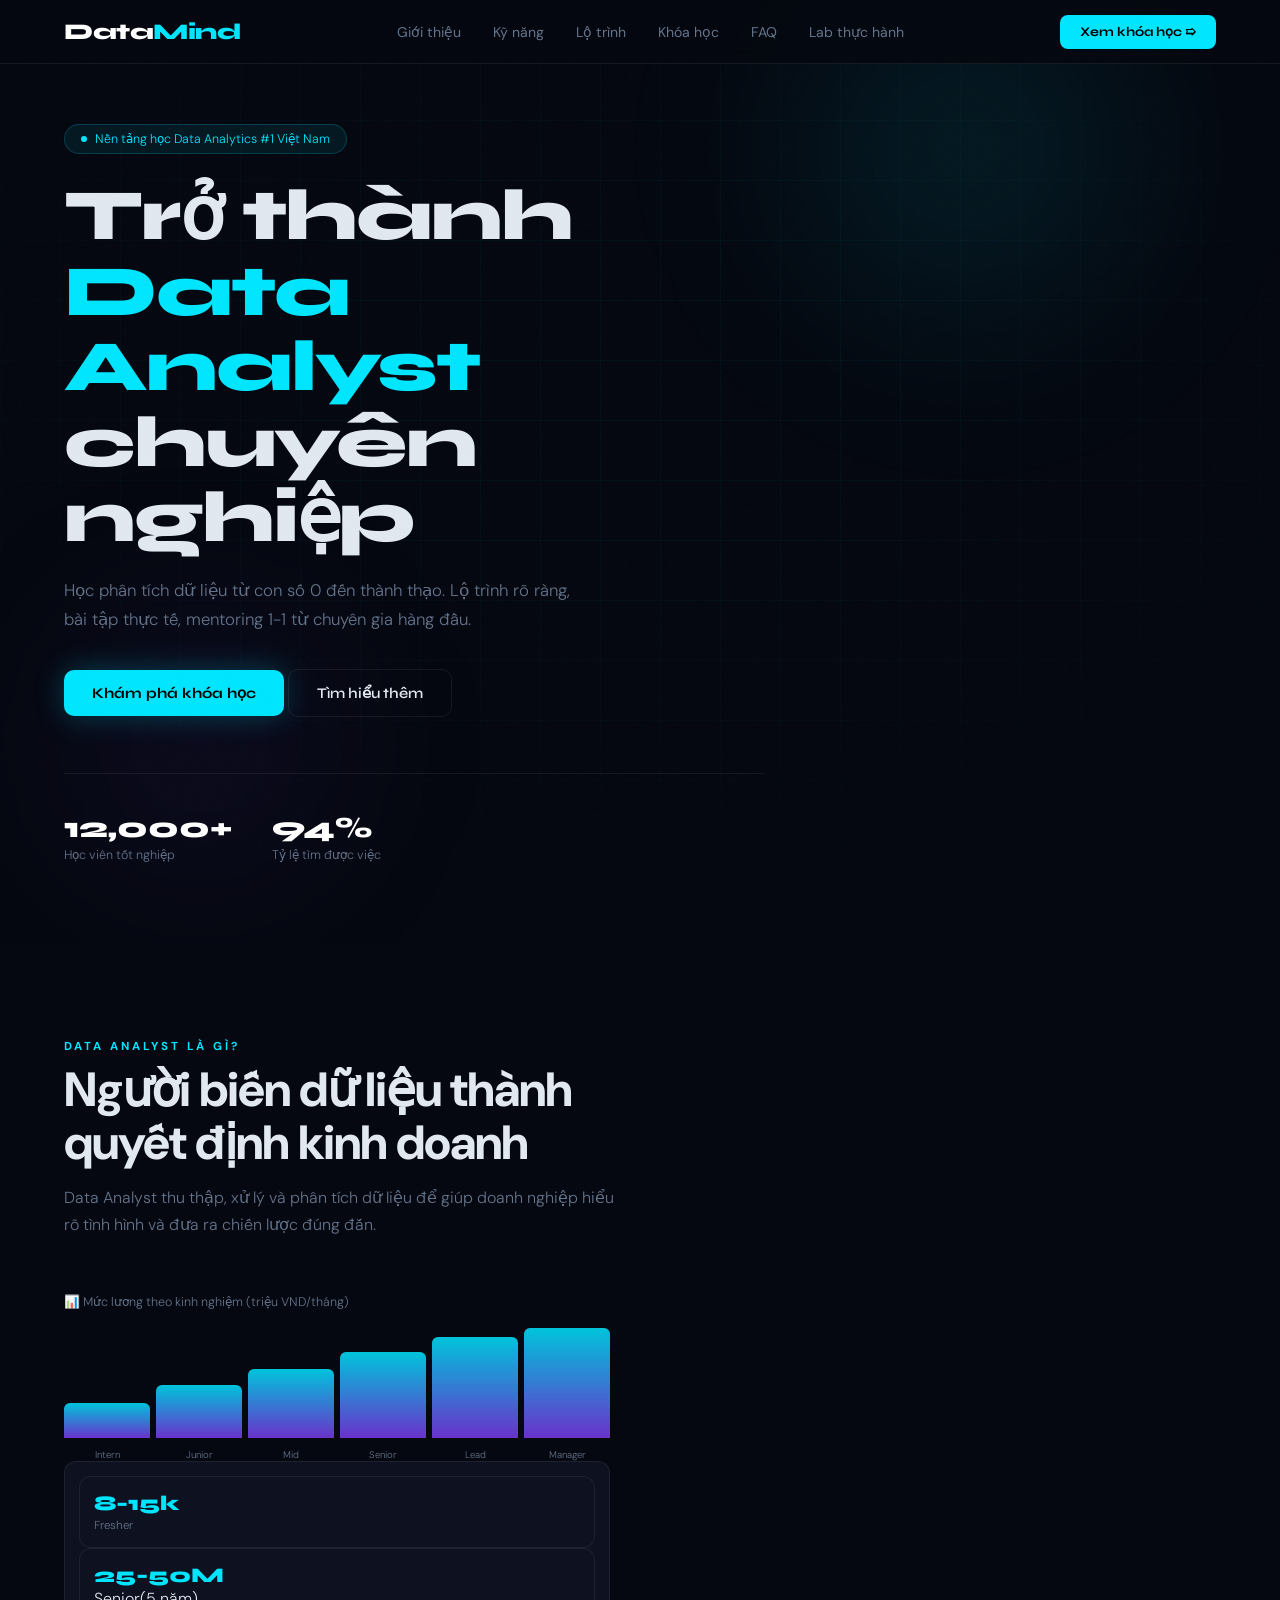
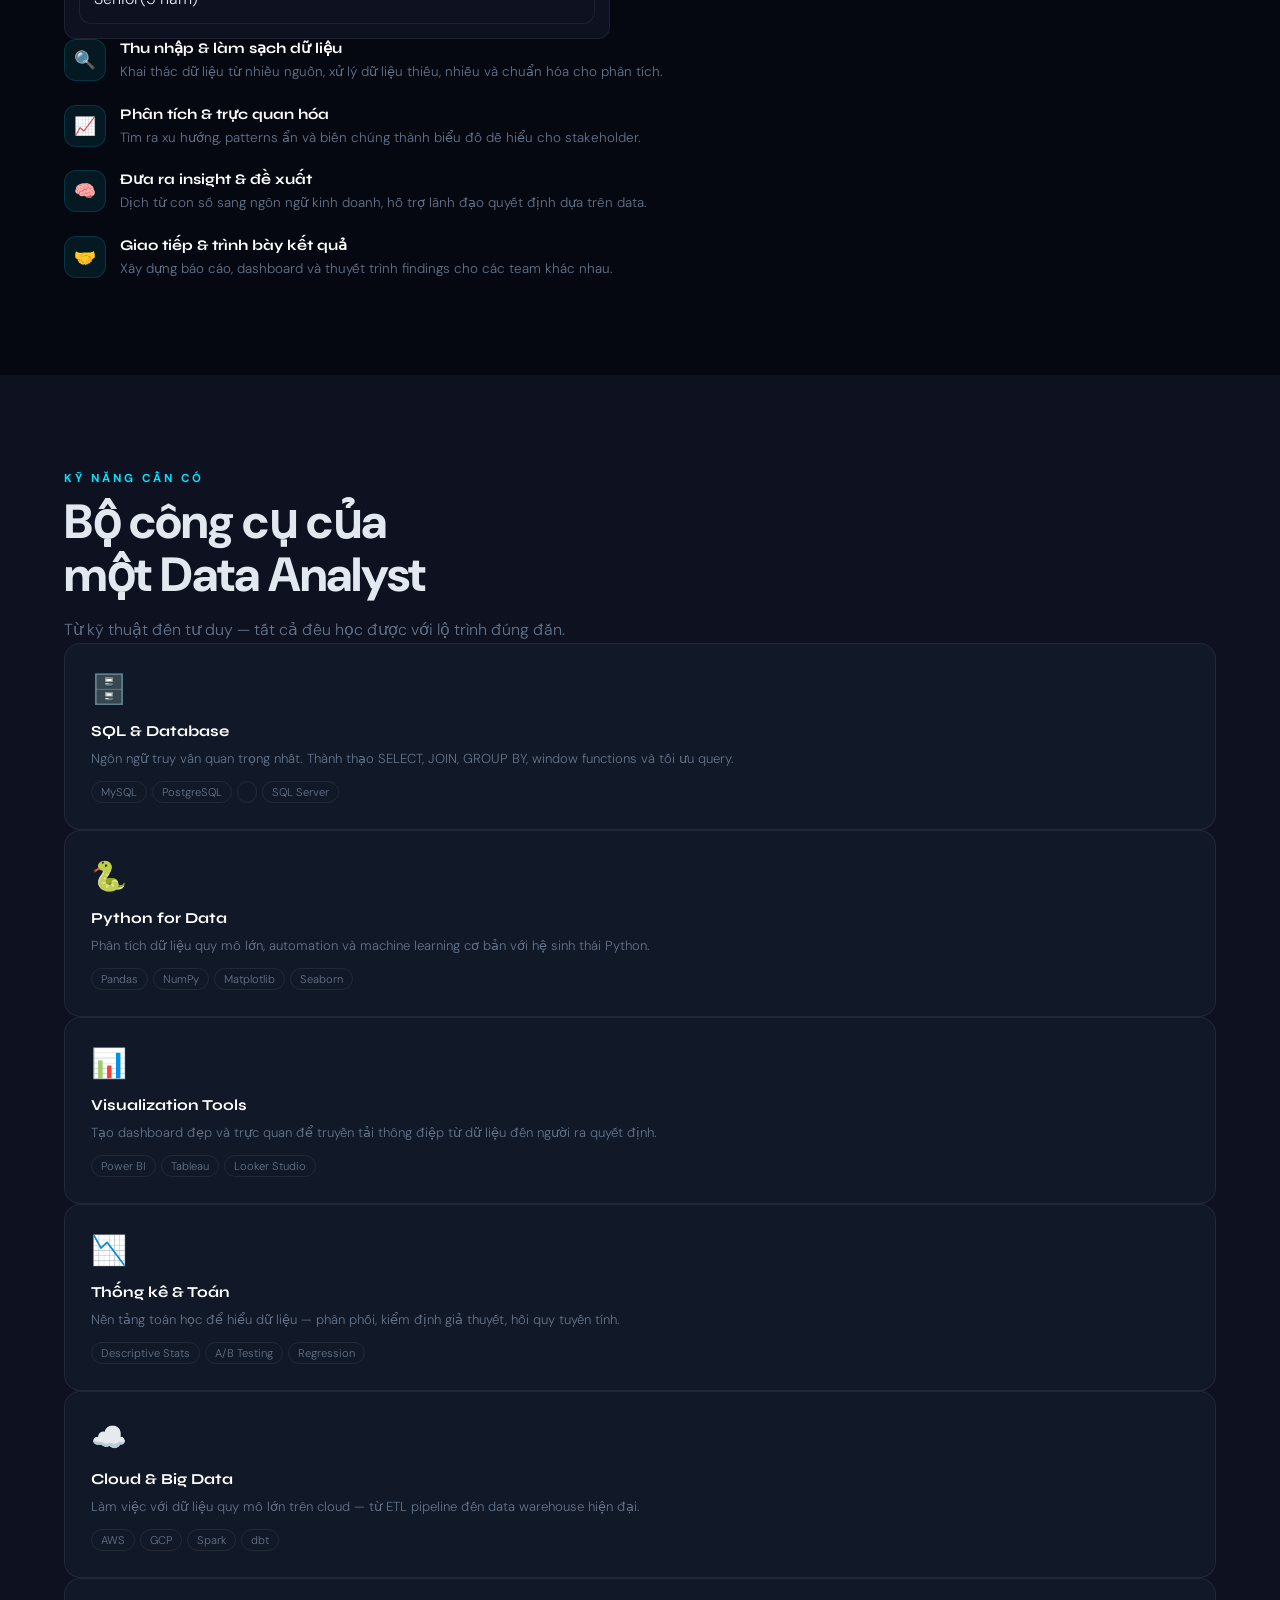
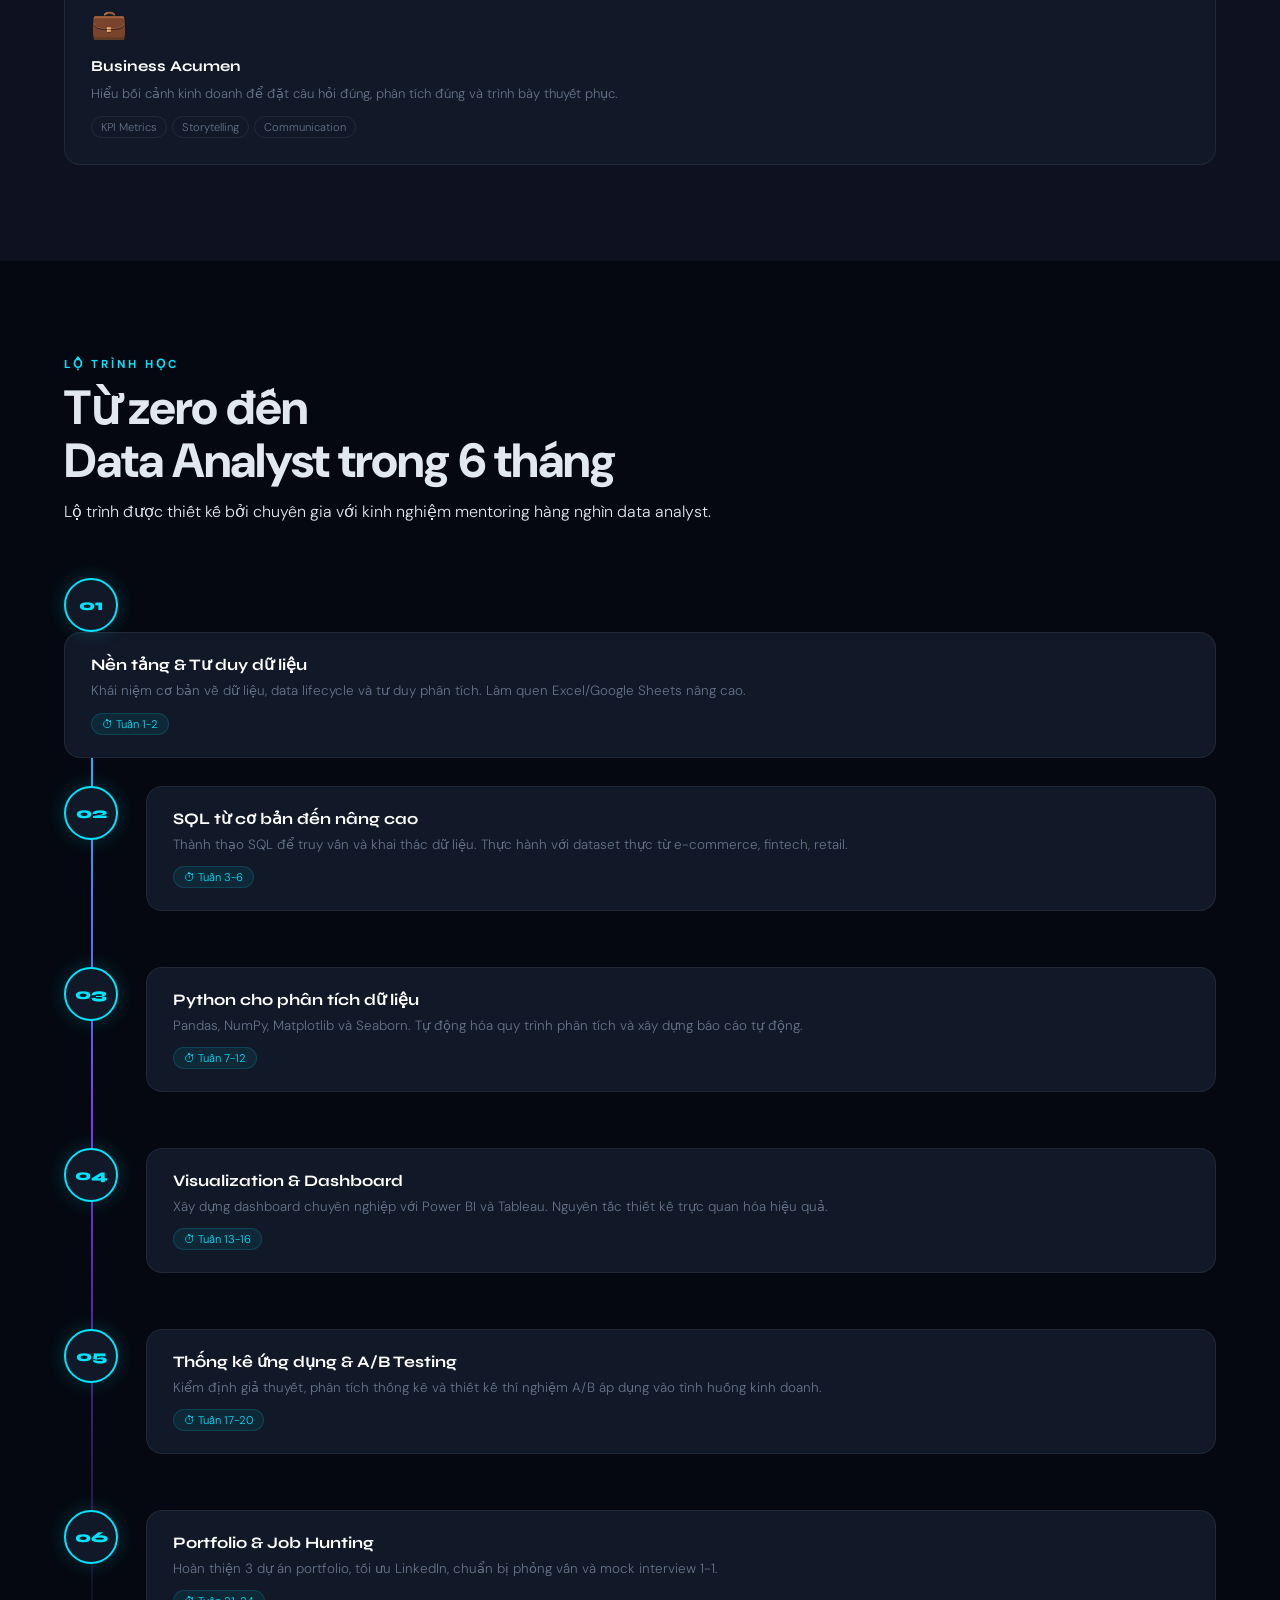
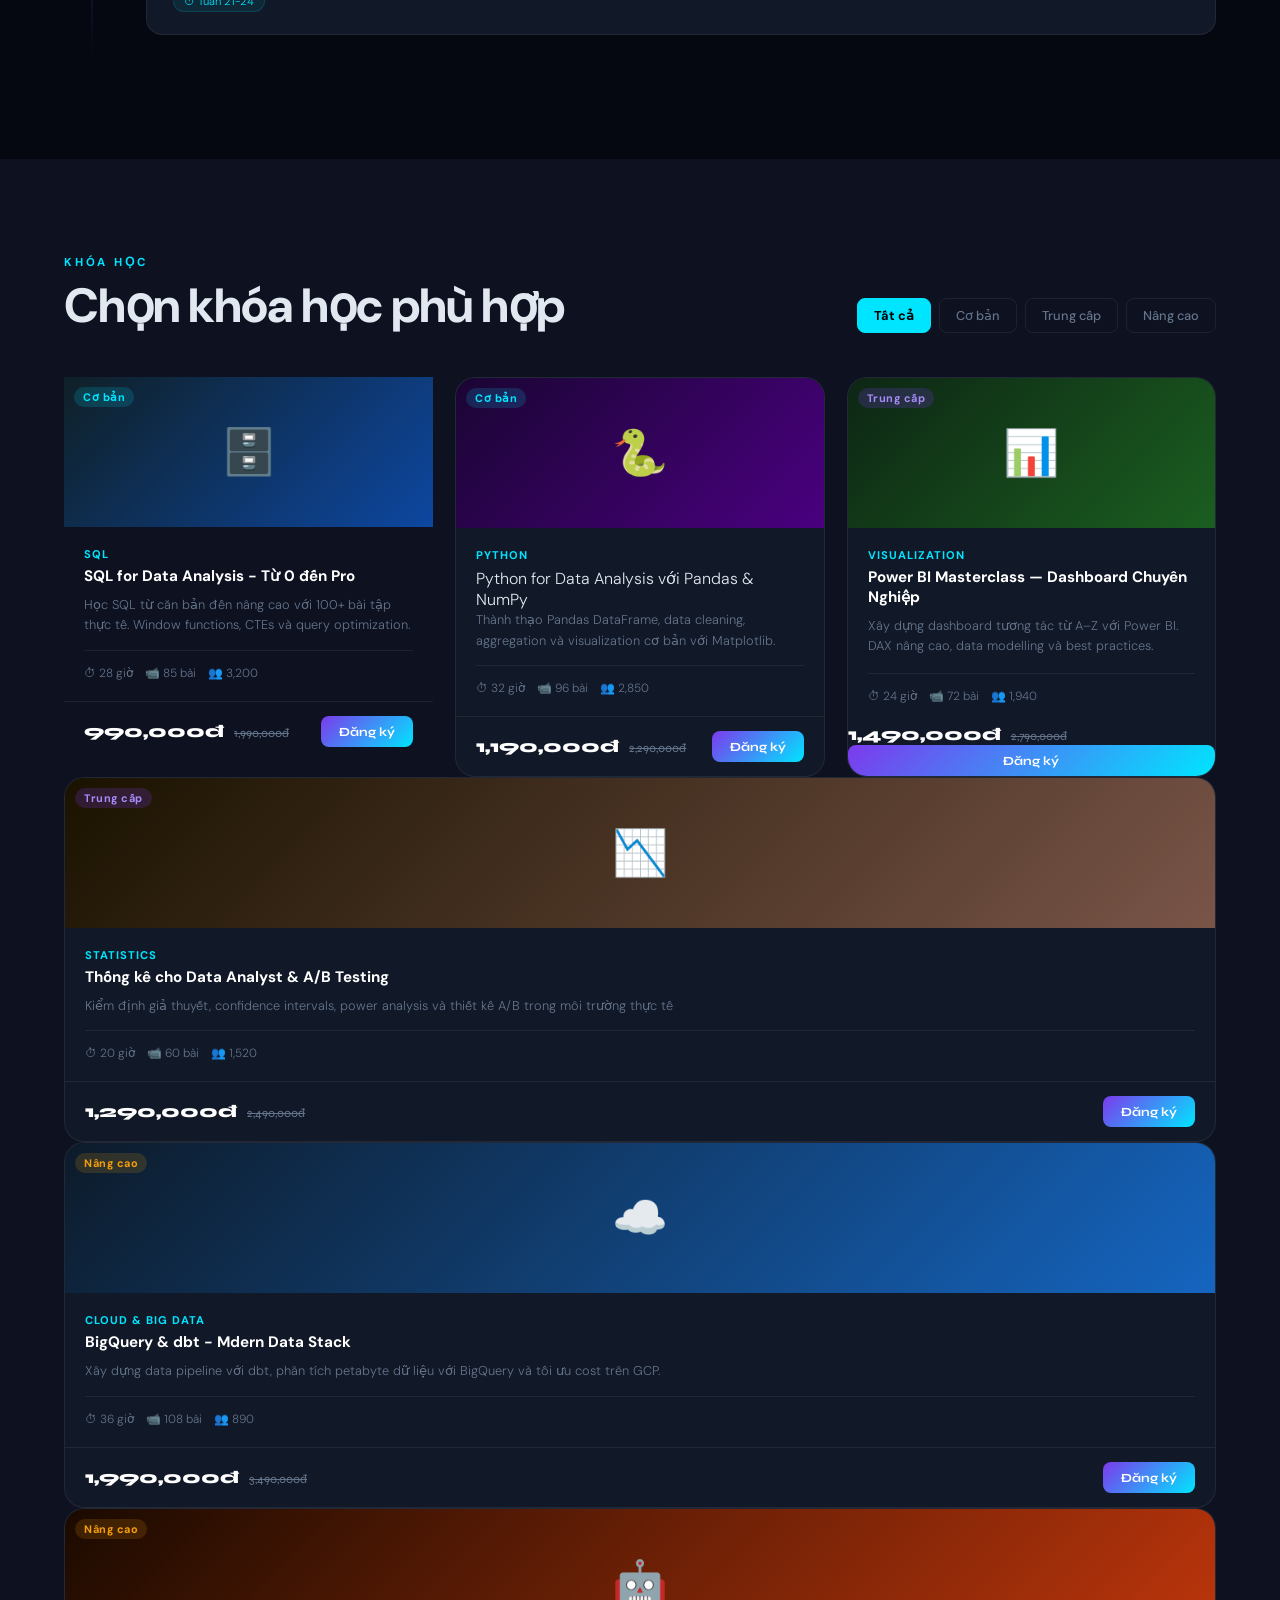
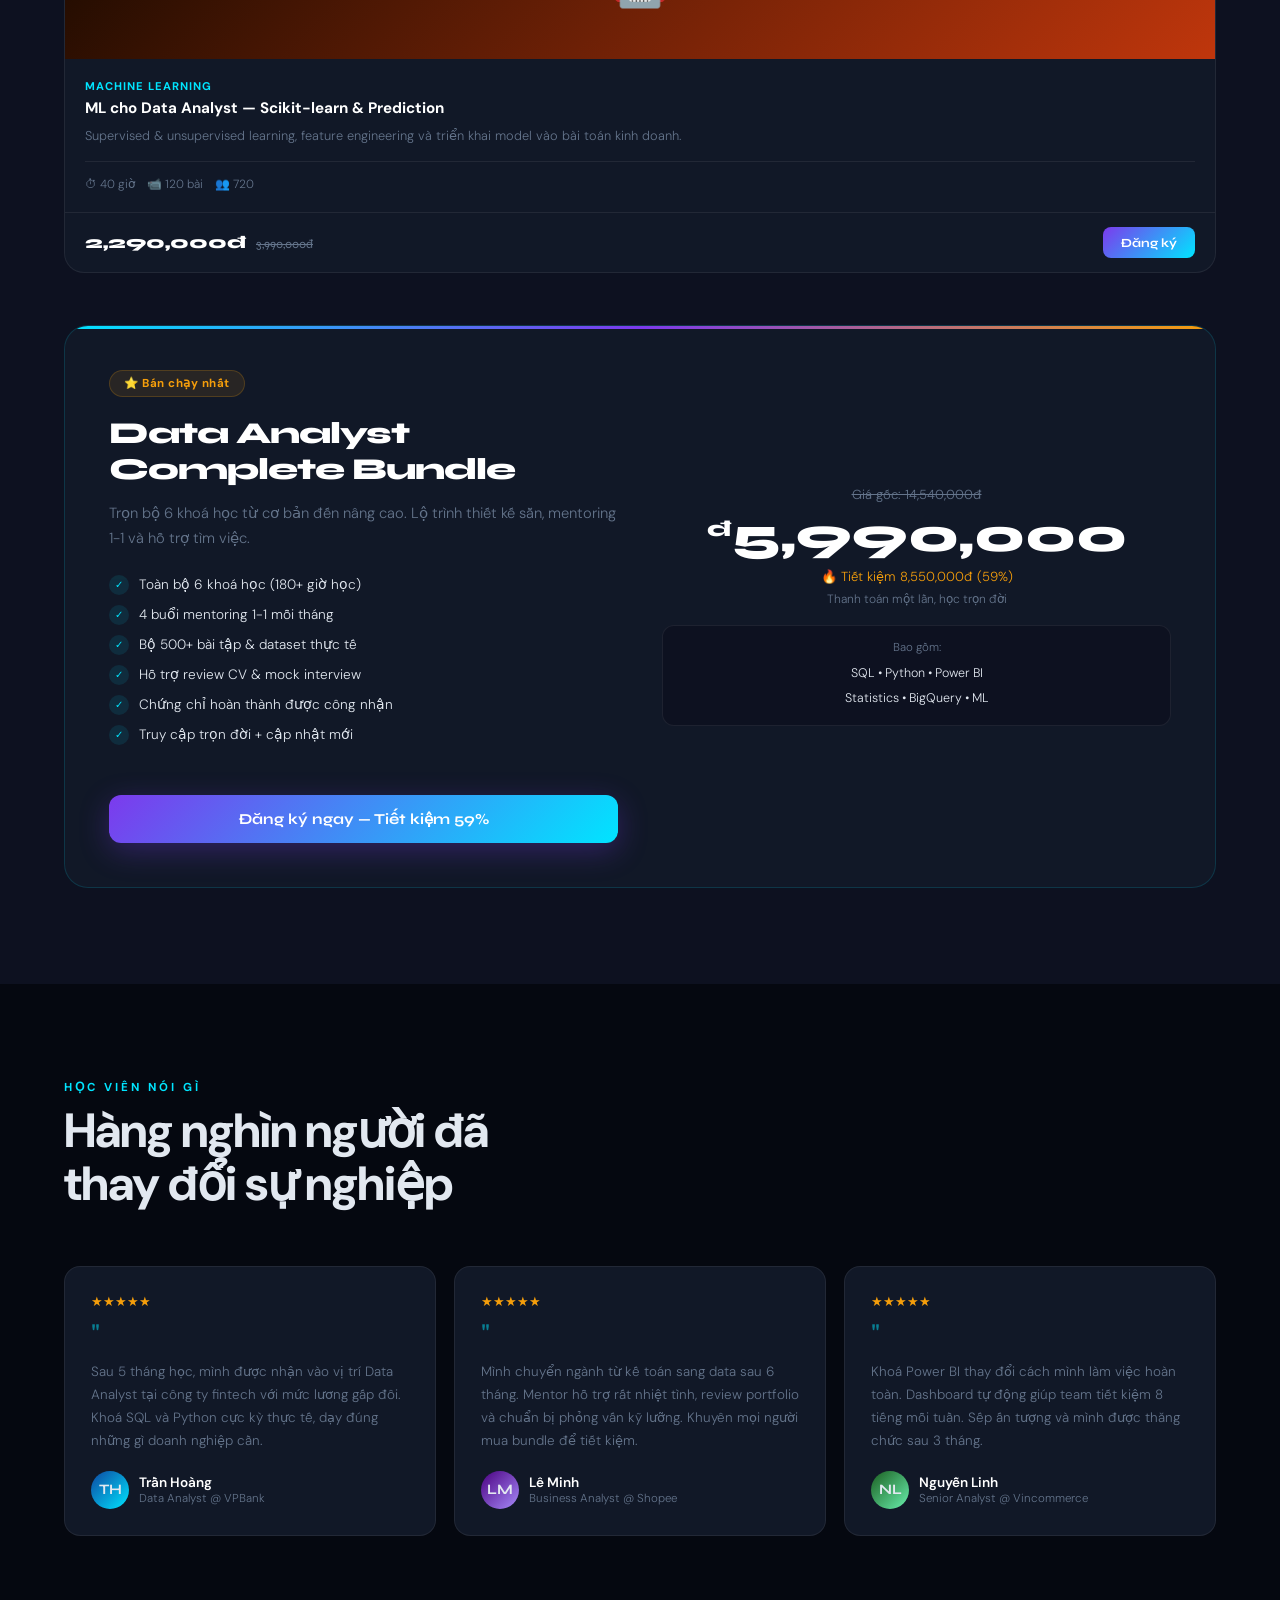
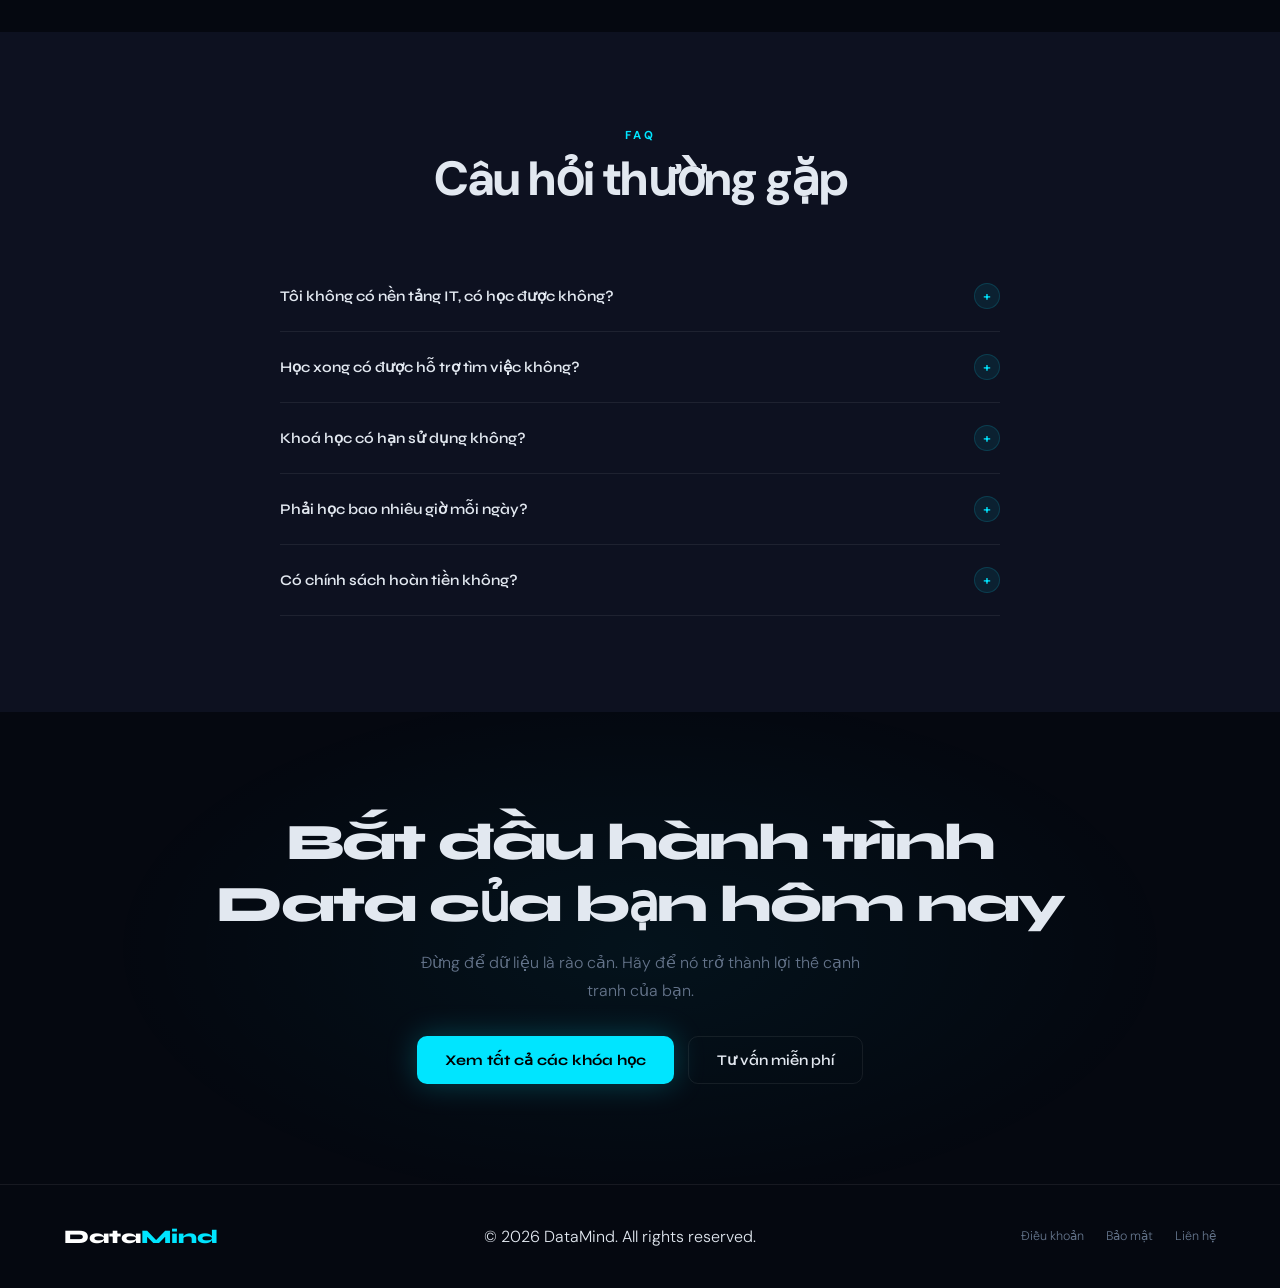
<file: index.html>
<!DOCTYPE html>
<html lang="en">
<head>
    <meta charset="UTF-8">
    <meta name="viewport" content="width=device-width, initial-scale=1.0">
    <title>Document</title>
    <link href="https://fonts.googleapis.com/css2?family=Syne:wght@400;600;700;800&family=DM+Sans:wght@300;400;500&display=swap" rel="stylesheet">
    <link rel="stylesheet"href="style.css">
</head>
<body>
    <nav id="mainNav">
    <a href="#" class="logo">Data<span>Mind</span></a>
    <ul class="nav-links">
        <li><a href="#about">Giới thiệu</a></li>
        <li><a href="#skills">Kỹ năng</a></li>
        <li><a href="#roadmap">Lộ trình</a></li>
        <li><a href="#courses">Khóa học</a></li>
        <li><a href="#faq">FAQ</a></li>
           <li><a href="lab.html"> Lab thực hành</a></li>
        
    </ul>
    <button class="nav-cta" onclick="document.getElementById('courses').scrollIntoView({behavior:'smooth'})">
        Xem khóa học ➯
    </button>
    <button class="hamburger" id="hamburger"onclick="toggleDrawer()"aria-label="Menu">
        <span></span><span></span><span></span>
    </button>
    </nav>
    <!--Mobile-->
    <div class="mobile-drawer"id="mobileDrawer">
        <a href="#about"       onclick="closeDrawer()">Giới thiệu</a>
        <a href="#skills"      onclick="closeDrawer()">Kỹ năng cần có</a>
        <a href="#roadmap"     onclick="closeDrawer()">Lộ trình học</a>
        <a href="#courses"     onclick="closeDrawer()">Khóa hoc</a>
        <a href="#testimonials"onclick="closeDrawer()">Học viên</a>
        <a href="#faq"         onclick="closeDrawer()">FAQ</a>
        <button class="drawer-cta"
        onclick="closeDrawer(); openModal('Tư vấn miễn phí','Miễn phí')">
        Tư vấn miễn phí 🎯
    </button>
    </div>
    <nav class="bottom-nav" id="bottomNav">
        <button class="bn-item active" onclick="scrollToSection('home',this)">
            <span class="bn-icon">🏠</span>Home
        </button>
        <button class="bn-item"onclick="scrollToSection('home',this)">
          <span class="bn-icon">⚡</span>Kỹ năng
        </button>
        <button class="bn-item"onclick="scrollToSection('home',this)">
            <span class="bn-icon">📚</span>Khóa học
        </button>
        <button class="bn-item"onclick="scrollToSection('home',this)">
            <span class="bn-icon">🚀</span>Lộ trình
        </button>
        <button class="bn-item"onclick="scrollToSection('home',this)">
            <span class="bn-icon">❓</span>FAQ
        </button>
    </nav>
    <!--Trang web đầu tiên-->
    <section class="hero"id="home">
        <div class="hero-grid"></div>
        <div class="hero-orb orb1"></div>
        <div class="hero-orb orb2"></div>

        <div class="hero-content">
         <div class="hero-badge">
            <span class="badge-dot"></span>
             Nền tảng học Data Analytics #1 Việt Nam
        </div>
        <h1>Trở thành<br><em>Data Analyst</em> chuyên nghiệp</h1>
        <p class="hero-desc">
            Học phân tích dữ liệu từ con số 0 đến thành thạo. Lộ trình rõ ràng,
            bài tập thực tế, mentoring 1-1 từ chuyên gia hàng đầu.
        </p>
        <div class="hero-action">
            <button class="btn-primary"
            onclick="document.getElementById('courses').scrollIntoView({behavior:'smooth'})">
            Khám phá khóa học
        </button>
        <button class="btn-ghost"
        onclick="document.geEtlementById('about').scroollIntoView({behavior:'smooth'})">
           Tìm hiểu thêm
        </button>
        </div>
        <div class="hero-stats">
            <div>
                <div class="stat-num">12,000+</div>
                <div class="stat-label">Học viên tốt nghiệp</div>
                
            </div>
            <div>
                <div class="stat-num">94%</div>
                <div class="stat-label">Tỷ lệ tìm được việc</div>
            </div>
        </div>
        </div>
    </section>
    <!--Giới thiệu về data-->
    <section id="about">
        <div class="section-label">Data Analyst là gì?</div>
        <div class="section-title">Người biến dữ liệu thành<br>quyết định kinh doanh</div>
        <p class="section-sub">
            Data Analyst thu thập, xử lý và phân tích dữ liệu để giúp doanh nghiệp
            hiểu rõ tình hình và đưa ra chiến lược đúng đắn.
        </p>
        <div class="about-grid">
            <!--cột trái biểu đồ lương-->
            <div class="about-visual reveal">
                <div class="chart-title">📊 Mức lương theo kinh nghiệm (triệu VND/tháng)</div>
                <div class="bar-chart">
                    <div class="bar" style="height:32%; animation-delay:.1s"></div>
                    <div class="bar" style="height:48%; animation-delay:.2s"></div>
                    <div class="bar" style="height:63%; animation-delay:.3s"></div>
                    <div class="bar" style="height:78%; animation-delay:.4s"></div>
                    <div class="bar" style="height:92%; animation-delay:.5s"></div>
                    <div class="bar" style="height:100%; animation-delay:.6s"></div>
                </div>
                <div class="bar-labels">
                    <span>Intern</span><span>Junior</span><span>Mid</span>
                    <span>Senior</span><span>Lead</span><span>Manager</span>
                </div>
                <div class="mini-card">
                     <div class="mini-card">
                      <div class="mini-card-num">8-15k</div>
                      <div class="mini-card-label">Fresher</div>
                    </div>
                    <div class="mini-card">
                        <div class="mini-card-num">25-50M</div>
                        <div class=""mini-card-label>Senior(5 năm)</div>
                    </div>
                </div>
            </div>
        </div>
        <!--Cột phải: vai trò công việc-->
        <div class="about-points">
        <div class="about-point reveal">
        <div class="point-icon">🔍</div>
        <div class="point-text">
            <h4>Thu nhập & làm sạch dữ liệu </h4>
            <p>Khai thác dữ liệu từ nhiều nguồn, xử lý dữ liệu thiếu, nhiễu và chuẩn hóa cho phân tích.</p>
        </div>
        </div>
        <div class="about-point reveal">
            <div class="point-icon">📈</div>
            <div class="point-text">
                <h4>Phân tích & trực quan hóa</h4>
                <p>Tìm ra xu hướng, patterns ẩn và biến chúng thành biểu đồ dễ hiểu cho stakeholder.</p>
            </div>
        </div>
        <div class="about-point reveal">
            <div class="point-icon">🧠</div>
            <div class="point-text">
                <h4>Đưa ra insight & đề xuất</h4>
                <p>Dịch từ con số sang ngôn ngữ kinh doanh, hỗ trợ lãnh đạo quyết định dựa trên data.</p>
            </div>
        </div>
        <div class="about-point reveal">
            <div class="point-icon">🤝</div>
            <div class="point-text">
                <h4>Giao tiếp & trình bày kết quả</h4>
                <p>Xây dựng báo cáo, dashboard và thuyết trình findings cho các team khác nhau.</p>
            </div>
        </div>
        </div>
    </div>
    </section>
    <!--Kĩ năng cần có-->
    <section id="skills" class="skills-bg">
        <div class="section-label">Kỹ năng cần có</div>
        <div class="section-title">Bộ công cụ của<br>một Data Analyst</div>
        <p class="section-sub">Từ kỹ thuật đến tư duy — tất cả đều học được với lộ trình đúng đắn.</p>
        <div class="skill-grid">
            <div class="skill-card reveal">
                <div class="skill-icon">🗄️</div>
                <h3>SQL & Database</h3>
                <p>Ngôn ngữ truy vấn quan trọng nhất. Thành thạo SELECT, JOIN, GROUP BY, window functions và tối ưu query.</p>
                <div class="skill-tags">
                    <span class="tag">MySQL</span>
                    <span class="tag">PostgreSQL</span>
                     <span class="tag"></span>
                    <span class="tag">SQL Server</span>
                   
                </div>
            </div>
            <div class="skill-card reveal">
                <div class="skill-icon">🐍</div>
                <h3>Python for Data</h3>
                <p>Phân tích dữ liệu quy mô lớn, automation và machine learning cơ bản với hệ sinh thái Python.</p>
                <div class="skill-tags">
                    <span class="tag">Pandas</span>
                    <span class="tag">NumPy</span>
                    <span class="tag">Matplotlib</span>
                    <span class="tag">Seaborn</span>
                </div>
            </div>
            <div class="skill-card reveal">
                <div class="skill-icon">📊</div>
                <h3>Visualization Tools</h3>
                <p>Tạo dashboard đẹp và trực quan để truyền tải thông điệp từ dữ liệu đến người ra quyết định.</p>
            <div class="skill-tags">
                <span class="tag">Power BI</span>
                <span class="tag">Tableau</span>
                <span class="tag">Looker Studio</span>
            </div>
            </div>
            <div class="skill-card reveal">
                <div class="skill-icon">📉</div>
                <h3>Thống kê & Toán</h3>
                <p>Nền tảng toán học để hiểu dữ liệu — phân phối, kiểm định giả thuyết, hồi quy tuyến tính.</p>
                <div class="skill-tags">
                    <span class="tag">Descriptive Stats</span>
                    <span class="tag">A/B Testing</span>
                    <span class="tag">Regression</span>
                </div>
            </div>
            <div class="skill-card reveal">
                <div class="skill-icon">☁️</div>
                <h3>Cloud & Big Data</h3>
                <p>Làm việc với dữ liệu quy mô lớn trên cloud — từ ETL pipeline đến data warehouse hiện đại.</p>
                <div class="skill-tags">
                    <span class="tag">AWS</span>
                    <span class="tag">GCP</span>
                    <span class="tag">Spark</span>
                    <span class="tag">dbt</span>
                </div>
            </div>
            <div class="skill-card reveal">
                <div class="skill-icon">💼</div>
                <h3>Business Acumen</h3>
                <p>Hiểu bối cảnh kinh doanh để đặt câu hỏi đúng, phân tích đúng và trình bày thuyết phục.</p>
                <div class="skill-tags">
                    <span class="tag">KPI Metrics</span>
                    <span class="tag">Storytelling</span>
                    <span class="tag">Communication</span>
                </div>
            </div>
        </div>
    </section>
    <!--ROADMAP lộ trình học 6 tháng-->
    <section id="roadmap">
        <div class="section-label">Lộ trình học</div>
        <div class="section-title">Từ zero đến<br>Data Analyst trong 6 tháng</div>
        <p class="selection-sub">Lộ trình được thiết kế bởi chuyên gia với kinh nghiệm mentoring hàng nghìn data analyst.</p>
        <div class="roadmap-line">
            <div class="roadmap-iitem reveal">
                <div class="road-num">01</div>
                <div class="road-content">
                    <h3>Nền tảng & Tư duy dữ liệu</h3>
                    <p>Khái niệm cơ bản về dữ liệu, data lifecycle và tư duy phân tích. Làm quen Excel/Google Sheets nâng cao.</p>
                    <span class="road-duration">⏱ Tuần 1-2</span>
                </div>
            </div>
            <div class="roadmap-item reveal">
                <div class="road-num">02</div>
                <div class="road-content">
                    <h3>SQL từ cơ bản đến nâng cao</h3>
                    <p>Thành thạo SQL để truy vấn và khai thác dữ liệu. Thực hành với dataset thực từ e-commerce, fintech, retail.</p>
                    <span class="road-duration">⏱ Tuần 3-6</span>
                </div>
            </div>
            <div class="roadmap-item reveal">
                <div class="road-num">03</div>
                <div class="road-content">
                    <h3>Python cho phân tích dữ liệu</h3>
                    <p>Pandas, NumPy, Matplotlib và Seaborn. Tự động hóa quy trình phân tích và xây dựng báo cáo tự động.</p>
                    <span class="road-duration">⏱ Tuần 7-12</span>
                       
                </div>
            </div>
            <div class="roadmap-item reveal">
                <div class="road-num">04</div>
                <div class="road-content">
                    <h3>Visualization & Dashboard</h3>
                    <p>Xây dựng dashboard chuyên nghiệp với Power BI và Tableau. Nguyên tắc thiết kế trực quan hóa hiệu quả.</p>
                    <span class="road-duration">⏱ Tuần 13-16</span>
                </div>
            </div>
            <div class="roadmap-item reveal">
                <div class="road-num">05</div>
                <div class="road-content">
                    <h3>Thống kê ứng dụng & A/B Testing</h3>
                    <p>Kiểm định giả thuyết, phân tích thống kê và thiết kế thí nghiệm A/B áp dụng vào tình huống kinh doanh.</p>
                    <span class="road-duration">⏱ Tuần 17-20</span>
                </div>
            </div>
            <div class="roadmap-item reveal">
                <div class="road-num">06</div>
                <div class="road-content">
                    <h3>Portfolio & Job Hunting</h3>
                    <p>Hoàn thiện 3 dự án portfolio, tối ưu LinkedIn, chuẩn bị phỏng vấn và mock interview 1-1.</p>
                    <span class="road-duration">⏱ Tuần 21-24</span>
                </div>

            </div>
        </div>
    </section>
    <!--COURSES- danh sách + bán khóa học-->
    <section id="courses" class="courses-bg">
        <div class="courses-header">
            <div>
                <div class="section-label">Khóa học</div>
                <div class="section-title" style="margin-bottom:0;">Chọn khóa học phù hợp</div>
            </div>
            <div class="filter-tabs">
                <button class="tab active" onclick="filterTab(this,'all')">Tất cả</button>
                <button class="tab" onclick="filterTab(this,'beginner')">Cơ bản</button>
                <button class="tab" onclick="filterTab(this,'inter')">Trung cấp</button>
                <button class="tab" onclick="filterTab(this,'advanced')">Nâng cao</button>
            </div>
        </div>
        <div class="courses-grid" id ="coursesGrid">
        <div class="courses-card reveal" data-level="beginner">
            <div class="course-thumb thumb-1">
                🗄️
                <span class="course-level lv-beginner">Cơ bản</span>
            </div>
            <div class="course-body">
                <div class="course-category">SQL</div>
                <div class="course-title">SQL for Data Analysis - Từ 0 đến Pro</div>
                <div class="course-desc">Học SQL từ căn bản đến nâng cao với 100+ bài tập thực tế. Window functions, CTEs và query optimization.</div>
                <div class="course-meta">
                    <span>⏱ 28 giờ</span><span>📹 85 bài</span><span>👥 3,200</span>
                </div>
            </div>
            <div class="course-footer">
                <div class="price">990,000đ  <span class="old-price"> 1,990,000đ</span></div>
                <button class="btn-enroll" onclick="openModal('SQL for Data Analysis','990,000đ')">Đăng ký</button>
            </div>
        </div>
        <div class="course-card reveal" data-level="beginner">
            <div class="course-thumb thumb-2">
                        🐍
                         <span class="course-level lv-beginner">Cơ bản</span>
            </div>
            <div class="course-body">
                <div class="course-category">Python</div>
                <div class="course-tilte">Python for Data Analysis với Pandas & NumPy</div>
                <div class="course-desc">Thành thạo Pandas DataFrame, data cleaning, aggregation và visualization cơ bản với Matplotlib.</div>
                <div class="course-meta">
                    <span>⏱ 32 giờ</span><span>📹 96 bài</span><span>👥 2,850</span>
                </div>
            </div>
            <div class="course-footer">
                <div class="price">1,190,000đ  <span class="old-price"> 2,290,000đ</span></div>
            <button class="btn-enroll" onclick="openModal('Python for Data Analysis','1,190,000đ')">Đăng ký</button>
            </div>
        </div>
        <div class="course-card reveal" data-level="inter">
            <div class="course-thumb thumb-3">
                📊
                <span class="course-level lv-inter">Trung cấp</span>
            </div>
            <div class="course-body">
                <div class="course-category">Visualization</div>
                <div class="course-title">Power BI Masterclass — Dashboard Chuyên Nghiệp</div>
                <div class="course-desc">Xây dựng dashboard tương tác từ A–Z với Power BI. DAX nâng cao, data modelling và best practices.</div>
                <div class="course-meta">
                    <span>⏱ 24 giờ</span><span>📹 72 bài</span><span>👥 1,940</span>
                </div>
            </div>
            <div class="price">1,490,000đ <span class="old-price">2,790,000đ</span></div>
            <button class="btn-enroll" onclick="openModal('Power BI Masterclass','1,490,000đ')">Đăng ký</button>
        </div>
        </div>
        <div class="course-card reveal" data-level="inter">
            <div class="course-thumb thumb-4">
                        📉
                     <span class="course-level lv-inter">Trung cấp</span>
            </div>
            <div class="course-body">
                <div class="course-category">Statistics</div>
                <div class="course-title">Thống kê cho Data Analyst & A/B Testing</div>
                <div class="course-desc">Kiểm định giả thuyết, confidence intervals, power analysis và thiết kế A/B trong môi trường thực tế</div>
                <div class="course-meta">
                    <span>⏱ 20 giờ</span><span>📹 60 bài</span><span>👥 1,520</span>
                </div>
            </div>
            <div class="course-footer">
                <div class="price">1,290,000đ <span class="old-price">2,490,000đ</span></div>
                <button class="btn-enroll" onclick="openModal('Thống kê & A/B Testing','1,290,000đ')">Đăng ký</button>
            </div>
        </div>
        <div class="course-card reveal" data-level="advanced">
            <div class="course-thumb thumb-5">
                  ☁️
                  <span class="course-level lv-advanced">Nâng cao</span>
            </div>
            <div class="course-body">
                <div class="course-category">Cloud & Big Data</div>
                <div class="course-title">BigQuery & dbt - Mdern Data Stack</div>
                <div class="course-desc">Xây dựng data pipeline với dbt, phân tích petabyte dữ liệu với BigQuery và tối ưu cost trên GCP.</div>
                <div class="course-meta">
                    <span>⏱ 36 giờ</span><span>📹 108 bài</span><span>👥 890</span>
                </div>
            </div>
            <div class="course-footer">
                <div class="price">1,990,000đ <span class="old-price">3,490,000đ</span></div>
                 <button class="btn-enroll" onclick="openModal('BigQuery & dbt','1,990,000đ')">Đăng ký</button>
            </div>
        </div>
        <div class="course-card reveal" data-level="advanced">
      <div class="course-thumb thumb-6">
        🤖
        <span class="course-level lv-advanced">Nâng cao</span>
      </div>
      <div class="course-body">
        <div class="course-category">Machine Learning</div>
        <div class="course-title">ML cho Data Analyst — Scikit-learn & Prediction</div>
        <div class="course-desc">Supervised & unsupervised learning, feature engineering và triển khai model vào bài toán kinh doanh.</div>
        <div class="course-meta">
          <span>⏱ 40 giờ</span><span>📹 120 bài</span><span>👥 720</span>
        </div>
      </div>
      <div class="course-footer">
        <div class="price">2,290,000đ <span class="old-price">3,990,000đ</span></div>
        <button class="btn-enroll" onclick="openModal('ML cho Data Analyst','2,290,000đ')">Đăng ký</button>
      </div>
    </div>
 
  </div>
  <div class="featured-card reveal">
    <div class="featured-left">
      <div class="featured-badge">⭐ Bán chạy nhất</div>
      <h2>Data Analyst<br>Complete Bundle</h2>
      <p>Trọn bộ 6 khoá học từ cơ bản đến nâng cao. Lộ trình thiết kế sẵn, mentoring 1-1 và hỗ trợ tìm việc.</p>
      <div class="featured-includes">
        <div class="fi-item"><div class="fi-check">✓</div>Toàn bộ 6 khoá học (180+ giờ học)</div>
        <div class="fi-item"><div class="fi-check">✓</div>4 buổi mentoring 1-1 mỗi tháng</div>
        <div class="fi-item"><div class="fi-check">✓</div>Bộ 500+ bài tập & dataset thực tế</div>
        <div class="fi-item"><div class="fi-check">✓</div>Hỗ trợ review CV & mock interview</div>
        <div class="fi-item"><div class="fi-check">✓</div>Chứng chỉ hoàn thành được công nhận</div>
        <div class="fi-item"><div class="fi-check">✓</div>Truy cập trọn đời + cập nhật mới</div>
      </div>
      <button class="btn-featured"
        onclick="openModal('Data Analyst Complete Bundle','5,990,000đ')">
        Đăng ký ngay — Tiết kiệm 59%
      </button>
    </div>
    <div class="featured-price-block">
      <div class="original-price">Giá gốc: 14,540,000đ</div>
      <div class="featured-main-price"><sup>đ</sup>5,990,000</div>
      <div class="featured-save">🔥 Tiết kiệm 8,550,000đ (59%)</div>
      <div class="featured-note">Thanh toán một lần, học trọn đời</div>
      <div class="bundle-includes">
        <div class="bundle-includes-label">Bao gồm:</div>
        <div class="bundle-includes-list">SQL • Python • Power BI<br>Statistics • BigQuery • ML</div>
      </div>
    </div>
  </div>
    </section>
    <!--Đánh giá học viên-->
    <section id="testimonials">
  <div class="section-label">Học viên nói gì</div>
  <div class="section-title">Hàng nghìn người đã<br>thay đổi sự nghiệp</div>
 
  <div class="testi-grid">
 
    <div class="testi-card reveal">
      <div class="stars">★★★★★</div>
      <div class="testi-quote">"</div>
      <div class="testi-text">Sau 5 tháng học, mình được nhận vào vị trí Data Analyst tại công ty fintech với mức lương gấp đôi. Khoá SQL và Python cực kỳ thực tế, dạy đúng những gì doanh nghiệp cần.</div>
      <div class="testi-author">
        <div class="testi-avatar av1">TH</div>
        <div>
          <div class="testi-name">Trần Hoàng</div>
          <div class="testi-role">Data Analyst @ VPBank</div>
        </div>
      </div>
    </div>
 
    <div class="testi-card reveal">
      <div class="stars">★★★★★</div>
      <div class="testi-quote">"</div>
      <div class="testi-text">Mình chuyển ngành từ kế toán sang data sau 6 tháng. Mentor hỗ trợ rất nhiệt tình, review portfolio và chuẩn bị phỏng vấn kỹ lưỡng. Khuyên mọi người mua bundle để tiết kiệm.</div>
      <div class="testi-author">
        <div class="testi-avatar av2">LM</div>
        <div>
          <div class="testi-name">Lê Minh</div>
          <div class="testi-role">Business Analyst @ Shopee</div>
        </div>
      </div>
    </div>
 
    <div class="testi-card reveal">
      <div class="stars">★★★★★</div>
      <div class="testi-quote">"</div>
      <div class="testi-text">Khoá Power BI thay đổi cách mình làm việc hoàn toàn. Dashboard tự động giúp team tiết kiệm 8 tiếng mỗi tuần. Sếp ấn tượng và mình được thăng chức sau 3 tháng.</div>
      <div class="testi-author">
        <div class="testi-avatar av3">NL</div>
        <div>
          <div class="testi-name">Nguyễn Linh</div>
          <div class="testi-role">Senior Analyst @ Vincommerce</div>
        </div>
      </div>
    </div>
 
  </div>
</section>
<!--FAQ-->
<section id="faq" class="faq-bg">
  <div class="faq-header">
    <div class="section-label">FAQ</div>
    <div class="section-title">Câu hỏi thường gặp</div>
  </div>
  <div class="faq-list">
    <div class="faq-item">
      <button class="faq-q" onclick="toggleFaq(this)">
        Tôi không có nền tảng IT, có học được không?
        <div class="faq-icon">+</div>
      </button>
      <div class="faq-a">Hoàn toàn có thể! Các khoá học thiết kế từ zero, không yêu cầu lập trình trước. Nhiều học viên thành công xuất phát từ kế toán, marketing hay hoàn toàn không liên quan công nghệ.</div>
    </div>
    <div class="faq-item">
      <button class="faq-q" onclick="toggleFaq(this)">
        Học xong có được hỗ trợ tìm việc không?
        <div class="faq-icon">+</div>
      </button>
      <div class="faq-a">Khi mua Complete Bundle, bạn được hỗ trợ review CV, LinkedIn, mock interview 1-1 và kết nối mạng lưới doanh nghiệp đối tác. Tỷ lệ tìm được việc sau 3 tháng tốt nghiệp là 94%.</div>
    </div>
    <div class="faq-item">
      <button class="faq-q" onclick="toggleFaq(this)">
        Khoá học có hạn sử dụng không?
        <div class="faq-icon">+</div>
      </button>
      <div class="faq-a">Không! Bạn có quyền truy cập trọn đời kể cả các bài học cập nhật mới. Một lần mua, học mãi mãi.</div>
    </div>
    <div class="faq-item">
      <button class="faq-q" onclick="toggleFaq(this)">
        Phải học bao nhiêu giờ mỗi ngày?
        <div class="faq-icon">+</div>
      </button>
      <div class="faq-a">Khuyến nghị 1-2 giờ/ngày. Học đều đặn 1.5 giờ/ngày có thể hoàn thành lộ trình trong 6 tháng. Hoàn toàn linh hoạt theo tốc độ của bạn.</div>
    </div>
    <div class="faq-item">
      <button class="faq-q" onclick="toggleFaq(this)">
        Có chính sách hoàn tiền không?
        <div class="faq-icon">+</div>
      </button>
      <div class="faq-a">Có! Hoàn tiền 100% trong vòng 30 ngày nếu không hài lòng, không cần giải thích.</div>
    </div>
  </div>
</section>
<!--Kêu gọi học viên-->
<section class="cta-section">
    <div class="cta-bg"></div>
    <h2>Bắt đầu hành trình<br>Data của bạn hôm nay</h2>
    <p>Đừng để dữ liệu là rào cản. Hãy để nó trở thành lợi thế cạnh tranh của bạn.</p>
    <div class="cta-actions">
        <button class="btn-primary"
        onclick="document.getElementById('courses').scrollIntoView({behavior:'smooth'})">
        Xem tất cả các khóa học
    </button>
  <button class="btn-ghost"
  onclick="openModal('Tư vấn miễn phí','Miễn phí')">
    Tư vấn miễn phí
</button>
    </div>
</section>
<!--FOOTER-->
<footer>
    <div class="footer-logo">Data<span>Mind</span></div>
    <div calss="footer-copy">© 2026 DataMind. All rights reserved.</div>
    <div class="footer-links">
        <a href="#">Điều khoản</a>
        <a href="#">Bảo mật</a>
        <a href="#">Liên hệ</a>
    </div>
</footer>
<!--MODAL- POPUP đăng ký khóa học-->
<div class="modal-overlay" id="modalOverlay" onclick="closeModalOutside(event)">
    <div class="modal" id="modalBox">
        <button class="modal-close" onclick="closeModal()">X</button>
        <h3>Đăng ký khóa học</h3>
        <div class="modal-course-name" id="modalCourseName"></div>
    <div class="form-group">
      <label>Họ và tên</label>
      <input type="text" placeholder="Nguyễn Văn A">
    </div>
    <div class="form-group">
      <label>Email</label>
      <input type="email" placeholder="example@gmail.com">
    </div>
    <div class="form-group">
      <label>Số điện thoại</label>
      <input type="tel" placeholder="0901 234 567">
    </div>
    <div class="price-row">
      <span class="price-label">Học phí</span>
      <span class="price" id="modalPrice"></span>
    </div>
    <button class="btn-submit" onclick="submitEnroll()">Xác nhận đăng ký →</button>
  </div>
</div>
    <script src="script.js"></script>
</body>
</html>
</file>
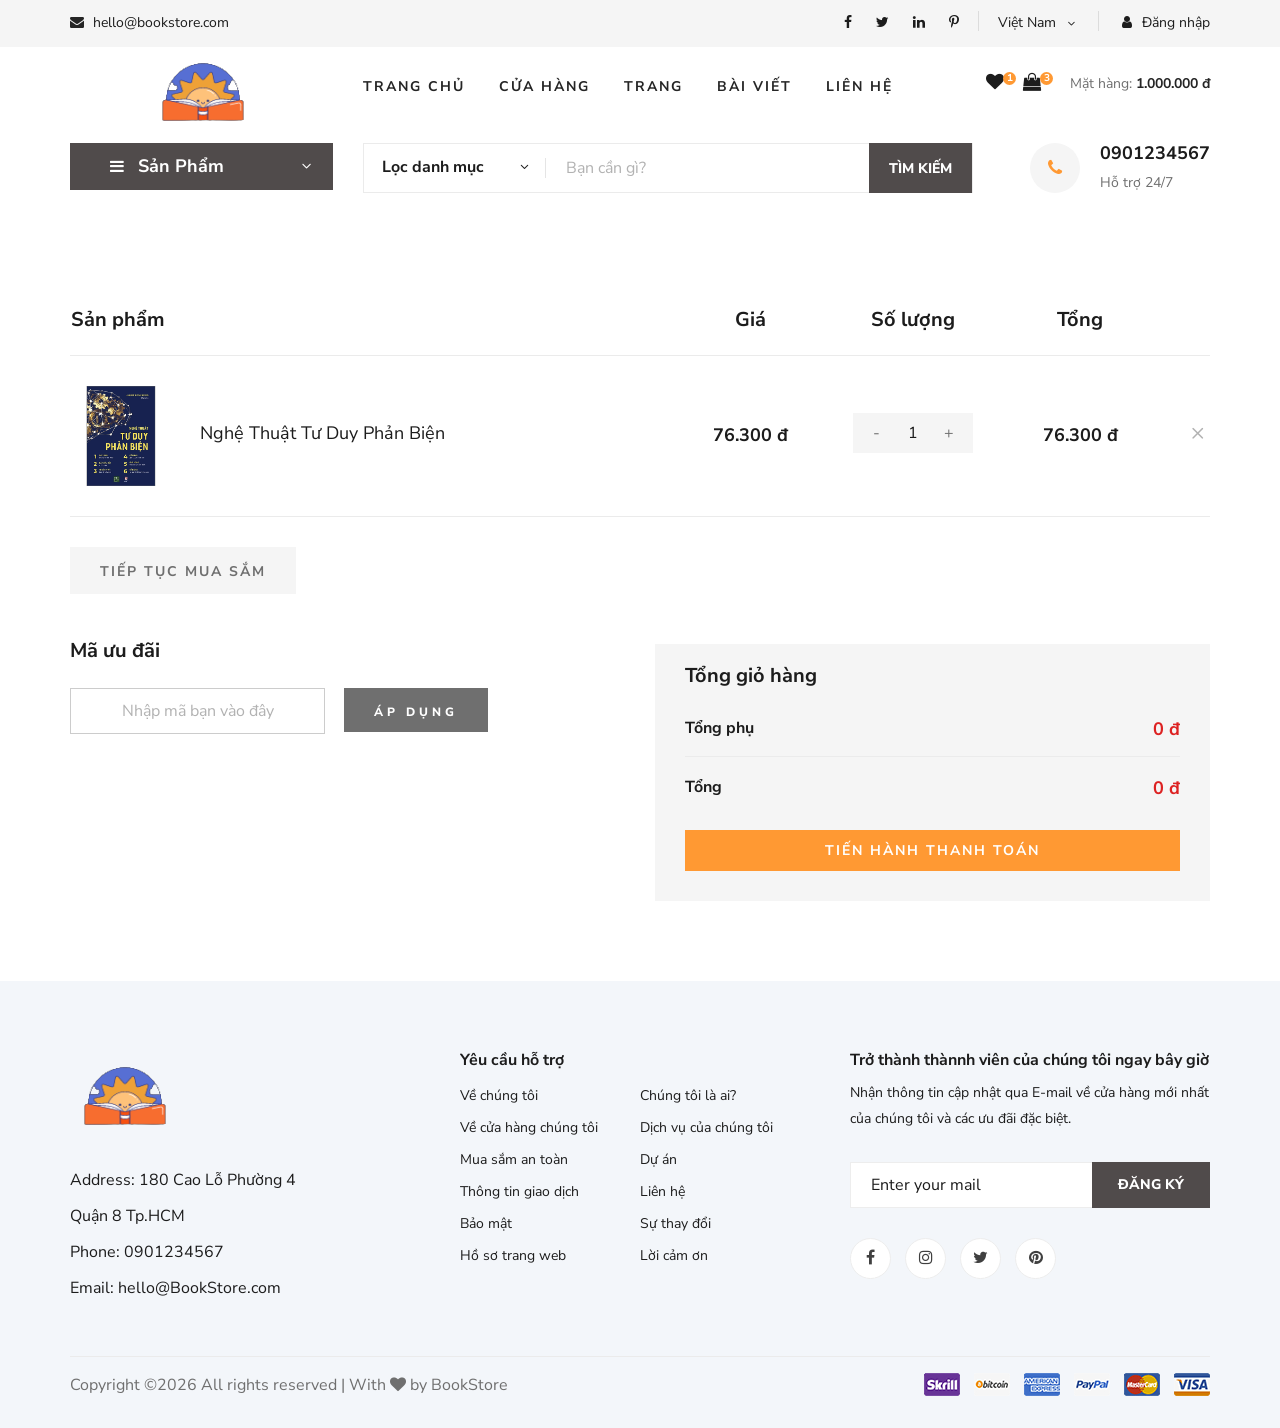
<file: LAB/lab7/Lab07/demo_bai_2/index.html>
<!DOCTYPE html>
<html lang="zxx">

<head>
    <meta charset="UTF-8">
    <meta name="description" content="Ogani Template">
    <meta name="keywords" content="Ogani, unica, creative, html">
    <meta name="viewport" content="width=device-width, initial-scale=1.0">
    <meta http-equiv="X-UA-Compatible" content="ie=edge">
    <title>Nice | BookStore</title>
    
    <!-- Google Font -->
    <link href="https://fonts.googleapis.com/css2?family=Nunito Sans:wght@200;300;400;600;900&display=swap" rel="stylesheet">
    
    <!-- Css Styles -->
    <link rel="stylesheet" href="css/bootstrap.min.css" type="text/css">
    <link rel="stylesheet" href="css/font-awesome.min.css" type="text/css">
    <link rel="stylesheet" href="css/elegant-icons.css" type="text/css">
    <link rel="stylesheet" href="css/nice-select.css" type="text/css">
    <link rel="stylesheet" href="css/jquery-ui.min.css" type="text/css">
    <link rel="stylesheet" href="css/owl.carousel.min.css" type="text/css">
    <link rel="stylesheet" href="css/slicknav.min.css" type="text/css">
    <link rel="stylesheet" href="css/style.css" type="text/css">


</head>

<body>
    <!-- Page Preloder -->
    <div id="preloder">
        <div class="loader"></div>
    </div>

    <!-- Humberger Begin -->
    <div class="humberger__menu__overlay"></div>
    <div class="humberger__menu__wrapper">
        <div class="humberger__menu__logo">
            <a href="#"><img src="img/logo.png" alt=""></a>
        </div>
        <div class="humberger__menu__cart">
            <ul>
                <li><a href="#"><i class="fa fa-heart"></i> <span>1</span></a></li>
                <li><a href="#"><i class="fa fa-shopping-bag"></i> <span>3</span></a></li>
            </ul>
            <div class="header__cart__price">Mặt hàng: <span>1.000.000 đ</span></div>
        </div>
        <div class="humberger__menu__widget">
            <div class="header__top__right__language">
                <div>Việt Nam</div>
                <span class="arrow_carrot-down"></span>
                <ul>
                    <li><a href="#">Spanis</a></li>
                    <li><a href="#">English</a></li>
                </ul>
            </div>
            <div class="header__top__right__auth">
                <a href="#"><i class="fa fa-user"></i> Đăng nhập</a>
            </div>
        </div>
        <nav class="humberger__menu__nav mobile-menu">
            <ul>
                <li><a href="./index.html">Trang chủ</a></li>
                <li><a href="./shop-grid.html">Cửa hàng</a></li>
                <li><a href="#">Trang</a>
                    <ul class="header__menu__dropdown">
                        <li><a href="./shop-details.html">Cửa hàng chi tiết</a></li>
                        <li><a href="./shoping-cart.html">Giỏ hàng</a></li>
                        <li><a href="./checkout.html">Thủ tục thanh toán</a></li>
                        <li><a href="./blog-details.html">Chi tiết bài viết</a></li>
                    </ul>
                </li>
                <li><a href="./blog.html">Bài viết</a></li>
                <li><a href="./contact.html">Liên hệ</a></li>
            </ul>
        </nav>
        <div id="mobile-menu-wrap"></div>
        <div class="header__top__right__social">
            <a href="#"><i class="fa fa-facebook"></i></a>
            <a href="#"><i class="fa fa-twitter"></i></a>
            <a href="#"><i class="fa fa-linkedin"></i></a>
            <a href="#"><i class="fa fa-pinterest-p"></i></a>
        </div>
        <div class="humberger__menu__contact">
            <ul>
                <li><i class="fa fa-envelope"></i> hello@bookstore.com</li>
            </ul>
        </div>
    </div>
    <!-- Humberger End -->

    <!-- Header Section Begin -->
    <header class="header">
        <div class="header__top">
            <div class="container">
                <div class="row">
                    <div class="col-lg-6 col-md-6">
                        <div class="header__top__left">
                            <ul>
                                <li><i class="fa fa-envelope"></i> hello@bookstore.com</li>
                            </ul>
                        </div>
                    </div>
                    <div class="col-lg-6 col-md-6">
                        <div class="header__top__right">
                            <div class="header__top__right__social">
                                <a href="#"><i class="fa fa-facebook"></i></a>
                                <a href="#"><i class="fa fa-twitter"></i></a>
                                <a href="#"><i class="fa fa-linkedin"></i></a>
                                <a href="#"><i class="fa fa-pinterest-p"></i></a>
                            </div>
                            <div class="header__top__right__language">
                                <div>Việt Nam</div>
                                <span class="arrow_carrot-down"></span>
                                <ul>
                                    <li><a href="#">Spanis</a></li>
                                    <li><a href="#">English</a></li>
                                </ul>
                            </div>
                            <div class="header__top__right__auth">
                                <a href="#"><i class="fa fa-user"></i> Đăng nhập</a>
                            </div>
                        </div>
                    </div>
                </div>
            </div>
        </div>
        <div class="container">
            <div class="row">
                <div class="col-lg-3">
                    <div class="header__logo">
                        <a href="./index.html"><img src="img/logo.png" alt=""></a>
                    </div>
                </div>
                <div class="col-lg-6">
                    <nav class="header__menu">
                        <ul class="ul-menu">
                            <li><a href="./index.html">Trang chủ</a></li>
                            <li><a href="./shop-grid.html">Cửa hàng</a></li>
                            <li><a href="#">Trang</a>
                                <ul class="header__menu__dropdown">
                                    <li><a href="./shop-details.html">Cửa hàng chi tiết</a></li>
                                    <li><a href="./shoping-cart.html">Giỏ hàng</a></li>
                                    <li><a href="./checkout.html">Thủ tục thanh toán</a></li>
                                    <li><a href="./blog-details.html">Chi tiết bài viết</a></li>
                                </ul>
                            </li>
                            <li><a href="./blog.html">Bài viết</a></li>
                            <li><a href="./contact.html">Liên hệ</a></li>
                        </ul>
                    </nav>
                </div>
                <div class="col-lg-3">
                    <div class="header__cart">
                        <ul>
                            <li><a href="#"><i class="fa fa-heart"></i> <span>1</span></a></li>
                            <li><a href="#"><i class="fa fa-shopping-bag"></i> <span>3</span></a></li>
                        </ul>
                        <div class="header__cart__price">Mặt hàng: <span>1.000.000 đ</span></div>
                    </div>
                </div>
            </div>
            <div class="humberger__open">
                <i class="fa fa-bars"></i>
            </div>
        </div>
    </header>
    <!-- Header Section End -->

    <!-- Hero Section Begin -->
    <section class="hero hero-normal">
        <div class="container">
            <div class="row">
                <div class="col-lg-3">
                    <div class="hero__categories">
                        <div class="hero__categories__all">
                            <i class="fa fa-bars"></i>
                            <span>Sản Phẩm</span>
                        </div>
                        <ul>
                            <li><a href="#">Văn học</a></li>
                            <li><a href="#">Kinh tế</a></li>
                            <li><a href="#">Thiếu nhi</a></li>
                            <li><a href="#">Kĩ năng sống</a></li>
                            <li><a href="#">Giáo khoa</a></li>
                            <li><a href="#">Từ điển</a></li>
                            <li><a href="#">Lịch sử</a></li>
                            <li><a href="#">Y học</a></li>
                            <li><a href="#">Tạp chí</a></li>
                            <li><a href="#">Ngoại ngữ</a></li>
                            <li><a href="#">Giáo trình</a></li>
                        </ul>
                    </div>
                </div>
                <div class="col-lg-9">
                    <div class="hero__search">
                        <div class="hero__search__form">
                            <form action="#">
                                <div class="hero__search__categories">
                                    Lọc danh mục
                                    <span class="arrow_carrot-down"></span>
                                </div>
                                <input type="text" placeholder="Bạn cần gì?">
                                <button type="submit" class="site-btn">TÌM KIẾM</button>
                            </form>
                        </div>
                        <div class="hero__search__phone">
                            <div class="hero__search__phone__icon">
                                <i class="fa fa-phone"></i>
                            </div>
                            <div class="hero__search__phone__text">
                                <h5>0901234567</h5>
                                <span>Hỗ trợ 24/7 </span>
                            </div>
                        </div>
                    </div>
                </div>
            </div>
        </div>
    </section>
    <!-- Hero Section End -->

    <!-- Shoping Cart Section Begin -->
    <section class="shoping-cart spad">
        <div class="container">
            <div class="row">
                <div class="col-lg-12">
                    <div class="shoping__cart__table">
                        <table>
                            <thead>
                                <tr>
                                    <th class="shoping__product">Sản phẩm</th>
                                    <th>Giá</th>
                                    <th>Số lượng</th>
                                    <th>Tổng</th>
                                    <th></th>
                                </tr>
                            </thead>
                            <tbody>
                                <tr>
                                    <td class="shoping__cart__item">
                                        <img src="img/featured/Book_2.jpg" alt="" width="100px">
                                        <h5>Nghệ Thuật Tư Duy Phản Biện</h5>
                                    </td>
                                    <td class="shoping__cart__price">
                                        76.300 đ
                                    </td>
                                    <td class="shoping__cart__quantity">
                                        <div class="quantity">
                                            <div class="pro-qty">
                                                <input value="1" id="quantity" >
                                            </div>
                                        </div>
                                    </td>
                                    <td class="shoping__cart__total" id="total">
                                        76.300 đ
                                    </td>
                                    <td class="shoping__cart__item__close">
                                        <span class="icon_close"></span>
                                    </td>
                                </tr>
                            </tbody>
                        </table>
                    </div>
                </div>
            </div>
            <div class="row">
                <div class="col-lg-12">
                    <div class="shoping__cart__btns">
                        <a href="#" class="primary-btn cart-btn">TIẾP TỤC MUA SẮM</a>
                    </div>
                </div>
                <div class="col-lg-6">
                    <div class="shoping__continue">
                        <div class="shoping__discount">
                            <h5>Mã ưu đãi</h5>
                            <form action="#">
                                <input type="text" placeholder="Nhập mã bạn vào đây">
                                <button type="submit" class="site-btn">ÁP DỤNG</button>
                            </form>
                        </div>
                    </div>
                </div>
                <div class="col-lg-6">
                    <div class="shoping__checkout">
                        <h5>Tổng giỏ hàng</h5>
                        <ul>
                            <li>Tổng phụ <span>0 đ</span></li>
                            <li>Tổng <span>0 đ</span></li>
                        </ul>
                        <a href="#" class="primary-btn">Tiến hành thanh toán</a>
                    </div>
                </div>
            </div>
        </div>
    </section>
    <!-- Shoping Cart Section End -->


    <!-- Footer Section Begin -->
    <footer class="footer spad">
        <div class="container">
            <div class="row">
                <div class="col-lg-3 col-md-6 col-sm-6">
                    <div class="footer__about">
                        <div class="footer__about__logo">
                            <a href="./index.html"><img src="img/logo.png" alt=""></a>
                        </div>
                        <ul>
                            <li>Address: 180 Cao Lỗ Phường 4 Quận 8 Tp.HCM</li>
                            <li>Phone: 0901234567</li>
                            <li>Email: hello@BookStore.com</li>
                        </ul>
                    </div>
                </div>
                <div class="col-lg-4 col-md-6 col-sm-6 offset-lg-1">
                    <div class="footer__widget">
                        <h6>
                            Yêu cầu hỗ trợ</h6>
                        <ul>
                            <li><a href="#">Về chúng tôi</a></li>
                            <li><a href="#">Về cửa hàng chúng tôi</a></li>
                            <li><a href="#">Mua sắm an toàn</a></li>
                            <li><a href="#">Thông tin giao dịch</a></li>
                            <li><a href="#">Bảo mật</a></li>
                            <li><a href="#">Hồ sơ trang web</a></li>
                        </ul>
                        <ul>
                            <li><a href="#">Chúng tôi là ai?</a></li>
                            <li><a href="#">Dịch vụ của chúng tôi</a></li>
                            <li><a href="#">Dự án</a></li>
                            <li><a href="#">Liên hệ</a></li>
                            <li><a href="#">Sự thay đổi</a></li>
                            <li><a href="#">Lời cảm ơn</a></li>
                        </ul>
                    </div>
                </div>
                <div class="col-lg-4 col-md-12">
                    <div class="footer__widget">
                        <h6>Trở thành thànnh viên của chúng tôi ngay bây giờ</h6>
                        <p>Nhận thông tin cập nhật qua E-mail về cửa hàng mới nhất của chúng tôi và các ưu đãi đặc biệt.</p>
                        <form action="#">
                            <input type="text" placeholder="Enter your mail">
                            <button type="submit" class="site-btn">Đăng ký</button>
                        </form>
                        <div class="footer__widget__social">
                            <a href="#"><i class="fa fa-facebook"></i></a>
                            <a href="#"><i class="fa fa-instagram"></i></a>
                            <a href="#"><i class="fa fa-twitter"></i></a>
                            <a href="#"><i class="fa fa-pinterest"></i></a>
                        </div>
                    </div>
                </div>
            </div>
            <div class="row">
                <div class="col-lg-12">
                    <div class="footer__copyright">
                        <div class="footer__copyright__text"><p>
  Copyright &copy;<script>document.write(new Date().getFullYear());</script> All rights reserved | With <i class="fa fa-heart" aria-hidden="true"></i> by BookStore</a>
  </p></div>
                        <div class="footer__copyright__payment"><img src="img/payment-item.png" alt=""></div>
                    </div>
                </div>
            </div>
        </div>
    </footer>
    <!-- Footer Section End -->

    <!-- Js Plugins -->
    <script src="js/jquery-3.3.1.min.js"></script>
    <script src="js/bootstrap.min.js"></script>
    <script src="js/jquery.nice-select.min.js"></script>
    <script src="js/jquery-ui.min.js"></script>
    <script src="js/jquery.slicknav.js"></script>
    <script src="js/mixitup.min.js"></script>
    <script src="js/owl.carousel.min.js"></script>
    <script src="js/main.js"></script>


</body>

</html>
</file>
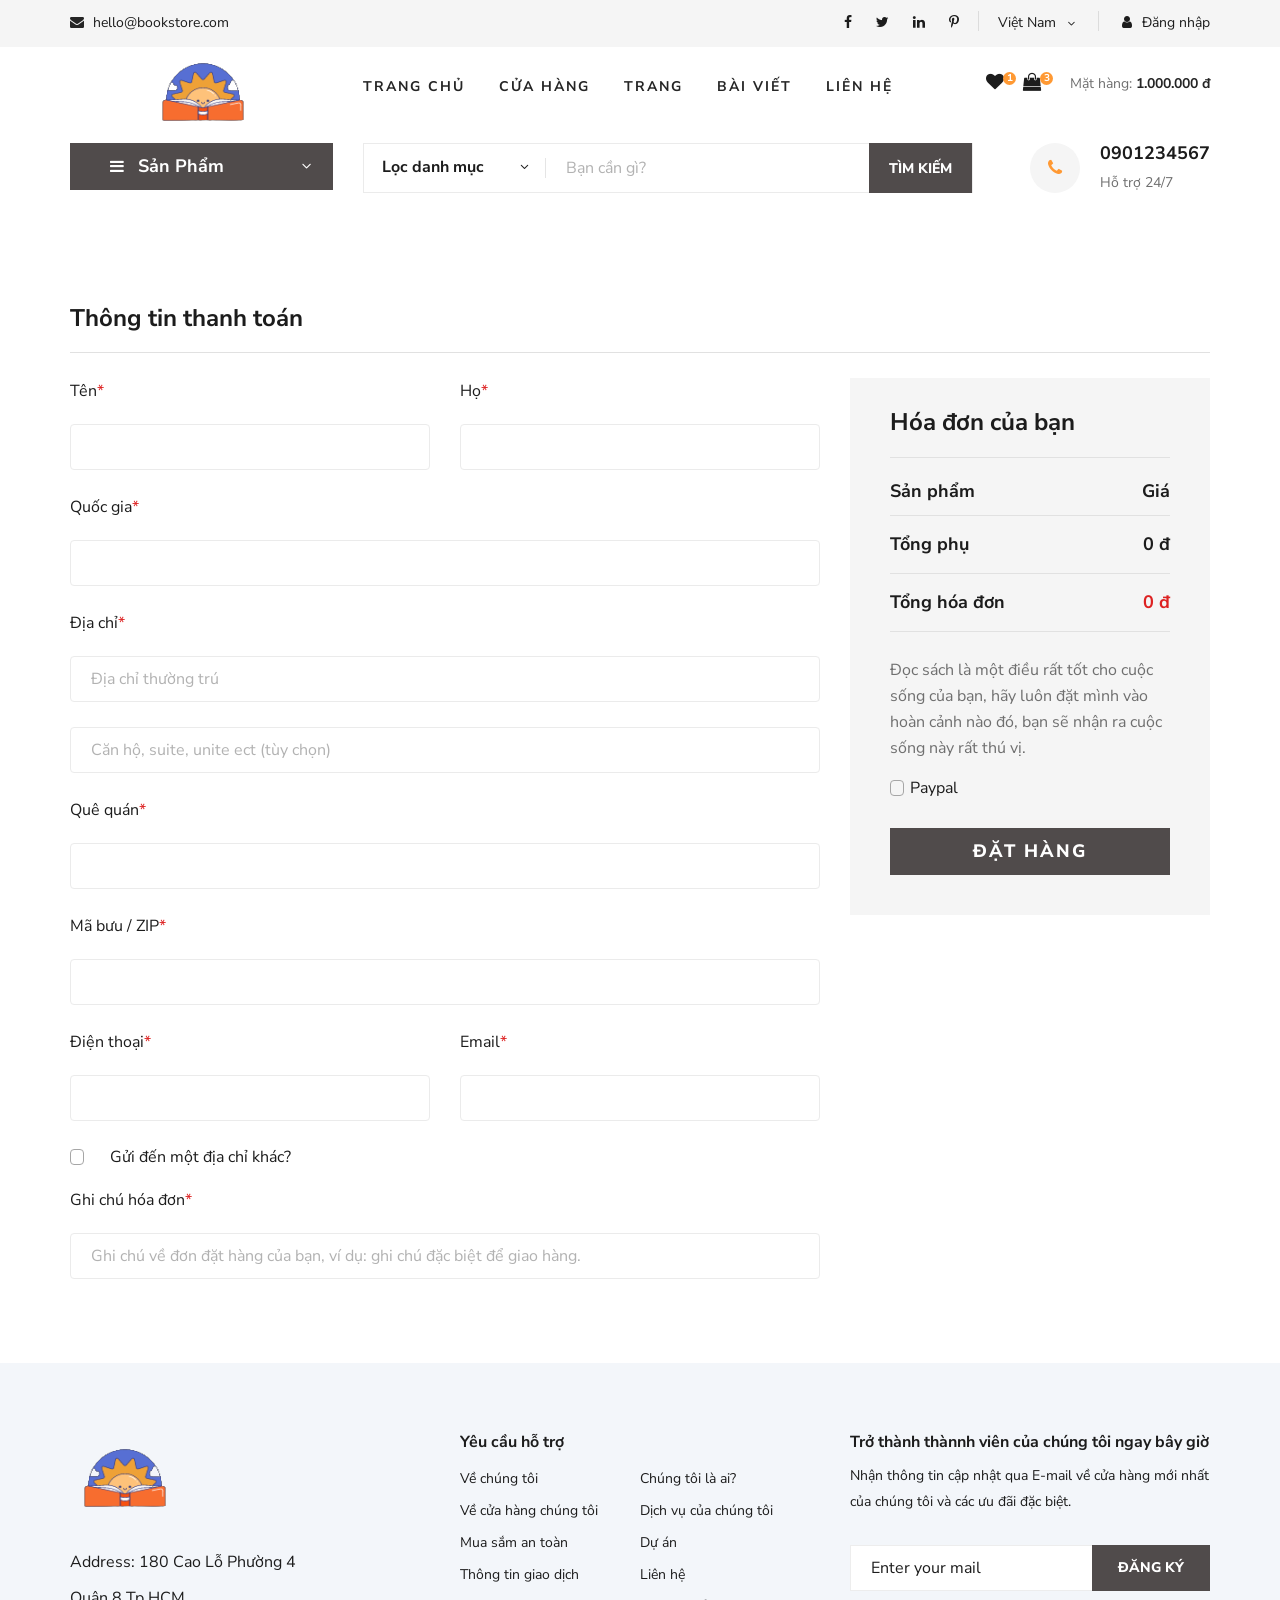
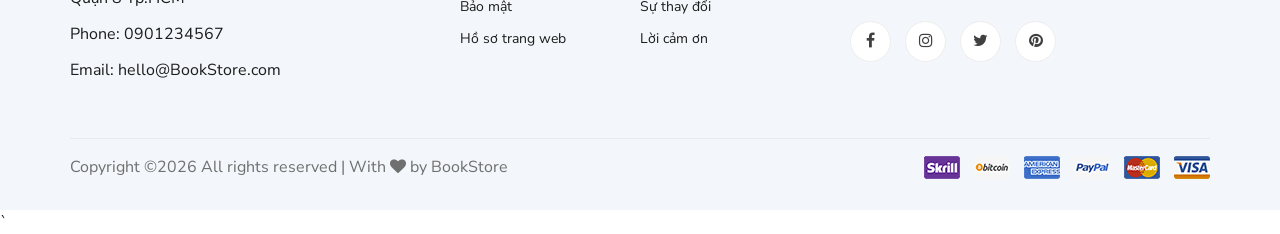
<file: LAB/lab7/Lab07/Vi_du/index.html>
<!DOCTYPE html>
<html lang="zxx">

<head>
    <meta charset="UTF-8">
    <meta name="description" content="Ogani Template">
    <meta name="keywords" content="Ogani, unica, creative, html">
    <meta name="viewport" content="width=device-width, initial-scale=1.0">
    <meta http-equiv="X-UA-Compatible" content="ie=edge">
    <title>Nice | BookStore</title>
    
    <!-- Google Font -->
    <link href="https://fonts.googleapis.com/css2?family=Nunito Sans:wght@200;300;400;600;900&display=swap" rel="stylesheet">
    
    <!-- Css Styles -->
    <link rel="stylesheet" href="css/bootstrap.min.css" type="text/css">
    <link rel="stylesheet" href="css/font-awesome.min.css" type="text/css">
    <link rel="stylesheet" href="css/elegant-icons.css" type="text/css">
    <link rel="stylesheet" href="css/nice-select.css" type="text/css">
    <link rel="stylesheet" href="css/jquery-ui.min.css" type="text/css">
    <link rel="stylesheet" href="css/owl.carousel.min.css" type="text/css">
    <link rel="stylesheet" href="css/slicknav.min.css" type="text/css">
    <link rel="stylesheet" href="css/style.css" type="text/css">


    <style>
        .error-message {
            color: red;
            font-size: 14px; 
            margin-top: 5px; 
        }
    </style>
</head>

<body>
    <!-- Page Preloder -->
    <div id="preloder">
        <div class="loader"></div>
    </div>

    <!-- Humberger Begin -->
    <div class="humberger__menu__overlay"></div>
    <div class="humberger__menu__wrapper">
        <div class="humberger__menu__logo">
            <a href="#"><img src="img/logo.png" alt=""></a>
        </div>
        <div class="humberger__menu__cart">
            <ul>
                <li><a href="#"><i class="fa fa-heart"></i> <span>1</span></a></li>
                <li><a href="#"><i class="fa fa-shopping-bag"></i> <span>3</span></a></li>
            </ul>
            <div class="header__cart__price">Mặt hàng: <span>1.000.000 đ</span></div>
        </div>
        <div class="humberger__menu__widget">
            <div class="header__top__right__language">
                <div>Việt Nam</div>
                <span class="arrow_carrot-down"></span>
                <ul>
                    <li><a href="#">Spanis</a></li>
                    <li><a href="#">English</a></li>
                </ul>
            </div>
            <div class="header__top__right__auth">
                <a href="#"><i class="fa fa-user"></i> Đăng nhập</a>
            </div>
        </div>
        <nav class="humberger__menu__nav mobile-menu">
            <ul>
                <li><a href="./index.html">Trang chủ</a></li>
                <li><a href="./shop-grid.html">Cửa hàng</a></li>
                <li><a href="#">Trang</a>
                    <ul class="header__menu__dropdown">
                        <li><a href="./shop-details.html">Cửa hàng chi tiết</a></li>
                        <li><a href="./shoping-cart.html">Giỏ hàng</a></li>
                        <li><a href="./checkout.html">Thủ tục thanh toán</a></li>
                        <li><a href="./blog-details.html">Chi tiết bài viết</a></li>
                    </ul>
                </li>
                <li><a href="./blog.html">Bài viết</a></li>
                <li><a href="./contact.html">Liên hệ</a></li>
            </ul>
        </nav>
        <div id="mobile-menu-wrap"></div>
        <div class="header__top__right__social">
            <a href="#"><i class="fa fa-facebook"></i></a>
            <a href="#"><i class="fa fa-twitter"></i></a>
            <a href="#"><i class="fa fa-linkedin"></i></a>
            <a href="#"><i class="fa fa-pinterest-p"></i></a>
        </div>
        <div class="humberger__menu__contact">
            <ul>
                <li><i class="fa fa-envelope"></i> hello@bookstore.com</li>
            </ul>
        </div>
    </div>
    <!-- Humberger End -->

    <!-- Header Section Begin -->
    <header class="header">
        <div class="header__top">
            <div class="container">
                <div class="row">
                    <div class="col-lg-6 col-md-6">
                        <div class="header__top__left">
                            <ul>
                                <li><i class="fa fa-envelope"></i> hello@bookstore.com</li>
                            </ul>
                        </div>
                    </div>
                    <div class="col-lg-6 col-md-6">
                        <div class="header__top__right">
                            <div class="header__top__right__social">
                                <a href="#"><i class="fa fa-facebook"></i></a>
                                <a href="#"><i class="fa fa-twitter"></i></a>
                                <a href="#"><i class="fa fa-linkedin"></i></a>
                                <a href="#"><i class="fa fa-pinterest-p"></i></a>
                            </div>
                            <div class="header__top__right__language">
                                <div>Việt Nam</div>
                                <span class="arrow_carrot-down"></span>
                                <ul>
                                    <li><a href="#">Spanis</a></li>
                                    <li><a href="#">English</a></li>
                                </ul>
                            </div>
                            <div class="header__top__right__auth">
                                <a href="#"><i class="fa fa-user"></i> Đăng nhập</a>
                            </div>
                        </div>
                    </div>
                </div>
            </div>
        </div>
        <div class="container">
            <div class="row">
                <div class="col-lg-3">
                    <div class="header__logo">
                        <a href="./index.html"><img src="img/logo.png" alt=""></a>
                    </div>
                </div>
                <div class="col-lg-6">
                    <nav class="header__menu">
                        <ul class="ul-menu">
                            <li><a href="./index.html">Trang chủ</a></li>
                            <li><a href="./shop-grid.html">Cửa hàng</a></li>
                            <li><a href="#">Trang</a>
                                <ul class="header__menu__dropdown">
                                    <li><a href="./shop-details.html">Cửa hàng chi tiết</a></li>
                                    <li><a href="./shoping-cart.html">Giỏ hàng</a></li>
                                    <li><a href="./checkout.html">Thủ tục thanh toán</a></li>
                                    <li><a href="./blog-details.html">Chi tiết bài viết</a></li>
                                </ul>
                            </li>
                            <li><a href="./blog.html">Bài viết</a></li>
                            <li><a href="./contact.html">Liên hệ</a></li>
                        </ul>
                    </nav>
                </div>
                <div class="col-lg-3">
                    <div class="header__cart">
                        <ul>
                            <li><a href="#"><i class="fa fa-heart"></i> <span>1</span></a></li>
                            <li><a href="#"><i class="fa fa-shopping-bag"></i> <span>3</span></a></li>
                        </ul>
                        <div class="header__cart__price">Mặt hàng: <span>1.000.000 đ</span></div>
                    </div>
                </div>
            </div>
            <div class="humberger__open">
                <i class="fa fa-bars"></i>
            </div>
        </div>
    </header>
    <!-- Header Section End -->

    <!-- Hero Section Begin -->
    <section class="hero hero-normal">
        <div class="container">
            <div class="row">
                <div class="col-lg-3">
                    <div class="hero__categories">
                        <div class="hero__categories__all">
                            <i class="fa fa-bars"></i>
                            <span>Sản Phẩm</span>
                        </div>
                        <ul>
                            <li><a href="#">Văn học</a></li>
                            <li><a href="#">Kinh tế</a></li>
                            <li><a href="#">Thiếu nhi</a></li>
                            <li><a href="#">Kĩ năng sống</a></li>
                            <li><a href="#">Giáo khoa</a></li>
                            <li><a href="#">Từ điển</a></li>
                            <li><a href="#">Lịch sử</a></li>
                            <li><a href="#">Y học</a></li>
                            <li><a href="#">Tạp chí</a></li>
                            <li><a href="#">Ngoại ngữ</a></li>
                            <li><a href="#">Giáo trình</a></li>
                        </ul>
                    </div>
                </div>
                <div class="col-lg-9">
                    <div class="hero__search">
                        <div class="hero__search__form">
                            <form action="#">
                                <div class="hero__search__categories">
                                    Lọc danh mục
                                    <span class="arrow_carrot-down"></span>
                                </div>
                                <input type="text" placeholder="Bạn cần gì?">
                                <button type="submit" class="site-btn">TÌM KIẾM</button>
                            </form>
                        </div>
                        <div class="hero__search__phone">
                            <div class="hero__search__phone__icon">
                                <i class="fa fa-phone"></i>
                            </div>
                            <div class="hero__search__phone__text">
                                <h5>0901234567</h5>
                                <span>Hỗ trợ 24/7 </span>
                            </div>
                        </div>
                    </div>
                </div>
            </div>
        </div>
    </section>
    <!-- Hero Section End -->

     <!-- Checkout Section Begin -->
     <section class="checkout spad">
        <div class="container">
            <div class="checkout__form">
                <h4>Thông tin thanh toán</h4>
                <form id="checkoutForm" action="#">
                    <div class="row">
                        <div class="col-lg-8 col-md-6">
                            <div class="row">
                                <div class="col-lg-6">
                                    <div class="checkout__input">
                                        <p>Tên<span>*</span></p>
                                        <input type="text" id="firstNameInput">
                                        <div class="error-message" id="firstNameErrorMessage"></div>
                                    </div>
                                </div>
                                <div class="col-lg-6">
                                    <div class="checkout__input">
                                        <p>Họ<span>*</span></p>
                                        <input type="text" id="lastNameInput">
                                        <div class="error-message" id="lastNameErrorMessage"></div>
                                    </div>
                                </div>
                            </div>
                            <div class="checkout__input">
                                <p>Quốc gia<span>*</span></p>
                                <input type="text" id="nationInput">
                                <div class="error-message" id="nationErrorMessage"></div>
                            </div>
                            <div class="checkout__input">
                                <p>Địa chỉ<span>*</span></p>
                                <input type="text" placeholder="Địa chỉ thường trú" class="checkout__input__add" id="adresseInput">
                                <div class="error-message" id="adresseErrorMessage"></div>
                                <input type="text" placeholder="Căn hộ, suite, unite ect (tùy chọn)" id="suiteInput">
                                <div class="error-message" id="suiteErrorMessage"></div>
                            </div>
                            <div class="checkout__input">
                                <p>Quê quán<span>*</span></p>
                                <input type="text" id="countryInput">
                                <div class="error-message" id="countryErrorMessage"></div>
                            </div>
                            <div class="checkout__input">
                                <p>Mã bưu / ZIP<span>*</span></p>
                                <input type="text" id="zipInput">
                                <div class="error-message" id="zipErrorMessage"></div>
                            </div>
                            <div class="row">
                                <div class="col-lg-6">
                                    <div class="checkout__input">
                                        <p>Điện thoại<span>*</span></p>
                                        <input type="text" id="numInput">
                                        <div class="error-message" id="numErrorMessage"></div>
                                    </div>
                                </div>
                                <div class="col-lg-6">
                                    <div class="checkout__input">
                                        <p>Email<span>*</span></p>
                                        <input type="text" id="emailInput">
                                        <div class="error-message" id="emailErrorMessage"></div>
                                    </div>
                                </div>
                            </div>
                           
                            <div class="checkout__input__checkbox">
                                <label for="diff-acc">
                                    Gửi đến một địa chỉ khác?
                                    <input type="checkbox" id="diff-acc">
                                    <span class="checkmark"></span>
                                </label>
                            </div>
                            <div class="checkout__input">
                                <p>Ghi chú hóa đơn<span>*</span></p>
                                <input type="text" placeholder="Ghi chú về đơn đặt hàng của bạn, ví dụ: ghi chú đặc biệt để giao hàng." id="noteInput">
                                <div class="error-message" id="noteErrorMessage"></div>
                            </div>
                        </div>
                        <div class="col-lg-4 col-md-6">
                            <div class="checkout__order">
                                <h4>Hóa đơn của bạn</h4>
                                <div class="checkout__order__products">Sản phẩm <span>Giá</span></div>
                               
                                <div class="checkout__order__subtotal">Tổng phụ <span>0 đ</span></div>
                                <div class="checkout__order__total">Tổng hóa đơn <span>0 đ</span></div>
                                <p>Đọc sách là một điều rất tốt cho cuộc sống của bạn, hãy luôn đặt mình vào hoàn cảnh nào đó, bạn sẽ
                                    nhận ra cuộc sống này rất thú vị.
                                </p>
                                <div class="checkout__input__checkbox">
                                    <label for="paypal">
                                        Paypal
                                        <input type="checkbox" id="paypal" onclick="validateCheckBox()">
                                        <span class="checkmark"></span>
                                    </label>
                                </div>
                                <button type="button" class="site-btn" onclick="validateForm()">Đặt hàng</button>
                            </div>
                        </div>
                    </div>
                </form>
            </div>
        </div>
    </section>
    <!-- Checkout Section End -->


    <!-- Footer Section Begin -->
    <footer class="footer spad">
        <div class="container">
            <div class="row">
                <div class="col-lg-3 col-md-6 col-sm-6">
                    <div class="footer__about">
                        <div class="footer__about__logo">
                            <a href="./index.html"><img src="img/logo.png" alt=""></a>
                        </div>
                        <ul>
                            <li>Address: 180 Cao Lỗ Phường 4 Quận 8 Tp.HCM</li>
                            <li>Phone: 0901234567</li>
                            <li>Email: hello@BookStore.com</li>
                        </ul>
                    </div>
                </div>
                <div class="col-lg-4 col-md-6 col-sm-6 offset-lg-1">
                    <div class="footer__widget">
                        <h6>
                            Yêu cầu hỗ trợ</h6>
                        <ul>
                            <li><a href="#">Về chúng tôi</a></li>
                            <li><a href="#">Về cửa hàng chúng tôi</a></li>
                            <li><a href="#">Mua sắm an toàn</a></li>
                            <li><a href="#">Thông tin giao dịch</a></li>
                            <li><a href="#">Bảo mật</a></li>
                            <li><a href="#">Hồ sơ trang web</a></li>
                        </ul>
                        <ul>
                            <li><a href="#">Chúng tôi là ai?</a></li>
                            <li><a href="#">Dịch vụ của chúng tôi</a></li>
                            <li><a href="#">Dự án</a></li>
                            <li><a href="#">Liên hệ</a></li>
                            <li><a href="#">Sự thay đổi</a></li>
                            <li><a href="#">Lời cảm ơn</a></li>
                        </ul>
                    </div>
                </div>
                <div class="col-lg-4 col-md-12">
                    <div class="footer__widget">
                        <h6>Trở thành thànnh viên của chúng tôi ngay bây giờ</h6>
                        <p>Nhận thông tin cập nhật qua E-mail về cửa hàng mới nhất của chúng tôi và các ưu đãi đặc biệt.</p>
                        <form action="#">
                            <input type="text" placeholder="Enter your mail">
                            <button type="submit" class="site-btn">Đăng ký</button>
                        </form>
                        <div class="footer__widget__social">
                            <a href="#"><i class="fa fa-facebook"></i></a>
                            <a href="#"><i class="fa fa-instagram"></i></a>
                            <a href="#"><i class="fa fa-twitter"></i></a>
                            <a href="#"><i class="fa fa-pinterest"></i></a>
                        </div>
                    </div>
                </div>
            </div>
            <div class="row">
                <div class="col-lg-12">
                    <div class="footer__copyright">
                        <div class="footer__copyright__text"><p>
  Copyright &copy;<script>document.write(new Date().getFullYear());</script> All rights reserved | With <i class="fa fa-heart" aria-hidden="true"></i> by BookStore</a>
  </p></div>
                        <div class="footer__copyright__payment"><img src="img/payment-item.png" alt=""></div>
                    </div>
                </div>
            </div>
        </div>
    </footer>
    <!-- Footer Section End -->

    <!-- Js Plugins -->
    <script src="js/jquery-3.3.1.min.js"></script>
    <script src="js/bootstrap.min.js"></script>
    <script src="js/jquery.nice-select.min.js"></script>
    <script src="js/jquery-ui.min.js"></script>
    <script src="js/jquery.slicknav.js"></script>
    <script src="js/mixitup.min.js"></script>
    <script src="js/owl.carousel.min.js"></script>
    <script src="js/main.js"></script>


`
    <!-- JavaScript -->
    <script>
        function validateForm() {
            
            var firstName = firstNameInput.value.trim();
            var email = emailInput.value.trim();
            var lastName = lastNameInput.value.trim();
            var nation = nationInput.value.trim();
            var adresse = adresseInput.value.trim();
            var suite = suiteInput.value.trim();
            var country = countryInput.value.trim();
            var num = numInput.value.trim();
            var note = noteInput.value.trim()
            var zip = zipInput.value.trim();

            var isValid = true;

            if (firstName === '') {
                firstNameErrorMessage.textContent = 'Vui lòng nhập tên của bạn.';
                isValid = false;
            } else {
                firstNameErrorMessage.textContent = '';
            }

            if (lastName === '') {
                lastNameErrorMessage.textContent = 'Vui lòng nhập họ của bạn.';
                isValid = false;
            } else {
                lastNameErrorMessage.textContent = '';
            }
            if (nation === '') {
                nationErrorMessage.textContent = 'Vui lòng nhập quốc gia của bạn.';
                isValid = false;
            } else {
                nationErrorMessage.textContent = '';
            }
            if (adresse === '') {
                adresseErrorMessage.textContent = 'Vui lòng nhập địa chỉ của bạn.';
                isValid = false;
            } else {
                adresseErrorMessage.textContent = '';
            }
            if (country === '') {
                countryErrorMessage.textContent = 'Vui lòng nhập quê quán của bạn.';
                isValid = false;
            } else {
                countryErrorMessage.textContent = '';
            }
            if (suite === '') {
                suiteErrorMessage.textContent = 'Vui lòng nhập nơi ở của bạn.';
                isValid = false;
            } else {
                suiteErrorMessage.textContent = '';
            }
            if (num === '') {
                numErrorMessage.textContent = 'Vui lòng nhập số điện thoại của bạn.';
                isValid = false;
            } else {
                numErrorMessage.textContent = '';
            }
            if (note === '') {
                noteErrorMessage.textContent = 'Vui lòng nhập ghi chú của bạn.';
                isValid = false;
            } else {
                noteErrorMessage.textContent = '';
            }
            if (zip === '') {
                zipErrorMessage.textContent = 'Vui lòng nhập mã bưu của bạn.';
                isValid = false;
            } else {
                zipErrorMessage.textContent = '';
            }

            if (!validateEmail(emailInput.value)) {
                emailErrorMessage.textContent = 'Vui lòng nhập một địa chỉ email hợp lệ.';
                isValid = false;
            } else {
                emailErrorMessage.textContent = '';
            }
            
            if (isValid) {
                alert('Đặt hàng thành công!');
            }

        }
    
        function validateEmail(email) {
            var emailRegex = /\S+@\S+\.\S+/;
            return emailRegex.test(email);
        }
        

        function validateCheckBox(){
            const paymentCheckBox = document.getElementById('paypal')
            if(paymentCheckBox.checked){
                alert('Bạn đã chọn thanh toán Paypal')
            }
            else{
                alert('Bạn đã bỏ chọn thanh toán Paypal')
            }
        }
    </script>
    
</body>

</html>
</file>
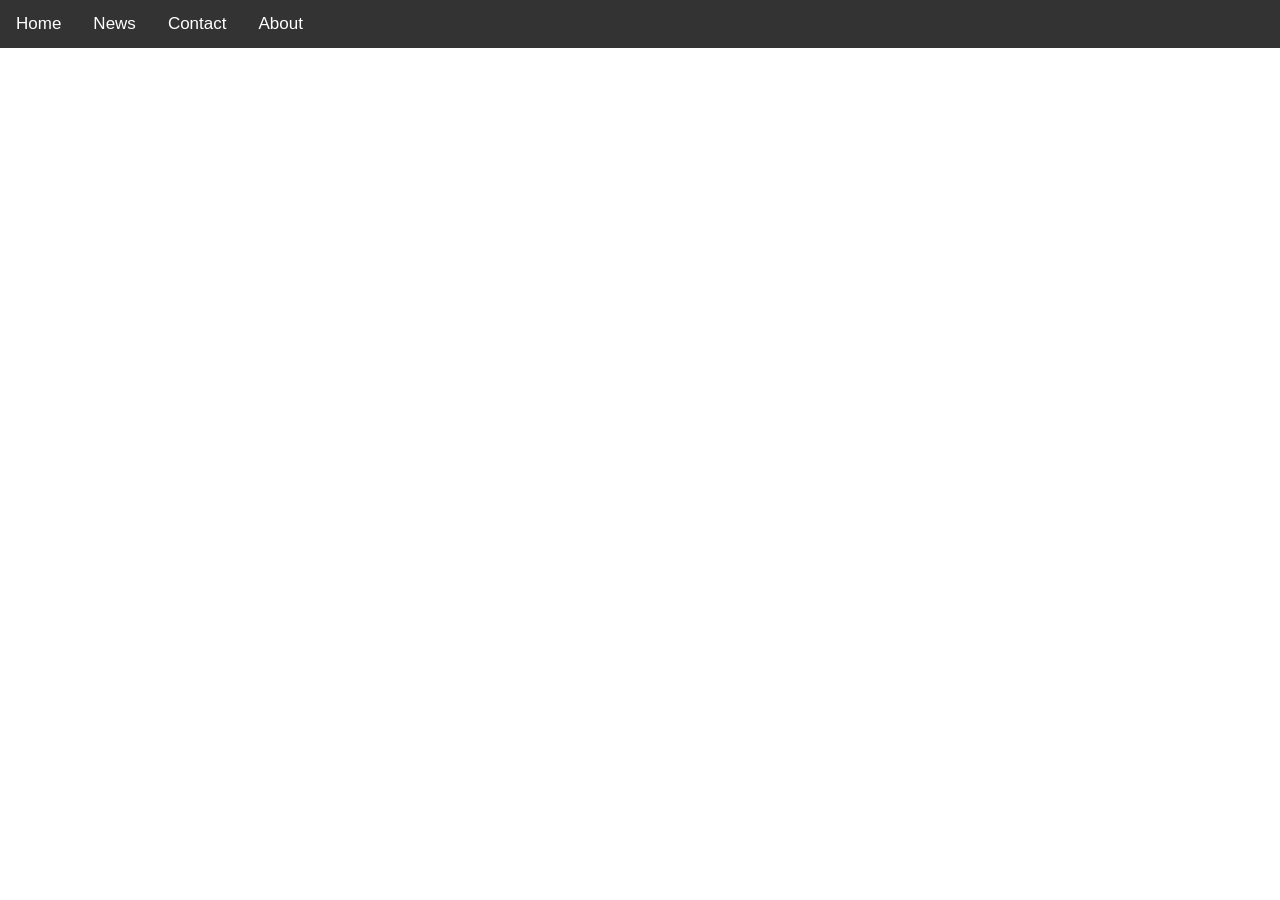
<file: LAB/lab6/Lab06/Bai_2_Minh_hoa_layout/Bai1/index.html>
<!DOCTYPE html>
<html>

<head>
    <meta name="viewport" content="width=device-width, initial-scale=1">
    <link rel="stylesheet" href="https://cdnjs.cloudflare.com/ajax/libs/font-awesome/4.7.0/css/font-awesome.min.css">
    <link rel="stylesheet" href="css/style.css">
</head>

<body>

    <div class="topnav" id="myTopnav">
        <a href="#home">Home</a>
        <a href="#news">News</a>
        <a href="#contact">Contact</a>
        <a href="#about">About</a>
        <a href="javascript:void(0);" class="icon" onclick="myFunction()">
            <i class="fa fa-bars"></i>
        </a>
    </div>

    <script src="js/main.js"></script>

</body>

</html>
</file>
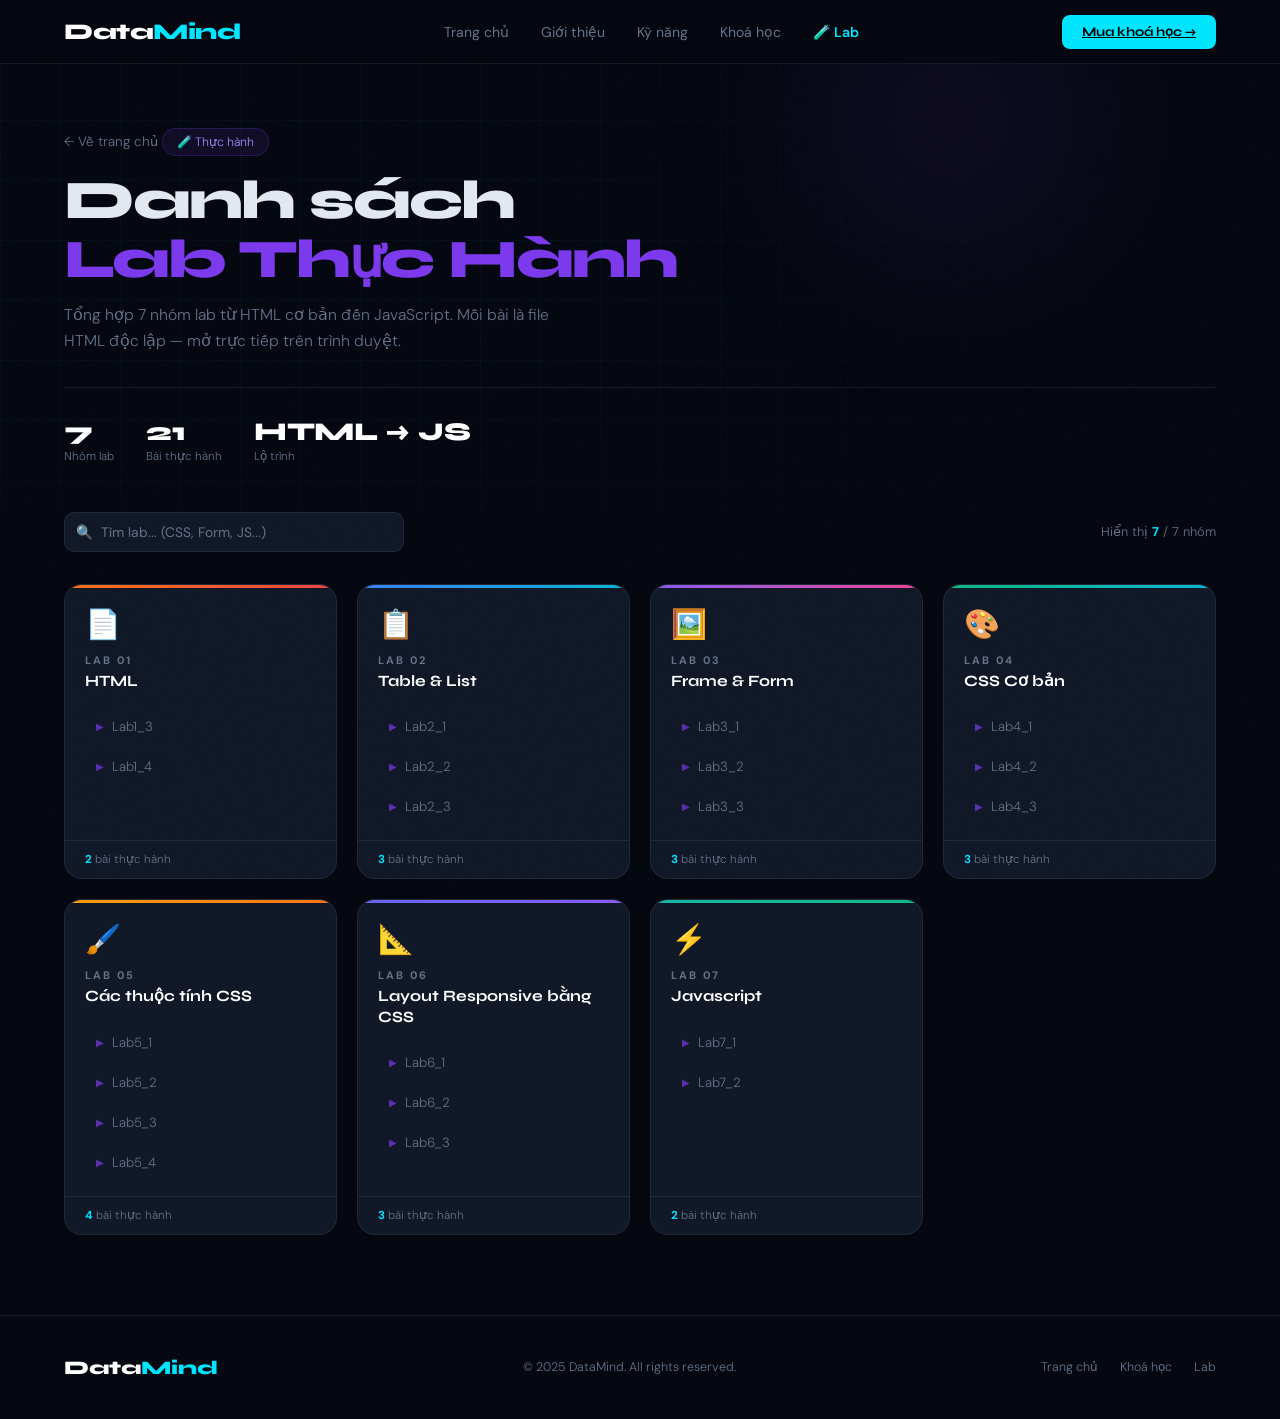
<file: lab.html>
<!DOCTYPE html>
<html lang="vi">
<head>
  <meta charset="UTF-8">
  <meta name="viewport" content="width=device-width, initial-scale=1.0">
  <title>Lab Thực Hành — DataMind</title>
  <link href="https://fonts.googleapis.com/css2?family=Syne:wght@400;600;700;800&family=DM+Sans:wght@300;400;500&display=swap" rel="stylesheet">
  <link rel="stylesheet" href="style.css">
  <style>
    /* ───────────────────────────────────────
       STYLES RIÊNG CHO TRANG LAB
    ─────────────────────────────────────── */

    /* Header */
    .lab-header {
      padding: calc(var(--nav-h) + 64px) 5% 48px;
      position: relative; overflow: hidden;
    }
    .lab-header-grid {
      position: absolute; inset: 0;
      background-image:
        linear-gradient(rgba(0,229,255,.04) 1px, transparent 1px),
        linear-gradient(90deg,rgba(0,229,255,.04) 1px, transparent 1px);
      background-size: 60px 60px;
      mask-image: radial-gradient(ellipse 80% 100% at 20% 50%, black 30%, transparent 100%);
    }
    .lab-orb {
      position: absolute; border-radius: 50%; filter: blur(80px); pointer-events: none;
      width: 400px; height: 400px;
      background: radial-gradient(circle, rgba(124,58,237,.15) 0%, transparent 70%);
      top: -80px; right: 10%;
      animation: float 9s ease-in-out infinite;
    }
    .lab-header-content { position: relative; z-index: 1; }
    .back-btn {
      display: inline-flex; align-items: center; gap: 6px;
      color: var(--muted); font-size: .84rem; text-decoration: none;
      margin-bottom: 20px; transition: color .2s;
    }
    .back-btn:hover { color: var(--accent); }
    .lab-badge {
      display: inline-flex; align-items: center; gap: 8px;
      background: rgba(124,58,237,.1); border: 1px solid rgba(124,58,237,.25);
      border-radius: 100px; padding: 5px 14px;
      font-size: .76rem; color: #a78bfa; margin-bottom: 16px;
      animation: fadeUp .5s ease both;
    }
    .lab-header h1 {
      font-size: clamp(2rem,5vw,3.4rem); font-weight: 800;
      letter-spacing: -2px; line-height: 1.08; margin-bottom: 12px;
      animation: fadeUp .5s .1s ease both;
    }
    .lab-header h1 em { font-style: normal; color: var(--accent2); }
    .lab-header p {
      font-size: .98rem; color: var(--muted); max-width: 500px;
      line-height: 1.7; animation: fadeUp .5s .2s ease both;
    }
    .lab-stats {
      display: flex; gap: 32px; flex-wrap: wrap;
      margin-top: 32px; padding-top: 28px;
      border-top: 1px solid var(--border);
      animation: fadeUp .5s .3s ease both;
    }
    .lab-stat-num { font-family: 'Syne',sans-serif; font-size: 1.6rem; font-weight: 800; color: #fff; }
    .lab-stat-label { font-size: .72rem; color: var(--muted); margin-top: 2px; }

    /* Body */
    .lab-body { padding: 0 5% 80px; }

    /* Search */
    .lab-toolbar {
      display: flex; align-items: center; gap: 14px;
      margin-bottom: 32px; flex-wrap: wrap;
    }
    .search-wrap { position: relative; flex: 1; min-width: 180px; max-width: 340px; }
    .search-wrap .ico { position: absolute; left: 12px; top: 50%; transform: translateY(-50%); color: var(--muted); font-size: .85rem; pointer-events: none; }
    .lab-search {
      width: 100%; background: var(--card); border: 1px solid var(--border);
      border-radius: 10px; padding: 10px 14px 10px 36px;
      color: var(--text); font-family: 'DM Sans',sans-serif; font-size: .86rem;
      outline: none; transition: border-color .2s;
    }
    .lab-search:focus { border-color: rgba(0,229,255,.3); }
    .lab-search::placeholder { color: var(--muted); }
    .lab-count { font-size: .8rem; color: var(--muted); margin-left: auto; }
    .lab-count b { color: var(--accent); }

    /* Grid */
    .lab-grid {
      display: grid;
      grid-template-columns: repeat(4, 1fr);
      gap: 20px;
    }

    /* Card */
    .lab-card {
      background: var(--card); border: 1px solid var(--border);
      border-radius: 18px; overflow: hidden;
      display: flex; flex-direction: column;
      transition: all .3s;
    }
    .lab-card:hover {
      transform: translateY(-5px);
      border-color: rgba(124,58,237,.3);
      box-shadow: 0 16px 48px rgba(0,0,0,.4);
    }

    /* Dải màu đầu card */
    .lab-card-top {
      padding: 20px 20px 14px;
      position: relative;
    }
    .lab-card-top::before {
      content: ''; position: absolute; top: 0; left: 0; right: 0; height: 3px;
    }
    .c1 .lab-card-top::before { background: linear-gradient(90deg,#f97316,#ef4444); }
    .c2 .lab-card-top::before { background: linear-gradient(90deg,#3b82f6,#06b6d4); }
    .c3 .lab-card-top::before { background: linear-gradient(90deg,#8b5cf6,#ec4899); }
    .c4 .lab-card-top::before { background: linear-gradient(90deg,#10b981,#06b6d4); }
    .c5 .lab-card-top::before { background: linear-gradient(90deg,#f59e0b,#f97316); }
    .c6 .lab-card-top::before { background: linear-gradient(90deg,#6366f1,#8b5cf6); }
    .c7 .lab-card-top::before { background: linear-gradient(90deg,#14b8a6,#10b981); }

    .card-icon { font-size: 1.8rem; display: block; margin-bottom: 10px; }
    .card-num  { font-size: .68rem; font-weight: 700; letter-spacing: 2px; text-transform: uppercase; color: var(--muted); margin-bottom: 4px; }
    .card-title{ font-family: 'Syne',sans-serif; font-size: .98rem; font-weight: 700; color: #fff; line-height: 1.3; }

    /* Links */
    .card-links { padding: 4px 20px 16px; flex: 1; list-style: none; display: flex; flex-direction: column; gap: 5px; }
    .card-links li a {
      display: flex; align-items: center; gap: 8px;
      padding: 8px 10px; border-radius: 9px;
      color: var(--muted); font-size: .83rem; text-decoration: none;
      border: 1px solid transparent; transition: all .2s;
    }
    .card-links li a:hover {
      background: rgba(124,58,237,.08);
      border-color: rgba(124,58,237,.2);
      color: var(--text);
    }
    .link-dot  { font-size: .6rem; color: var(--accent2); opacity: .7; flex-shrink: 0; }
    .link-name { flex: 1; }
    .link-arr  { font-size: .65rem; color: var(--muted); opacity: 0; transition: opacity .2s, transform .2s; }
    .card-links li a:hover .link-arr { opacity: 1; transform: translateX(3px); }

    /* Footer card */
    .card-footer {
      padding: 11px 20px; border-top: 1px solid var(--border);
      font-size: .72rem; color: var(--muted);
    }
    .card-footer b { color: var(--accent); }

    /* No result */
    .no-result {
      grid-column: 1/-1; text-align: center;
      padding: 60px 20px; display: none;
    }
    .no-result.show { display: block; }
    .no-result-icon { font-size: 2.8rem; margin-bottom: 14px; }
    .no-result h3   { color: #fff; font-size: 1.1rem; margin-bottom: 6px; }
    .no-result p    { color: var(--muted); font-size: .85rem; }

    /* Responsive */
    @media (max-width: 1100px) { .lab-grid { grid-template-columns: repeat(3,1fr); } }
    @media (max-width: 780px)  { .lab-grid { grid-template-columns: repeat(2,1fr); } }
    @media (max-width: 768px) {
      .nav-links, .nav-cta { display: none; }
      .hamburger { display: flex; }
      .mobile-drawer { display: flex; }
      .bottom-nav { display: flex; }
      body { padding-bottom: var(--bottom-nav-h); }
      nav { padding: 0 4%; }
      .lab-header { padding: calc(var(--nav-h) + 40px) 4% 36px; }
      .lab-body   { padding: 0 4% 60px; }
      .lab-stats  { gap: 18px; }
      .search-wrap { max-width: 100%; }
    }
    @media (max-width: 480px) { .lab-grid { grid-template-columns: 1fr; } }
  </style>
</head>
<body>

<!-- ── NAV ── -->
<nav id="mainNav">
  <a href="index.html" class="logo">Data<span>Mind</span></a>
  <ul class="nav-links">
    <li><a href="index.html">Trang chủ</a></li>
    <li><a href="index.html#about">Giới thiệu</a></li>
    <li><a href="index.html#skills">Kỹ năng</a></li>
    <li><a href="index.html#courses">Khoá học</a></li>
    <li><a href="lab.html" style="color:var(--accent);font-weight:600;">🧪 Lab</a></li>
  </ul>
  <a href="index.html#courses" class="nav-cta">Mua khoá học →</a>
  <button class="hamburger" id="hamburger" onclick="toggleDrawer()" aria-label="Menu">
    <span></span><span></span><span></span>
  </button>
</nav>

<!-- ── MOBILE DRAWER ── -->
<div class="mobile-drawer" id="mobileDrawer">
  <a href="index.html"         onclick="closeDrawer()">Trang chủ</a>
  <a href="index.html#about"   onclick="closeDrawer()">Giới thiệu</a>
  <a href="index.html#skills"  onclick="closeDrawer()">Kỹ năng</a>
  <a href="index.html#courses" onclick="closeDrawer()">Khoá học</a>
  <a href="lab.html"           onclick="closeDrawer()" style="color:var(--accent)">🧪 Lab thực hành</a>
</div>

<!-- ── BOTTOM NAV (mobile) ── -->
<nav class="bottom-nav">
  <button class="bn-item" onclick="location.href='index.html'"><span class="bn-icon">🏠</span>Home</button>
  <button class="bn-item" onclick="location.href='index.html#courses'"><span class="bn-icon">📚</span>Khoá học</button>
  <button class="bn-item active"><span class="bn-icon">🧪</span>Lab</button>
  <button class="bn-item" onclick="location.href='index.html#faq'"><span class="bn-icon">❓</span>FAQ</button>
</nav>

<!-- ── HEADER ── -->
<div class="lab-header">
  <div class="lab-header-grid"></div>
  <div class="lab-orb"></div>
  <div class="lab-header-content">
    <a href="index.html" class="back-btn">← Về trang chủ</a>
    <div class="lab-badge">🧪 Thực hành</div>
    <h1>Danh sách<br><em>Lab Thực Hành</em></h1>
    <p>Tổng hợp 7 nhóm lab từ HTML cơ bản đến JavaScript. Mỗi bài là file HTML độc lập — mở trực tiếp trên trình duyệt.</p>
    <div class="lab-stats">
      <div><div class="lab-stat-num">7</div><div class="lab-stat-label">Nhóm lab</div></div>
      <div><div class="lab-stat-num">21</div><div class="lab-stat-label">Bài thực hành</div></div>
      <div><div class="lab-stat-num">HTML → JS</div><div class="lab-stat-label">Lộ trình</div></div>
    </div>
  </div>
</div>

<!-- ── BODY ── -->
<div class="lab-body">

  <div class="lab-toolbar">
    <div class="search-wrap">
      <span class="ico">🔍</span>
      <input class="lab-search" id="labSearch" type="text"
        placeholder="Tìm lab... (CSS, Form, JS...)"
        oninput="searchLab(this.value)">
    </div>
    <div class="lab-count">Hiển thị <b id="cnt">7</b> / 7 nhóm</div>
  </div>

  <div class="lab-grid" id="labGrid">

    <!-- ══ LAB 01: HTML ══ -->
    <div class="lab-card c1 reveal" data-s="html lab01">
      <div class="lab-card-top">
        <span class="card-icon">📄</span>
        <div class="card-num">Lab 01</div>
        <div class="card-title">HTML</div>
      </div>
      <ul class="card-links">
        <li><a href="LAB/lab1/Lab01/Vi_du/index.html" target="_blank">
          <span class="link-dot">▶</span><span class="link-name">Lab1_3</span><span class="link-arr">→</span>
        </a></li>
        <li><a href="LAB/lab1/Lab01/Vi_du/lab1_bai4.html" target="_blank">
          <span class="link-dot">▶</span><span class="link-name">Lab1_4</span><span class="link-arr">→</span>
        </a></li>
      </ul>
      <div class="card-footer"><b>2</b> bài thực hành</div>
    </div>

    <!-- ══ LAB 02: Table & List ══ -->
    <div class="lab-card c2 reveal" data-s="table list lab02">
      <div class="lab-card-top">
        <span class="card-icon">📋</span>
        <div class="card-num">Lab 02</div>
        <div class="card-title">Table &amp; List</div>
      </div>
      <ul class="card-links">
        <li><a href="LAB/lab2/Vi_du_Lab01/lab2_bai1.html" target="_blank">
          <span class="link-dot">▶</span><span class="link-name">Lab2_1</span><span class="link-arr">→</span>
        </a></li>
        <li><a href="LAB/lab2/Vi_du_Lab01/lab2_bai2.html" target="_blank">
          <span class="link-dot">▶</span><span class="link-name">Lab2_2</span><span class="link-arr">→</span>
        </a></li>
        <li><a href="LAB/lab2/Vi_du_Lab01/lab2_bai3.html" target="_blank">
          <span class="link-dot">▶</span><span class="link-name">Lab2_3</span><span class="link-arr">→</span>
        </a></li>
      </ul>
      <div class="card-footer"><b>3</b> bài thực hành</div>
    </div>

    <!-- ══ LAB 03: Frame & Form ══ -->
    <div class="lab-card c3 reveal" data-s="frame form lab03">
      <div class="lab-card-top">
        <span class="card-icon">🖼️</span>
        <div class="card-num">Lab 03</div>
        <div class="card-title">Frame &amp; Form</div>
      </div>
      <ul class="card-links">
        <li><a href="LAB/lab3/Lab03/Vi_du/lab3_bai1.html" target="_blank">
          <span class="link-dot">▶</span><span class="link-name">Lab3_1</span><span class="link-arr">→</span>
        </a></li>
        <li><a href="LAB/lab3/Lab03/Vi_du/lab3_bai2.html" target="_blank">
          <span class="link-dot">▶</span><span class="link-name">Lab3_2</span><span class="link-arr">→</span>
        </a></li>
        <li><a href="LAB/lab3/Lab03/Vi_du_Lab01/index.html" target="_blank">
          <span class="link-dot">▶</span><span class="link-name">Lab3_3</span><span class="link-arr">→</span>
        </a></li>
      </ul>
      <div class="card-footer"><b>3</b> bài thực hành</div>
    </div>

    <!-- ══ LAB 04: CSS Cơ bản ══ -->
    <div class="lab-card c4 reveal" data-s="css cơ bản lab04">
      <div class="lab-card-top">
        <span class="card-icon">🎨</span>
        <div class="card-num">Lab 04</div>
        <div class="card-title">CSS Cơ bản</div>
      </div>
      <ul class="card-links">
        <li><a href="LAB/lab4/Lab04/Vi_du/lab4_bai1.html" target="_blank">
          <span class="link-dot">▶</span><span class="link-name">Lab4_1</span><span class="link-arr">→</span>
        </a></li>
        <li><a href="LAB/lab4/Lab04/Vi_du/lab4_bai2.html" target="_blank">
          <span class="link-dot">▶</span><span class="link-name">Lab4_2</span><span class="link-arr">→</span>
        </a></li>
        <li><a href="LAb/lab4/Lab04/Vi_du/lab4_bai3.html" target="_blank">
          <span class="link-dot">▶</span><span class="link-name">Lab4_3</span><span class="link-arr">→</span>
        </a></li>
      </ul>
      <div class="card-footer"><b>3</b> bài thực hành</div>
    </div>

    <!-- ══ LAB 05: Các thuộc tính CSS ══ -->
    <div class="lab-card c5 reveal" data-s="css thuộc tính properties lab05">
      <div class="lab-card-top">
        <span class="card-icon">🖌️</span>
        <div class="card-num">Lab 05</div>
        <div class="card-title">Các thuộc tính CSS</div>
      </div>
      <ul class="card-links">
        <li><a href="LAB/lab5/lab5_bai1.html" target="_blank">
          <span class="link-dot">▶</span><span class="link-name">Lab5_1</span><span class="link-arr">→</span>
        </a></li>
        <li><a href="LAB/lab5/lab5_bai2.html" target="_blank">
          <span class="link-dot">▶</span><span class="link-name">Lab5_2</span><span class="link-arr">→</span>
        </a></li>
        <li><a href="LAB/lab5/Lab05/Vi_du/index.html" target="_blank">
          <span class="link-dot">▶</span><span class="link-name">Lab5_3</span><span class="link-arr">→</span>
        </a></li>
        <li><a href="LAB/lab5/Lab05/Bai_2/lab5_bai3.html" target="_blank">
          <span class="link-dot">▶</span><span class="link-name">Lab5_4</span><span class="link-arr">→</span>
        </a></li>
      </ul>
      <div class="card-footer"><b>4</b> bài thực hành</div>
    </div>

    <!-- ══ LAB 06: Layout Responsive ══ -->
    <div class="lab-card c6 reveal" data-s="layout responsive css flexbox grid lab06">
      <div class="lab-card-top">
        <span class="card-icon">📐</span>
        <div class="card-num">Lab 06</div>
        <div class="card-title">Layout Responsive bằng CSS</div>
      </div>
      <ul class="card-links">
        <li><a href="LAB/lab6/Lab06/Bai_2_Minh_hoa_layout/Bai1/index.html" target="_blank">
          <span class="link-dot">▶</span><span class="link-name">Lab6_1</span><span class="link-arr">→</span>
        </a></li>
        <li><a href="LAB/lab6/Lab06/Bai_2_Minh_hoa_layout/lab06_Bai2.html" target="_blank">
          <span class="link-dot">▶</span><span class="link-name">Lab6_2</span><span class="link-arr">→</span>
        </a></li>
        <li><a href="LAB/lab6/Lab06/Bai_2_Minh_hoa_layout/lab06_Bai3.html" target="_blank">
          <span class="link-dot">▶</span><span class="link-name">Lab6_3</span><span class="link-arr">→</span>
        </a></li>
      </ul>
      <div class="card-footer"><b>3</b> bài thực hành</div>
    </div>

    <!-- ══ LAB 07: JavaScript ══ -->
    <div class="lab-card c7 reveal" data-s="javascript js lab07">
      <div class="lab-card-top">
        <span class="card-icon">⚡</span>
        <div class="card-num">Lab 07</div>
        <div class="card-title">Javascript</div>
      </div>
      <ul class="card-links">
        <li><a href="LAB/lab7/Lab07/Vi_du/index.html" target="_blank">
          <span class="link-dot">▶</span><span class="link-name">Lab7_1</span><span class="link-arr">→</span>
        </a></li>
        <li><a href="LAB/lab7/Lab07/demo_bai_2/index.html" target="_blank">
          <span class="link-dot">▶</span><span class="link-name">Lab7_2</span><span class="link-arr">→</span>
        </a></li>
      </ul>
      <div class="card-footer"><b>2</b> bài thực hành</div>
    </div>

    <!-- Không tìm thấy -->
    <div class="no-result" id="noResult">
      <div class="no-result-icon">🔍</div>
      <h3>Không tìm thấy lab</h3>
      <p>Thử từ khác như "CSS", "Form", "JS"...</p>
    </div>

  </div><!-- /lab-grid -->
</div><!-- /lab-body -->

<!-- ── FOOTER ── -->
<footer>
  <div class="footer-logo">Data<span>Mind</span></div>
  <div class="footer-copy">© 2025 DataMind. All rights reserved.</div>
  <div class="footer-links">
    <a href="index.html">Trang chủ</a>
    <a href="index.html#courses">Khoá học</a>
    <a href="lab.html">Lab</a>
  </div>
</footer>

<script src="script.js"></script>
<script>
  function searchLab(q) {
    q = q.trim().toLowerCase();
    const cards = document.querySelectorAll('.lab-card');
    let n = 0;
    cards.forEach(c => {
      const hit = !q || (c.dataset.s + c.innerText.toLowerCase()).includes(q);
      c.style.display = hit ? 'flex' : 'none';
      if (hit) n++;
    });
    document.getElementById('cnt').textContent = n;
    document.getElementById('noResult').classList.toggle('show', n === 0);
  }
</script>
</body>
</html>
</file>
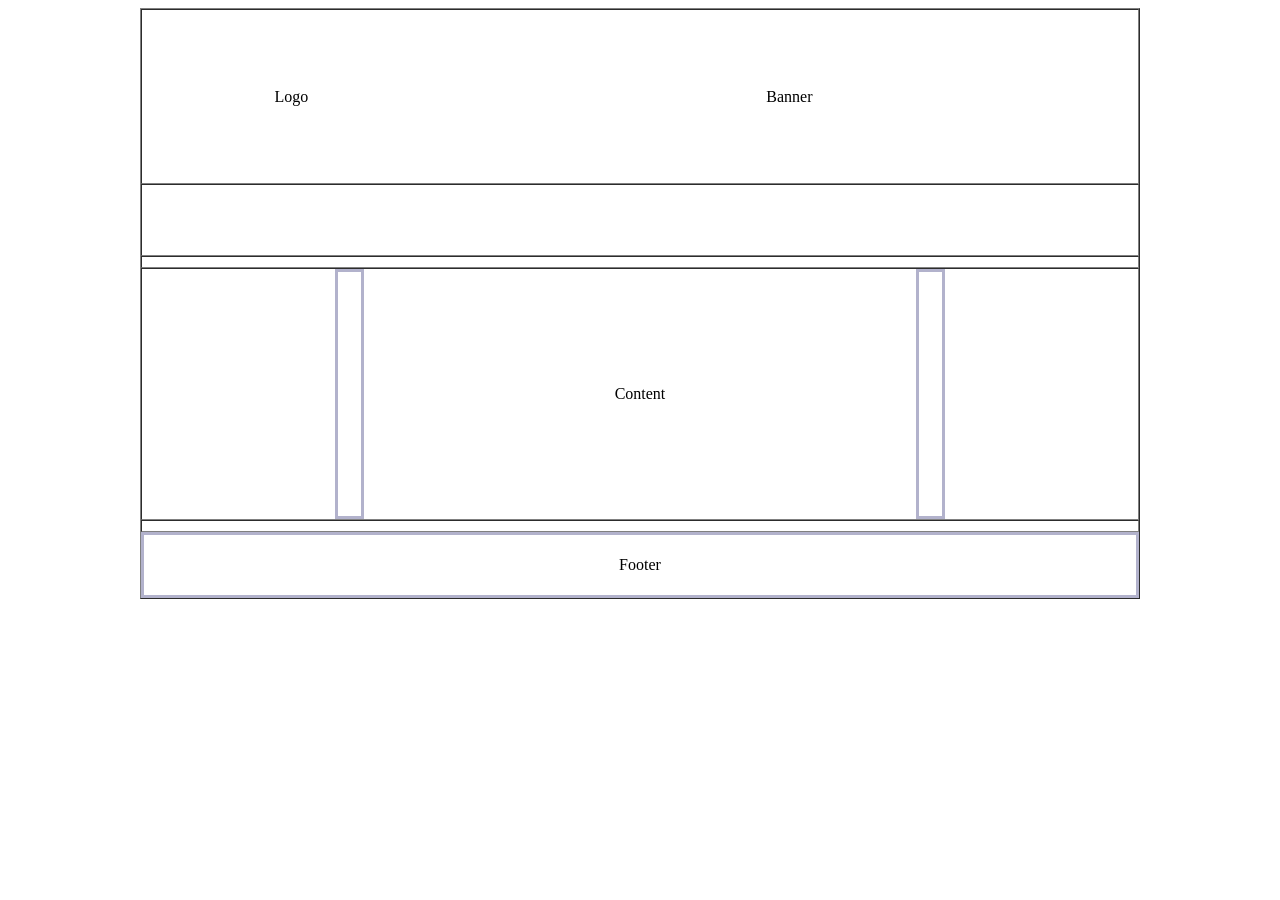
<file: LAB/lab2/lab02_khung_table.html>
<!DOCTYPE html
  PUBLIC "-//W3C//DTD XHTML 1.0 Transitional//EN" "http://www.w3.org/TR/xhtml1/DTD/xhtml1-transitional.dtd">
<html xmlns="http://www.w3.org/1999/xhtml">

<head>
  <meta http-equiv="Content-Type" content="text/html; charset=utf-8" />
  <title>BookStore</title>
</head>

<body>
  <table width="1000" align="center" border="1" cellpadding="0" cellspacing="0">

    <tr>
      <!-- logo và banner -->
      <td>
        <table border="0" cellpadding="0" cellspacing="0" width="100%">
          <tr>
            <td height="173" width="300" align="center" valign="middle" >
              Logo
            </td>
            <td width="700" align="center" >
              Banner
            </td>
          </tr>
        </table>
      </td>
    </tr>

    <tr>
      <!-- menu -->
      <td height="70">
        <!-- Tạo 1 table 5 cột, 1 hàng định dạng phù hợp theo yêu cầu -->

      </td>
    </tr>
    <tr>
      <!-- dòng trắng -->
      <td height="10"></td>
    </tr>
    <tr>
      <!-- Nội dung -->
      <td>
        <table width="100%" border="0" cellpadding="0" cellspacing="0">
          <tr>
            <!-- left -->
            <td width="196" height="250" valign="top">
            </td>
            <!-- Tạo 1 table 5 hàng, 1 cột định dạng phù hợp -->
            
            <td width="24" style="border:3px solid #b2b2cc;" height="70" width="200" align="center"></td> <!-- trắng -->

            <!-- center -->
            <td width="560" align="center">
              Content
            </td>

            <td width="24" style="border:3px solid #b2b2cc;" height="70" width="200" align="center"></td> <!-- trắng -->

            <!-- right -->
            <td width="196" valign="top">
            <!-- Tạo 1 table 5 hàng, 1 cột tương ứng bên left-->
              
            </td>
          </tr>
        </table>

      </td>
    </tr>

    <tr>
      <!-- trắng -->
      <td height="10"></td>
    </tr>

    <tr>
      <!-- footer -->
      <td height="60" align="center" style="border:3px solid #b2b2cc;"> Footer </td>
    </tr>

  </table>

</body>

</html>
</file>
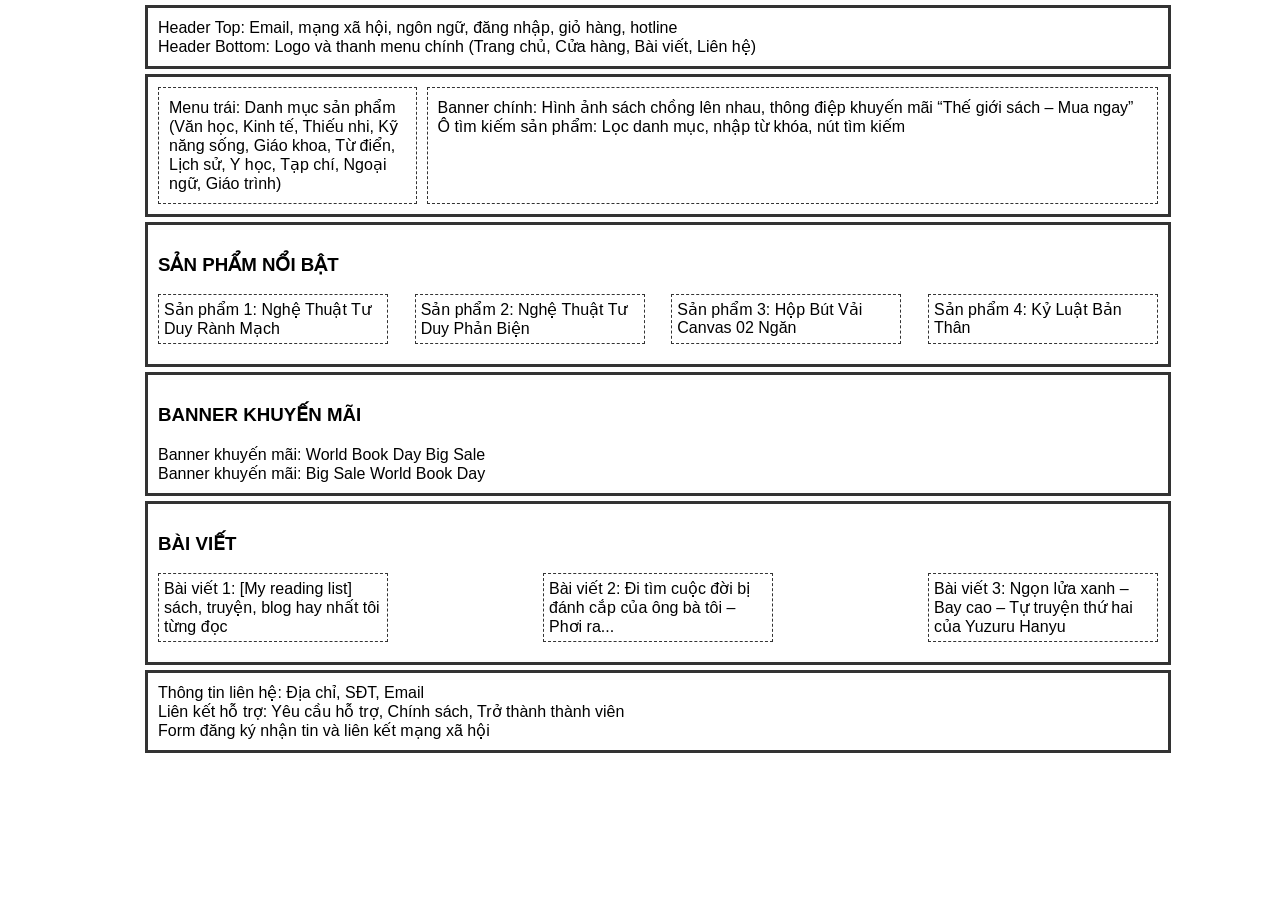
<file: LAB/lab5/lab5_bai2.html>
<!DOCTYPE html>
<html lang="vi">
<head>
  <meta charset="UTF-8">
  <title>Bố cục BookStore - Banner riêng</title>
  <style>
    /* * {
        box-sizing: border-box;
    } */
    body {
      margin: 0;
      font-family: Arial, sans-serif;
      max-width: 1000px;
      margin: 0 auto;
    }
    .section {
      border: 3px solid #333;
      padding: 10px;
      margin: 5px;
    }
    .header, .featured-products, .promo-banner, .articles, .footer {
      width: 100%;
    }
    /* Khối menu + banner */
    .menu-banner {
      display: flex;
      justify-content: space-between;
      width: 100%;
    }
    .menu-left {
      flex: 1;
      border: 1px dashed #333;
      padding: 10px;
      margin-right: 10px;
    }
    .banner-right {
      flex: 3;
      border: 1px dashed #333;
      padding: 10px;
    }
    .product-list, .article-list {
      display: flex;
      justify-content: space-between;
      flex-wrap: wrap;
    }
    .product-item, .article-item {
      border: 1px dashed #333;
      padding: 5px;
      width: 23%;
      box-sizing: border-box;
      margin-bottom: 10px;
    }
  </style>
</head>
<body>
  <!-- Header -->
  <div class="section header">
    <div>Header Top: Email, mạng xã hội, ngôn ngữ, đăng nhập, giỏ hàng, hotline</div>
    <div>Header Bottom: Logo và thanh menu chính (Trang chủ, Cửa hàng, Bài viết, Liên hệ)</div>
  </div>

  <!-- Khối Menu + Banner -->
  <div class="section menu-banner">
    <div class="menu-left">
      Menu trái: Danh mục sản phẩm (Văn học, Kinh tế, Thiếu nhi, Kỹ năng sống, Giáo khoa, Từ điển, Lịch sử, Y học, Tạp chí, Ngoại ngữ, Giáo trình)
    </div>
    <div class="banner-right">
      Banner chính: Hình ảnh sách chồng lên nhau, thông điệp khuyến mãi “Thế giới sách – Mua ngay”
      <div>Ô tìm kiếm sản phẩm: Lọc danh mục, nhập từ khóa, nút tìm kiếm</div>
    </div>
  </div>

  <!-- Sản phẩm nổi bật -->
  <div class="section featured-products">
    <h3>SẢN PHẨM NỔI BẬT</h3>
    <div class="product-list">
      <div class="product-item">Sản phẩm 1: Nghệ Thuật Tư Duy Rành Mạch</div>
      <div class="product-item">Sản phẩm 2: Nghệ Thuật Tư Duy Phản Biện</div>
      <div class="product-item">Sản phẩm 3: Hộp Bút Vải Canvas 02 Ngăn</div>
      <div class="product-item">Sản phẩm 4: Kỷ Luật Bản Thân</div>
    </div>
  </div>

  <!-- Banner khuyến mãi riêng -->
  <div class="section promo-banner">
    <h3>BANNER KHUYẾN MÃI</h3>
    <div>Banner khuyến mãi: World Book Day Big Sale</div>
    <div>Banner khuyến mãi: Big Sale World Book Day</div>
  </div>

  <!-- Bài viết -->
  <div class="section articles">
    <h3>BÀI VIẾT</h3>
    <div class="article-list">
      <div class="article-item">Bài viết 1: [My reading list] sách, truyện, blog hay nhất tôi từng đọc</div>
      <div class="article-item">Bài viết 2: Đi tìm cuộc đời bị đánh cắp của ông bà tôi – Phơi ra...</div>
      <div class="article-item">Bài viết 3: Ngọn lửa xanh – Bay cao – Tự truyện thứ hai của Yuzuru Hanyu</div>
    </div>
  </div>

  <!-- Footer -->
  <div class="section footer">
    <div>Thông tin liên hệ: Địa chỉ, SĐT, Email</div>
    <div>Liên kết hỗ trợ: Yêu cầu hỗ trợ, Chính sách, Trở thành thành viên</div>
    <div>Form đăng ký nhận tin và liên kết mạng xã hội</div>
  </div>
</body>
</html>
</file>
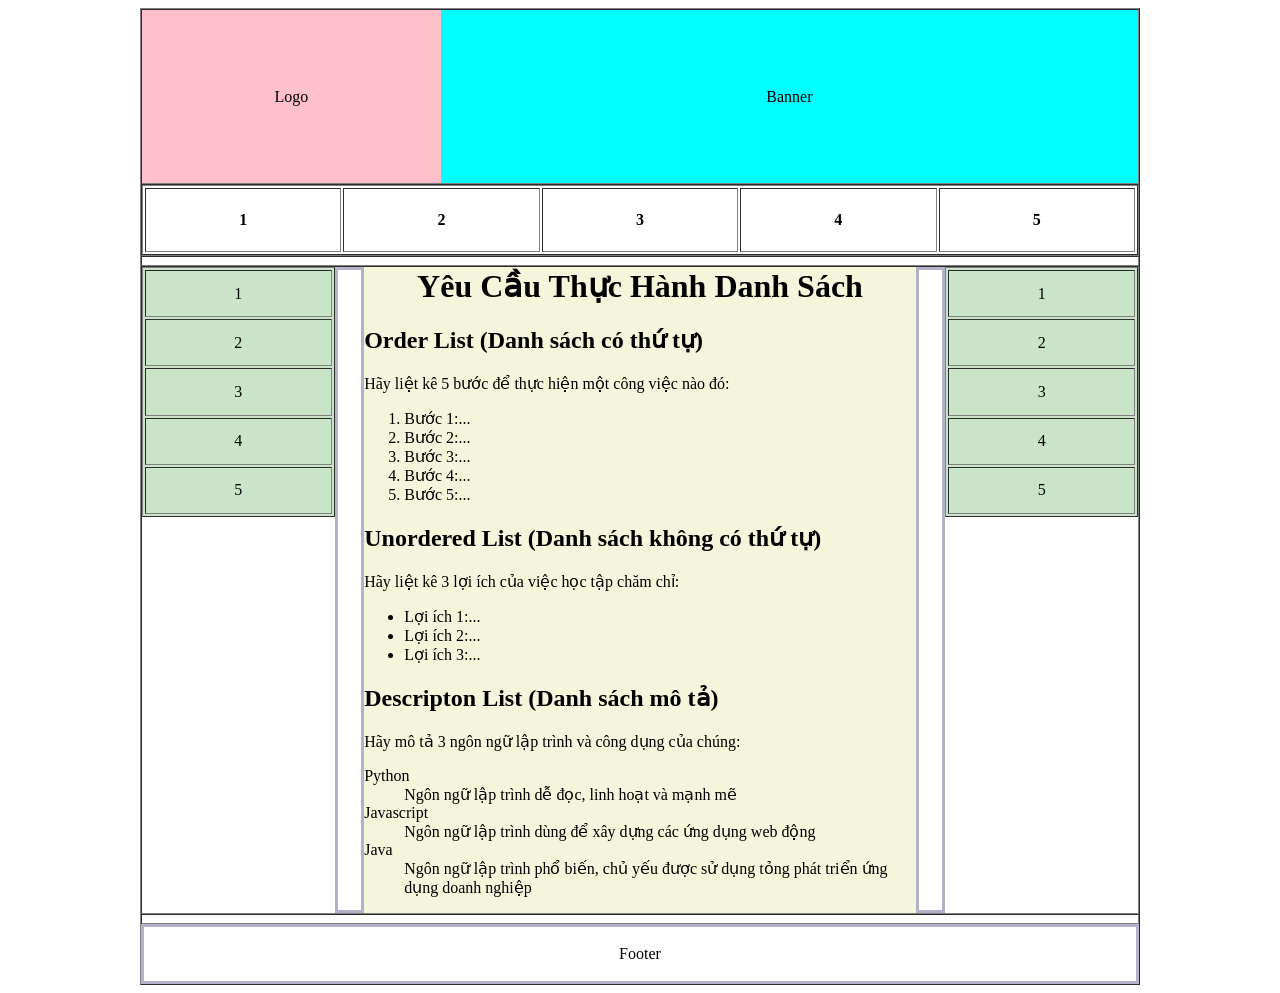
<file: LAB/lab2/Vi_du_Lab01/lab2_bai1.html>
<!DOCTYPE html
<head>
  <meta http-equiv="Content-Type" content="text/html; charset=utf-8" />
  <title>BookStore</title>
</head>

<body>
  <table width="1000" align="center" border="1" cellpadding="0" cellspacing="0">

    <tr>
      <!-- logo và banner -->
      <td>
        <table border="0" cellpadding="0" cellspacing="0" width="100%">
          <tr>
            <td style="background-color: pink;" height="173" width="300" align="center" valign="middle" >
              Logo
            </td>
            <td style="background-color: cyan;" width="700" align="center" >
              Banner
            </td>
          </tr>
        </table>
      </td>
    </tr>

    <tr>
      <!-- menu -->
      <td height="70">
        <!-- Tạo 1 table 5 cột, 1 hàng định dạng phù hợp theo yêu cầu -->
        <table border="1" style="width: 100%;height: 70px;">
          <tr>
            <th>1</th>
            <th>2</th>
            <th>3</th>
            <th>4</th>
            <th>5</th>
          </tr>
        </table>
      </td>
    </tr>
    <tr>
      <!-- dòng trắng -->
      <td height="10"></td>
    </tr>
    <tr>
      <!-- Nội dung -->
      <td>
        <table width="100%" border="0" cellpadding="0" cellspacing="0">
          <tr>
            <!-- left -->
            <td width="196" height="250" valign="top">
              <table border="1" style="background-color: rgba(0, 128, 0, 0.212);width:100%;height:250px;text-align: center;">
                <tr>
                  <td>1</td>
                </tr>
                <tr>
                  <td>2</td>
                </tr>
                <tr>
                  <td>3</td>
                </tr>
                <tr>
                  <td>4</td>
                </tr>
                <tr>
                  <td>5</td>
                </tr>
              </table>
            </td>
            <!-- Tạo 1 table 5 hàng, 1 cột định dạng phù hợp -->
            
            <td width="24" style="border:3px solid #b2b2cc;" height="70" width="200" align="center"></td> <!-- trắng -->

            <!-- center -->
            <td style="background-color: beige;"width="560" align="left">
                <h1 style="text-align:center;text-transform: capitalize;">Yêu cầu thực hành danh sách</h1>
                <h2>Order List (Danh sách có thứ tự)</h2>
                <p>Hãy liệt kê 5 bước để thực hiện một công việc nào đó: </p>
                <ol>
                    <li>Bước 1:...</li>
                    <li>Bước 2:...</li>
                    <li>Bước 3:...</li>
                    <li>Bước 4:...</li>
                    <li>Bước 5:...</li>
                </ol>
                <h2>Unordered List (Danh sách không có thứ tự)</h2>
                <p>Hãy liệt kê 3 lợi ích của việc học tập chăm chỉ:</p>
                <ul>
                    <li>Lợi ích 1:...</li>
                    <li>Lợi ích 2:...</li>
                    <li>Lợi ích 3:...</li>
                </ul>
                <h2>Descripton List (Danh sách mô tả)</h2>
                <p>Hãy mô tả 3 ngôn ngữ lập trình và công dụng của chúng:</p>
                <dl>
                    <dt>Python</dt>
                    <dd>Ngôn ngữ lập trình dễ đọc, linh hoạt và mạnh mẽ</dd>
                    <dt>Javascript</dt>
                    <dd>Ngôn ngữ lập trình dùng để xây dựng các ứng dụng web động</dd>
                    <dt>Java</dt>
                    <dd>Ngôn ngữ lập trình phổ biến, chủ yếu được sử dụng tỏng phát triển ứng dụng doanh nghiệp</dd>
                </dl>
            </td>

            <td width="24" style="border:3px solid #b2b2cc;" height="70" width="200" align="center"></td> <!-- trắng -->

            <!-- right -->
            <td width="196" valign="top">
            <!-- Tạo 1 table 5 hàng, 1 cột tương ứng bên left-->
            <table border="1" style="background-color: rgba(0, 128, 0, 0.212) ;width:100%;height:250px;text-align: center;">
              <tr>
                <td>1</td>
              </tr>
              <tr>
                <td>2</td>
              </tr>
              <tr>
                <td>3</td>
              </tr>
              <tr>
                <td>4</td>
              </tr>
              <tr>
                <td>5</td>
              </tr>
            </table>
            </td>
          </tr>
        </table>

      </td>
    </tr>

    <tr>
      <!-- trắng -->
      <td height="10"></td>
    </tr>

    <tr>
      <!-- footer -->
      <td height="60" align="center" style="border:3px solid #b2b2cc;"> Footer </td>
    </tr>

  </table>

</body>

</html>
</file>
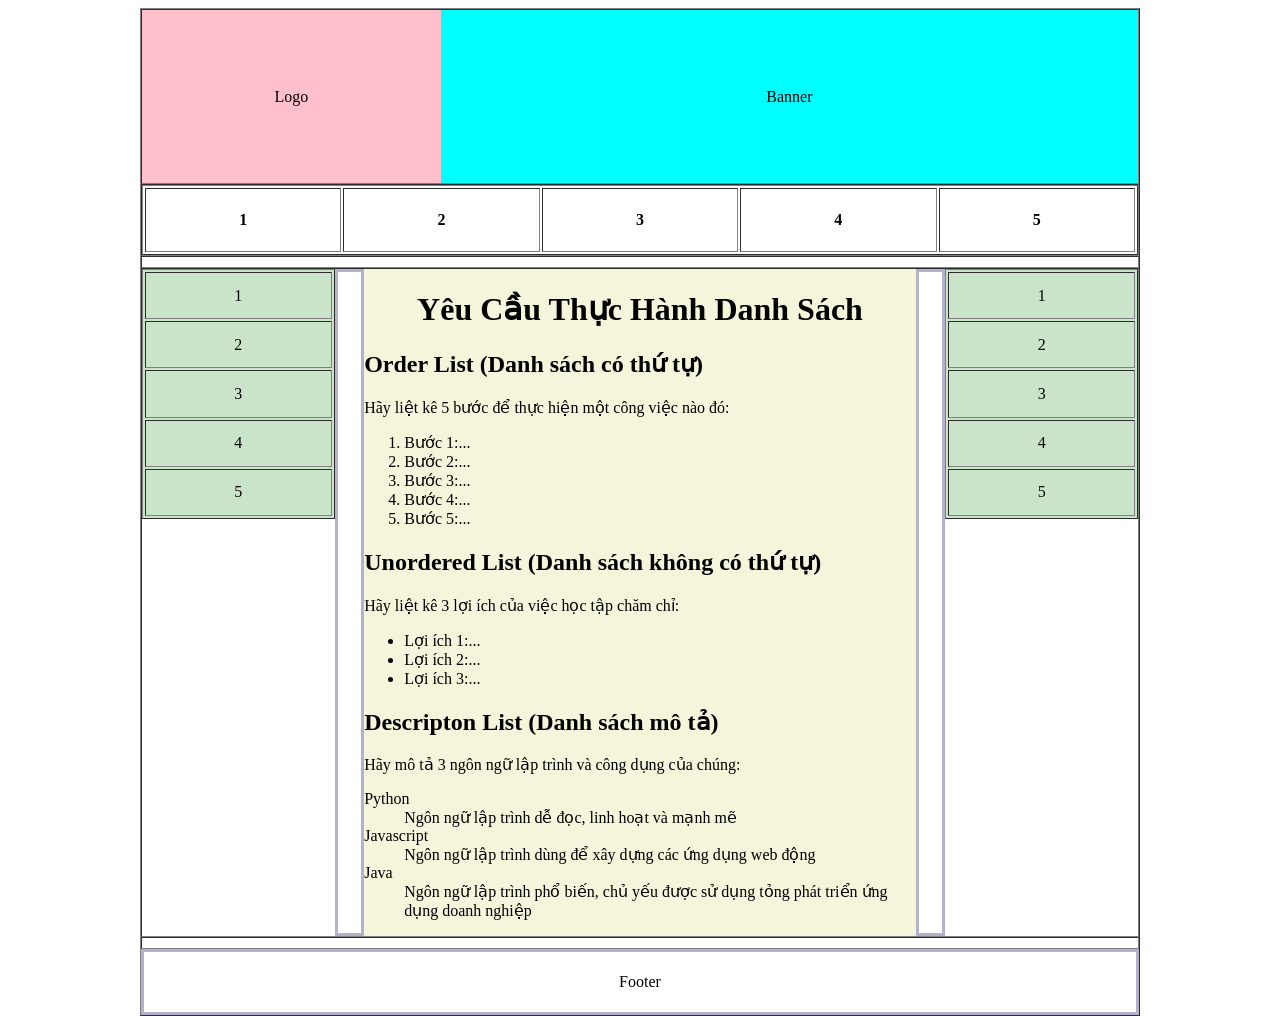
<file: LAB/lab2/Vi_du_Lab01/lab2_bai2.html>
<!DOCTYPE html
  PUBLIC "-//W3C//DTD XHTML 1.0 Transitional//EN" "http://www.w3.org/TR/xhtml1/DTD/xhtml1-transitional.dtd">
<html xmlns="http://www.w3.org/1999/xhtml">

<head>
  <meta http-equiv="Content-Type" content="text/html; charset=utf-8" />
  <title>BookStore</title>
</head>

<body>
  <table width="1000" align="center" border="1" cellpadding="0" cellspacing="0">

    <tr>
      <!-- logo và banner -->
      <td>
        <table border="0" cellpadding="0" cellspacing="0" width="100%">
          <tr>
            <td style="background-color: pink;" height="173" width="300" align="center" valign="middle" >
              Logo
            </td>
            <td style="background-color: cyan;" width="700" align="center" >
              Banner
            </td>
          </tr>
        </table>
      </td>
    </tr>

    <tr>
      <!-- menu -->
      <td height="70">
        <!-- Tạo 1 table 5 cột, 1 hàng định dạng phù hợp theo yêu cầu -->
        <table border="1" style="width: 100%;height: 70px;">
          <tr>
            <th>1</th>
            <th>2</th>
            <th>3</th>
            <th>4</th>
            <th>5</th>
          </tr>
        </table>
      </td>
    </tr>
    <tr>
      <!-- dòng trắng -->
      <td height="10"></td>
    </tr>
    <tr>
      <!-- Nội dung -->
      <td>
        <table width="100%" border="0" cellpadding="0" cellspacing="0">
          <tr>
            <!-- left -->
            <td width="196" height="250" valign="top">
              <table border="1" style="background-color: rgba(0, 128, 0, 0.212);width:100%;height:250px;text-align: center;">
                <tr>
                  <td>1</td>
                </tr>
                <tr>
                  <td>2</td>
                </tr>
                <tr>
                  <td>3</td>
                </tr>
                <tr>
                  <td>4</td>
                </tr>
                <tr>
                  <td>5</td>
                </tr>
              </table>
            </td>
            <!-- Tạo 1 table 5 hàng, 1 cột định dạng phù hợp -->
            
            <td width="24" style="border:3px solid #b2b2cc;" height="70" width="200" align="center"></td> <!-- trắng -->

            <!-- center -->
            <td style="background-color: beige;"width="560" align="left">
                <h1 style="text-align:center;text-transform: capitalize;">Yêu cầu thực hành danh sách</h1>
                <h2>Order List (Danh sách có thứ tự)</h2>
                <p>Hãy liệt kê 5 bước để thực hiện một công việc nào đó: </p>
                <ol>
                    <li>Bước 1:...</li>
                    <li>Bước 2:...</li>
                    <li>Bước 3:...</li>
                    <li>Bước 4:...</li>
                    <li>Bước 5:...</li>
                </ol>
                <h2>Unordered List (Danh sách không có thứ tự)</h2>
                <p>Hãy liệt kê 3 lợi ích của việc học tập chăm chỉ:</p>
                <ul>
                    <li>Lợi ích 1:...</li>
                    <li>Lợi ích 2:...</li>
                    <li>Lợi ích 3:...</li>
                </ul>
                <h2>Descripton List (Danh sách mô tả)</h2>
                <p>Hãy mô tả 3 ngôn ngữ lập trình và công dụng của chúng:</p>
                <dl>
                    <dt>Python</dt>
                    <dd>Ngôn ngữ lập trình dễ đọc, linh hoạt và mạnh mẽ</dd>
                    <dt>Javascript</dt>
                    <dd>Ngôn ngữ lập trình dùng để xây dựng các ứng dụng web động</dd>
                    <dt>Java</dt>
                    <dd>Ngôn ngữ lập trình phổ biến, chủ yếu được sử dụng tỏng phát triển ứng dụng doanh nghiệp</dd>
                </dl>
            </td>

            <td width="24" style="border:3px solid #b2b2cc;" height="70" width="200" align="center"></td> <!-- trắng -->

            <!-- right -->
            <td width="196" valign="top">
            <!-- Tạo 1 table 5 hàng, 1 cột tương ứng bên left-->
            <table border="1" style="background-color: rgba(0, 128, 0, 0.212) ;width:100%;height:250px;text-align: center;">
              <tr>
                <td>1</td>
              </tr>
              <tr>
                <td>2</td>
              </tr>
              <tr>
                <td>3</td>
              </tr>
              <tr>
                <td>4</td>
              </tr>
              <tr>
                <td>5</td>
              </tr>
            </table>
            </td>
          </tr>
        </table>

      </td>
    </tr>

    <tr>
      <!-- trắng -->
      <td height="10"></td>
    </tr>

    <tr>
      <!-- footer -->
      <td height="60" align="center" style="border:3px solid #b2b2cc;"> Footer </td>
    </tr>

  </table>

</body>

</html>
</file>
<file: style.css>
:root {
  --bg:       #050810;
  --surface:  #0d1120;
  --card:     #111827;
  --border:   rgba(255, 255, 255, 0.07);
  --accent:   #00e5ff;
  --accent2:  #7c3aed;
  --accent3:  #f59e0b;
  --text:     #e2e8f0;
  --muted:    #64748b;
 
  --nav-h:        64px;   
  --bottom-nav-h: 64px;   
  --radius:       16px;
}
 
*  { margin: 0; padding: 0; box-sizing: border-box; -webkit-tap-highlight-color: transparent; }
html { scroll-behavior: smooth; }
 
body {
  background: var(--bg);
  color: var(--text);
  font-family: 'DM Sans', sans-serif;
  font-weight: 300;
  overflow-x: hidden;
}
 

body::before {
  content: '';
  position: fixed;
  inset: 0;
  background-image: url("data:image/svg+xml,%3Csvg viewBox='0 0 200 200' xmlns='http://www.w3.org/2000/svg'%3E%3Cfilter id='n'%3E%3CfeTurbulence type='fractalNoise' baseFrequency='0.9' numOctaves='4' stitchTiles='stitch'/%3E%3C/filter%3E%3Crect width='100%25' height='100%25' filter='url(%23n)' opacity='0.03'/%3E%3C/svg%3E");
  pointer-events: none;
  z-index: 9999;
  opacity: 0.35;
}
 
h1, h2, h3, h4 { font-family: 'Syne', sans-serif; }
button { cursor: pointer; }
 

nav#mainNav {
  position: fixed;
  top: 0; left: 0; right: 0;
  height: var(--nav-h);
  z-index: 500;
  padding: 0 5%;
  display: flex;
  align-items: center;
  justify-content: space-between;
  background: rgba(5, 8, 16, 0.9);
  backdrop-filter: blur(20px);
  border-bottom: 1px solid var(--border);
}
 
.logo {
  font-family: 'Syne', sans-serif;
  font-size: 1.4rem;
  font-weight: 800;
  color: #fff;
  letter-spacing: -0.5px;
  text-decoration: none;
}
.logo span { color: var(--accent); }
 
.nav-links {
  display: flex;
  gap: 32px;
  list-style: none;
}
.nav-links a {
  color: var(--muted);
  text-decoration: none;
  font-size: 0.88rem;
  font-weight: 400;
  transition: color 0.2s;
}
.nav-links a:hover { color: var(--text); }
 
.nav-cta {
  background: var(--accent);
  color: #000;
  border: none;
  padding: 9px 20px;
  border-radius: 8px;
  font-family: 'Syne', sans-serif;
  font-weight: 700;
  font-size: 0.82rem;
  transition: opacity 0.2s, transform 0.2s;
}
.nav-cta:hover { opacity: 0.85; transform: translateY(-1px); }
 

.hamburger {
  display: none;
  flex-direction: column;
  gap: 5px;
  background: none;
  border: none;
  padding: 6px;
}
.hamburger span {
  display: block;
  width: 22px;
  height: 2px;
  background: var(--text);
  border-radius: 2px;
  transition: all 0.3s;
}
/* Biến dấu ≡ thành dấu ✕ khi mở */
.hamburger.open span:nth-child(1) { transform: translateY(7px) rotate(45deg); }
.hamburger.open span:nth-child(2) { opacity: 0; }
.hamburger.open span:nth-child(3) { transform: translateY(-7px) rotate(-45deg); }
 

.mobile-drawer {
  display: none;                
  position: fixed;
  top: var(--nav-h);
  left: 0; right: 0; bottom: 0;
  background: rgba(5, 8, 16, 0.98);
  backdrop-filter: blur(24px);
  z-index: 490;
  flex-direction: column;
  padding: 32px 6%;
  transform: translateX(100%);  
  transition: transform 0.35s cubic-bezier(0.4, 0, 0.2, 1);
}
.mobile-drawer.open { transform: translateX(0); }
 
.mobile-drawer a {
  display: block;
  color: var(--text);
  text-decoration: none;
  font-family: 'Syne', sans-serif;
  font-weight: 700;
  font-size: 1.5rem;
  padding: 18px 0;
  border-bottom: 1px solid var(--border);
  transition: color 0.2s;
}
.mobile-drawer a:hover { color: var(--accent); }
 
.drawer-cta {
  margin-top: 32px;
  background: var(--accent);
  color: #000;
  text-align: center;
  border-radius: 12px;
  font-family: 'Syne', sans-serif;
  font-size: 1rem;
  font-weight: 700;
  padding: 16px;
  border: none;
}
 

.bottom-nav {
  display: none;                  
  position: fixed;
  bottom: 0; left: 0; right: 0;
  height: var(--bottom-nav-h);
  background: rgba(13, 17, 32, 0.97);
  backdrop-filter: blur(20px);
  border-top: 1px solid var(--border);
  z-index: 500;
  justify-content: space-around;
  align-items: center;
  padding-bottom: env(safe-area-inset-bottom); 
}
 
.bn-item {
  display: flex;
  flex-direction: column;
  align-items: center;
  gap: 3px;
  background: none;
  border: none;
  color: var(--muted);
  font-size: 0.6rem;
  font-weight: 600;
  letter-spacing: 0.5px;
  text-transform: uppercase;
  padding: 8px 12px;
  transition: color 0.2s;
  font-family: 'Syne', sans-serif;
}
.bn-item.active,
.bn-item:hover { color: var(--accent); }
.bn-icon { font-size: 1.2rem; }
 

section { padding: 96px 5%; }
 
.section-label {
  font-size: 0.72rem;
  font-weight: 700;
  letter-spacing: 3px;
  text-transform: uppercase;
  color: var(--accent);
  margin-bottom: 10px;
}
.section-title {
  font-size: clamp(1.7rem, 4vw, 3rem);
  font-weight: 800;
  letter-spacing: -1px;
  line-height: 1.1;
  margin-bottom: 14px;
}
.section-sub {
  color: var(--muted);
  font-size: 1rem;
  line-height: 1.7;
  max-width: 560px;
}
 

.hero {
  min-height: 100vh;
  display: flex;
  align-items: center;
  padding-top: calc(var(--nav-h) + 60px);
  padding-bottom: 80px;
  padding-left: 5%;
  padding-right: 5%;
  position: relative;
  overflow: hidden;
}
 

.hero-grid {
  position: absolute;
  inset: 0;
  background-image:
    linear-gradient(rgba(0, 229, 255, 0.04) 1px, transparent 1px),
    linear-gradient(90deg, rgba(0, 229, 255, 0.04) 1px, transparent 1px);
  background-size: 60px 60px;
  /* Mờ dần ra rìa */
  mask-image: radial-gradient(ellipse 70% 60% at 50% 40%, black 30%, transparent 100%);
}
 

.hero-orb {
  position: absolute;
  border-radius: 50%;
  filter: blur(80px);
  pointer-events: none;
}
.orb1 {
  width: 500px; height: 500px;
  background: radial-gradient(circle, rgba(0, 229, 255, 0.12) 0%, transparent 70%);
  top: -100px; right: 5%;
  animation: float 8s ease-in-out infinite;
}
.orb2 {
  width: 400px; height: 400px;
  background: radial-gradient(circle, rgba(124, 58, 237, 0.1) 0%, transparent 70%);
  bottom: 0; left: 0;
  animation: float 10s ease-in-out infinite reverse;
}
@keyframes float {
  0%, 100% { transform: translateY(0); }
  50%       { transform: translateY(-30px); }
}
 
.hero-content {
  max-width: 700px;
  position: relative;
  z-index: 1;
}
 
.hero-badge {
  display: inline-flex;
  align-items: center;
  gap: 8px;
  background: rgba(0, 229, 255, 0.08);
  border: 1px solid rgba(0, 229, 255, 0.2);
  border-radius: 100px;
  padding: 6px 16px;
  font-size: 0.78rem;
  color: var(--accent);
  margin-bottom: 24px;
  animation: fadeUp 0.6s ease both;
}
.badge-dot {
  width: 6px; height: 6px;
  background: var(--accent);
  border-radius: 50%;
  animation: pulse 2s ease infinite;
}
 
@keyframes pulse {
  0%, 100% { opacity: 1; transform: scale(1); }
  50%       { opacity: 0.5; transform: scale(1.4); }
}
 
.hero h1 {
  font-size: clamp(2.4rem, 6vw, 4.5rem);
  font-weight: 800;
  line-height: 1.05;
  letter-spacing: -2px;
  margin-bottom: 20px;
  animation: fadeUp 0.6s 0.1s ease both;
}
.hero h1 em { font-style: normal; color: var(--accent); }
 
.hero-desc {
  font-size: 1.05rem;
  color: var(--muted);
  line-height: 1.7;
  max-width: 520px;
  margin-bottom: 36px;
  animation: fadeUp 0.6s 0.2s ease both;
}
 
.hero-actions {
  display: flex;
  gap: 14px;
  flex-wrap: wrap;
  animation: fadeUp 0.6s 0.3s ease both;
}
 
/* Nút chính */
.btn-primary {
  background: var(--accent);
  color: #000;
  border: none;
  padding: 14px 28px;
  border-radius: 10px;
  font-family: 'Syne', sans-serif;
  font-weight: 700;
  font-size: 0.92rem;
  transition: all 0.25s;
  box-shadow: 0 0 30px rgba(0, 229, 255, 0.25);
}
.btn-primary:hover { transform: translateY(-2px); box-shadow: 0 0 50px rgba(0, 229, 255, 0.4); }
 
/* Nút phụ */
.btn-ghost {
  background: transparent;
  color: var(--text);
  padding: 14px 28px;
  border: 1px solid var(--border);
  border-radius: 10px;
  font-family: 'Syne', sans-serif;
  font-weight: 600;
  font-size: 0.92rem;
  transition: all 0.25s;
}
.btn-ghost:hover { border-color: rgba(255,255,255,0.2); background: rgba(255,255,255,0.04); }
 
.hero-stats {
  display: flex;
  gap: 40px;
  flex-wrap: wrap;
  margin-top: 56px;
  padding-top: 36px;
  border-top: 1px solid var(--border);
  animation: fadeUp 0.6s 0.4s ease both;
}
.stat-num {
  font-family: 'Syne', sans-serif;
  font-size: 1.8rem;
  font-weight: 800;
  color: #fff;
}
.stat-label { font-size: 0.78rem; color: var(--muted); margin-top: 2px; }
 
@keyframes fadeUp {
  from { opacity: 0; transform: translateY(24px); }
  to   { opacity: 1; transform: translateY(0); }
}
 

.about-grid {
  display: grid;
  grid-template-columns: 1fr 1fr;
  gap: 60px;
  align-items: center;
  margin-top: 56px;
}
 

.chart-card {
  background: var(--card);
  border: 1px solid var(--border);
  border-radius: 20px;
  padding: 24px;
  position: relative;
  overflow: hidden;
}
.chart-card::before {
  content: '';
  position: absolute;
  top: 0; left: 0; right: 0;
  height: 2px;
  background: linear-gradient(90deg, var(--accent), var(--accent2));
}
.chart-title { font-size: 0.78rem; color: var(--muted); margin-bottom: 18px; }
 
.bar-chart {
  display: flex;
  align-items: flex-end;
  gap: 6px;
  height: 110px;
}
.bar {
  flex: 1;
  border-radius: 6px 6px 0 0;
  opacity: 0.85;
  background: linear-gradient(to top, var(--accent2), var(--accent));
  animation: barGrow 1s ease both;
  transform-origin: bottom; /* mọc từ đáy lên */
}
@keyframes barGrow {
  from { transform: scaleY(0); }
  to   { transform: scaleY(1); }
}
 
.bar-labels {
  display: flex;
  gap: 6px;
  margin-top: 10px;
}
.bar-labels span {
  flex: 1;
  font-size: 0.6rem;
  color: var(--muted);
  text-align: center;
}
 
.mini-cards {
  display: grid;
  grid-template-columns: 1fr 1fr;
  gap: 10px;
  margin-top: 14px;
}
.mini-card {
  background: var(--surface);
  border: 1px solid var(--border);
  border-radius: 12px;
  padding: 14px;
}
.mini-card-num {
  font-family: 'Syne', sans-serif;
  font-size: 1.3rem;
  font-weight: 800;
  color: var(--accent);
}
.mini-card-label { font-size: 0.72rem; color: var(--muted); margin-top: 2px; }
 

.about-points { display: flex; flex-direction: column; gap: 22px; }
.about-point  { display: flex; gap: 14px; align-items: flex-start; }
.point-icon {
  width: 42px; height: 42px;
  flex-shrink: 0;
  background: rgba(0, 229, 255, 0.08);
  border: 1px solid rgba(0, 229, 255, 0.15);
  border-radius: 12px;
  display: flex; align-items: center; justify-content: center;
  font-size: 1.1rem;
}
.point-text h4 { font-size: 0.92rem; font-weight: 700; margin-bottom: 4px; color: #fff; }
.point-text p  { font-size: 0.84rem; color: var(--muted); line-height: 1.6; }

.skills-bg { background: var(--surface); }
 
.skills-grid {
  display: grid;
  grid-template-columns: repeat(3, 1fr);
  gap: 18px;
  margin-top: 56px;
}
 
.skill-card {
  background: var(--card);
  border: 1px solid var(--border);
  border-radius: var(--radius);
  padding: 26px;
  transition: all 0.3s;
  position: relative;
  overflow: hidden;
}
/* Hiệu ứng glow khi hover */
.skill-card::after {
  content: '';
  position: absolute;
  inset: 0;
  background: radial-gradient(circle at 50% 0%, rgba(0, 229, 255, 0.06), transparent 60%);
  opacity: 0;
  transition: opacity 0.3s;
}
.skill-card:hover { border-color: rgba(0, 229, 255, 0.25); transform: translateY(-4px); }
.skill-card:hover::after { opacity: 1; }
 
.skill-icon  { font-size: 1.8rem; margin-bottom: 14px; }
.skill-card h3 { font-size: 0.95rem; font-weight: 700; margin-bottom: 8px; color: #fff; }
.skill-card p  { font-size: 0.82rem; color: var(--muted); line-height: 1.6; }
 
.skill-tags { display: flex; flex-wrap: wrap; gap: 5px; margin-top: 12px; }
.tag {
  font-size: 0.7rem;
  padding: 3px 9px;
  border-radius: 100px;
  border: 1px solid var(--border);
  color: var(--muted);
}

.roadmap-line {
  display: flex;
  flex-direction: column;
  margin-top: 56px;
  position: relative;
}

.roadmap-line::before {
  content: '';
  position: absolute;
  left: 27px;
  top: 0; bottom: 0;
  width: 2px;
  background: linear-gradient(to bottom, var(--accent), var(--accent2), transparent);
}
 
.roadmap-item { display: flex; gap: 28px; padding: 28px 0; position: relative; }
 
.road-num {
  width: 54px; height: 54px;
  flex-shrink: 0;
  background: var(--card);
  border: 2px solid var(--accent);
  border-radius: 50%;
  display: flex; align-items: center; justify-content: center;
  font-family: 'Syne', sans-serif;
  font-weight: 800;
  font-size: 0.95rem;
  color: var(--accent);
  position: relative;
  z-index: 1;
  box-shadow: 0 0 20px rgba(0, 229, 255, 0.2);
}
 
.road-content {
  background: var(--card);
  border: 1px solid var(--border);
  border-radius: var(--radius);
  padding: 22px 26px;
  flex: 1;
  transition: border-color 0.3s;
}
.road-content:hover { border-color: rgba(0, 229, 255, 0.2); }
.road-content h3 { font-size: 1rem; font-weight: 700; color: #fff; margin-bottom: 6px; }
.road-content p  { font-size: 0.84rem; color: var(--muted); line-height: 1.65; }
.road-duration {
  display: inline-block;
  font-size: 0.7rem;
  color: var(--accent);
  background: rgba(0, 229, 255, 0.08);
  border: 1px solid rgba(0, 229, 255, 0.15);
  border-radius: 100px;
  padding: 3px 10px;
  margin-top: 10px;
}

.courses-bg { background: var(--surface); }
 
.courses-header {
  display: flex;
  justify-content: space-between;
  align-items: flex-end;
  margin-bottom: 44px;
  gap: 20px;
  flex-wrap: wrap;
}
 
.filter-tabs { display: flex; gap: 8px; flex-wrap: wrap; }
.tab {
  padding: 8px 16px;
  border-radius: 8px;
  font-size: 0.8rem;
  font-weight: 500;
  border: 1px solid var(--border);
  color: var(--muted);
  background: transparent;
  transition: all 0.2s;
  font-family: 'DM Sans', sans-serif;
}
.tab.active,
.tab:hover { background: var(--accent); color: #000; border-color: var(--accent); font-weight: 700; }
 

.courses-grid {
  display: grid;
  grid-template-columns: repeat(3, 1fr);
  gap: 22px;
}
 
.course-card {
  background: var(--card);
  border: 1px solid var(--border);
  border-radius: 20px;
  overflow: hidden;
  transition: all 0.3s;
  display: flex;
  flex-direction: column;
}
.course-card:hover {
  transform: translateY(-6px);
  border-color: rgba(0, 229, 255, 0.2);
  box-shadow: 0 20px 60px rgba(0, 0, 0, 0.4);
}
 
/* Thumbnail màu gradient */
.course-thumb {
  height: 150px;
  display: flex; align-items: center; justify-content: center;
  font-size: 2.8rem;
  position: relative;
  overflow: hidden;
}
.thumb-1 { background: linear-gradient(135deg, #0f2027, #0d47a1); }
.thumb-2 { background: linear-gradient(135deg, #1a0533, #4a0080); }
.thumb-3 { background: linear-gradient(135deg, #0d2614, #1b5e20); }
.thumb-4 { background: linear-gradient(135deg, #1a1200, #795548); }
.thumb-5 { background: linear-gradient(135deg, #0d1b2a, #1565c0); }
.thumb-6 { background: linear-gradient(135deg, #1a0a00, #bf360c); }
 
.course-level {
  position: absolute;
  top: 10px; left: 10px;
  font-size: 0.68rem;
  font-weight: 700;
  padding: 3px 9px;
  border-radius: 100px;
  letter-spacing: 0.5px;
}
.lv-beginner { background: rgba(0, 229, 255, 0.15); color: var(--accent); }
.lv-inter    { background: rgba(124, 58, 237, 0.2);  color: #a78bfa; }
.lv-advanced { background: rgba(245, 158, 11, 0.15); color: var(--accent3); }
 
.course-body {
  padding: 20px;
  flex: 1;
  display: flex;
  flex-direction: column;
}
.course-category { font-size: 0.7rem; color: var(--accent); font-weight: 700; letter-spacing: 1px; text-transform: uppercase; margin-bottom: 6px; }
.course-title    { font-size: 0.95rem; font-weight: 700; color: #fff; line-height: 1.3; margin-bottom: 8px; }
.course-desc     { font-size: 0.8rem; color: var(--muted); line-height: 1.6; flex: 1; }
 
.course-meta {
  display: flex;
  gap: 12px;
  flex-wrap: wrap;
  margin-top: 14px;
  padding-top: 14px;
  border-top: 1px solid var(--border);
  font-size: 0.74rem;
  color: var(--muted);
}
 
.course-footer {
  display: flex;
  align-items: center;
  justify-content: space-between;
  padding: 14px 20px;
  border-top: 1px solid var(--border);
}
.price { font-family: 'Syne', sans-serif; font-weight: 800; font-size: 1.1rem; color: #fff; }
.old-price { font-size: 0.76rem; color: var(--muted); text-decoration: line-through; font-weight: 400; margin-left: 5px; }
 
.btn-enroll {
  background: linear-gradient(135deg, var(--accent2), var(--accent));
  color: #fff;
  border: none;
  padding: 8px 18px;
  border-radius: 8px;
  font-family: 'Syne', sans-serif;
  font-weight: 700;
  font-size: 0.78rem;
  transition: all 0.25s;
}
.btn-enroll:hover { transform: scale(1.05); opacity: 0.9; }
 
/* Featured Bundle */
.featured-card {
  background: var(--card);
  border: 1px solid rgba(0, 229, 255, 0.15);
  border-radius: 24px;
  padding: 44px;
  display: grid;
  grid-template-columns: 1fr 1fr;
  gap: 44px;
  align-items: center;
  margin-top: 52px;
  position: relative;
  overflow: hidden;
}
.featured-card::before {
  content: '';
  position: absolute;
  top: 0; left: 0; right: 0;
  height: 3px;
  background: linear-gradient(90deg, var(--accent), var(--accent2), var(--accent3));
}
 
.featured-badge {
  display: inline-flex;
  align-items: center;
  gap: 8px;
  background: rgba(245, 158, 11, 0.1);
  border: 1px solid rgba(245, 158, 11, 0.2);
  color: var(--accent3);
  padding: 5px 14px;
  border-radius: 100px;
  font-size: 0.72rem;
  font-weight: 700;
  letter-spacing: 0.5px;
  margin-bottom: 18px;
}
 
.featured-left h2 { font-size: 1.9rem; font-weight: 800; letter-spacing: -1px; margin-bottom: 14px; color: #fff; }
.featured-left p  { color: var(--muted); line-height: 1.7; margin-bottom: 24px; font-size: 0.92rem; }
 
.featured-includes { display: flex; flex-direction: column; gap: 10px; margin-bottom: 28px; }
.fi-item { display: flex; align-items: center; gap: 10px; font-size: 0.85rem; color: var(--text); }
.fi-check {
  width: 20px; height: 20px;
  background: rgba(0, 229, 255, 0.1);
  border-radius: 50%;
  display: flex; align-items: center; justify-content: center;
  color: var(--accent);
  font-size: 0.62rem;
  flex-shrink: 0;
}
 
.btn-featured {
  width: 100%;
  background: linear-gradient(135deg, var(--accent2), var(--accent));
  color: #fff;
  border: none;
  padding: 15px;
  border-radius: 12px;
  font-family: 'Syne', sans-serif;
  font-weight: 700;
  font-size: 0.95rem;
  margin-top: 22px;
  transition: all 0.3s;
  box-shadow: 0 8px 30px rgba(124, 58, 237, 0.3);
}
.btn-featured:hover { transform: translateY(-2px); box-shadow: 0 12px 40px rgba(124, 58, 237, 0.5); }
 
.featured-price-block { text-align: center; }
.original-price  { font-size: 0.82rem; color: var(--muted); text-decoration: line-through; margin-bottom: 4px; }
.featured-main-price { font-family: 'Syne', sans-serif; font-size: 3rem; font-weight: 800; color: #fff; }
.featured-main-price sup { font-size: 1.4rem; vertical-align: top; margin-top: 8px; display: inline-block; }
.featured-save { font-size: 0.82rem; color: var(--accent3); margin-top: 4px; }
.featured-note { font-size: 0.75rem; color: var(--muted); margin-top: 6px; }
 
.bundle-includes {
  margin-top: 18px;
  padding: 14px;
  background: var(--surface);
  border-radius: 12px;
  border: 1px solid var(--border);
}
.bundle-includes-label { font-size: 0.72rem; color: var(--muted); margin-bottom: 6px; }
.bundle-includes-list  { font-size: 0.78rem; color: var(--text); line-height: 2; }
 

.testi-grid {
  display: grid;
  grid-template-columns: repeat(3, 1fr);
  gap: 18px;
  margin-top: 56px;
}
.testi-card {
  background: var(--card);
  border: 1px solid var(--border);
  border-radius: var(--radius);
  padding: 26px;
}
.stars      { color: var(--accent3); font-size: 0.82rem; margin-bottom: 10px; }
.testi-quote{ font-size: 1.8rem; color: var(--accent); font-family: 'Syne', sans-serif; line-height: 1; margin-bottom: 12px; opacity: 0.5; }
.testi-text { font-size: 0.84rem; color: var(--muted); line-height: 1.7; margin-bottom: 18px; }
.testi-author{ display: flex; align-items: center; gap: 10px; }
.testi-avatar{ width: 38px; height: 38px; border-radius: 50%; display: flex; align-items: center; justify-content: center; font-size: 0.9rem; font-weight: 700; font-family: 'Syne', sans-serif; }
.av1 { background: linear-gradient(135deg, #0d47a1, #00e5ff); }
.av2 { background: linear-gradient(135deg, #4a0080, #a78bfa); }
.av3 { background: linear-gradient(135deg, #1b5e20, #69f0ae); }
.testi-name { font-weight: 600; font-size: 0.85rem; color: #fff; }
.testi-role { font-size: 0.72rem; color: var(--muted); }
 

.faq-bg { background: var(--surface); }
.faq-header { text-align: center; }
.faq-list { max-width: 720px; margin: 56px auto 0; }
 
.faq-item { border-bottom: 1px solid var(--border); }
.faq-q {
  width: 100%;
  background: none;
  border: none;
  color: var(--text);
  text-align: left;
  padding: 22px 0;
  font-family: 'Syne', sans-serif;
  font-weight: 600;
  font-size: 0.92rem;
  cursor: pointer;
  display: flex;
  justify-content: space-between;
  align-items: center;
  gap: 16px;
  transition: color 0.2s;
}
.faq-q:hover { color: var(--accent); }
 
.faq-icon {
  width: 26px; height: 26px;
  border-radius: 50%;
  background: rgba(0, 229, 255, 0.08);
  border: 1px solid rgba(0, 229, 255, 0.15);
  display: flex; align-items: center; justify-content: center;
  font-size: 0.95rem;
  color: var(--accent);
  flex-shrink: 0;
  transition: transform 0.3s;
}
 
.faq-a { font-size: 0.85rem; color: var(--muted); line-height: 1.7; padding-bottom: 22px; display: none; }
.faq-item.open .faq-a  { display: block; }
.faq-item.open .faq-icon { transform: rotate(45deg); }   /* + → × */
.faq-item.open .faq-q  { color: var(--accent); }
 

.cta-section {
  text-align: center;
  padding: 100px 5%;
  position: relative;
  overflow: hidden;
}
.cta-bg {
  position: absolute;
  inset: 0;
  background: radial-gradient(ellipse 60% 80% at 50% 50%, rgba(0, 229, 255, 0.05), transparent 70%);
}
.cta-section h2 {
  font-size: clamp(1.9rem, 5vw, 3.2rem);
  font-weight: 800;
  letter-spacing: -2px;
  margin-bottom: 14px;
  position: relative;
}
.cta-section p { color: var(--muted); max-width: 480px; margin: 0 auto 32px; line-height: 1.7; position: relative; }
.cta-actions   { display: flex; gap: 14px; justify-content: center; flex-wrap: wrap; position: relative; }
 
footer {
  border-top: 1px solid var(--border);
  padding: 40px 5%;
  display: flex;
  justify-content: space-between;
  align-items: center;
  flex-wrap: wrap;
  gap: 20px;
}
.footer-logo { font-family: 'Syne', sans-serif; font-weight: 800; font-size: 1.2rem; color: #fff; }
.footer-logo span { color: var(--accent); }
.footer-copy { font-size: 0.78rem; color: var(--muted); }
.footer-links { display: flex; gap: 22px; }
.footer-links a { font-size: 0.78rem; color: var(--muted); text-decoration: none; }
.footer-links a:hover { color: var(--text); }
 

.modal-overlay {
  position: fixed;
  inset: 0;
  background: rgba(0, 0, 0, 0.8);
  backdrop-filter: blur(10px);
  z-index: 600;
  display: flex;
  align-items: center;
  justify-content: center;
  padding: 16px;
  /* Trạng thái ẩn */
  opacity: 0;
  pointer-events: none;
  transition: opacity 0.3s;
}
.modal-overlay.open { opacity: 1; pointer-events: all; }
 
.modal {
  background: var(--card);
  border: 1px solid rgba(0, 229, 255, 0.2);
  border-radius: 24px;
  padding: 36px;
  max-width: 460px;
  width: 100%;
  position: relative;
  transform: translateY(20px);   /* bắt đầu lệch xuống */
  transition: transform 0.3s;
  max-height: 90vh;
  overflow-y: auto;
}
.modal-overlay.open .modal { transform: translateY(0); } /* trượt lên */
 
.modal-close {
  position: absolute;
  top: 14px; right: 14px;
  width: 30px; height: 30px;
  background: var(--surface);
  border: none;
  border-radius: 50%;
  color: var(--muted);
  font-size: 0.9rem;
  display: flex; align-items: center; justify-content: center;
}
.modal h3 { font-size: 1.3rem; font-weight: 800; margin-bottom: 6px; color: #fff; }
.modal-course-name { font-size: 0.82rem; color: var(--accent); margin-bottom: 22px; }
 
.form-group { margin-bottom: 14px; }
.form-group label { display: block; font-size: 0.78rem; color: var(--muted); margin-bottom: 5px; }
.form-group input {
  width: 100%;
  background: var(--surface);
  border: 1px solid var(--border);
  border-radius: 10px;
  padding: 11px 14px;
  color: var(--text);
  font-family: 'DM Sans', sans-serif;
  font-size: 0.88rem;
  outline: none;
  transition: border-color 0.2s;
}
.form-group input:focus { border-color: rgba(0, 229, 255, 0.3); }
 
.price-row {
  background: rgba(0, 229, 255, 0.05);
  border: 1px solid rgba(0, 229, 255, 0.15);
  border-radius: 10px;
  padding: 12px 14px;
  margin-bottom: 14px;
  display: flex;
  justify-content: space-between;
  align-items: center;
}
.price-label { font-size: 0.82rem; color: var(--muted); }
#modalPrice  { font-family: 'Syne', sans-serif; font-weight: 800; color: var(--accent); }
 
.btn-submit {
  width: 100%;
  background: linear-gradient(135deg, var(--accent2), var(--accent));
  color: #fff;
  border: none;
  padding: 14px;
  border-radius: 10px;
  font-family: 'Syne', sans-serif;
  font-weight: 700;
  font-size: 0.92rem;
  transition: all 0.3s;
}
.btn-submit:hover { opacity: 0.9; }
 

.reveal {
  opacity: 0;
  transform: translateY(24px);
  transition: opacity 0.55s ease, transform 0.55s ease;
}
.reveal.visible {
  opacity: 1;
  transform: translateY(0);
}
 
@media (max-width: 1024px) {
  .skills-grid  { grid-template-columns: repeat(2, 1fr); }
  .courses-grid { grid-template-columns: repeat(2, 1fr); }
  .testi-grid   { grid-template-columns: repeat(2, 1fr); }
 
  .featured-card { grid-template-columns: 1fr; padding: 32px; gap: 32px; }
  .featured-price-block { border-top: 1px solid var(--border); padding-top: 28px; }
}
 
@media (max-width: 768px) {
  /* Ẩn desktop nav, hiện hamburger */
  .nav-links { display: none; }
  .nav-cta   { display: none; }
  .hamburger { display: flex; }
 

  .mobile-drawer { display: flex; }
  .bottom-nav    { display: flex; }
 

  body { padding-bottom: var(--bottom-nav-h); }
 

  section    { padding: 72px 5%; }
  nav#mainNav { padding: 0 4%; }
 
  
  .hero {
    padding-top: calc(var(--nav-h) + 40px);
    padding-bottom: 60px;
    min-height: auto;
    text-align: center;
  }
  .hero-content { max-width: 100%; }
  .hero-badge   { margin-left: auto; margin-right: auto; }
  .hero h1      { font-size: clamp(2rem, 8vw, 3rem); letter-spacing: -1px; }
  .hero-desc    { font-size: 0.95rem; margin-left: auto; margin-right: auto; }
  .hero-actions { justify-content: center; }
  .hero-actions .btn-primary,
  .hero-actions .btn-ghost { flex: 1; min-width: 140px; text-align: center; }
  .hero-stats   { justify-content: center; gap: 24px; }
  .stat-num     { font-size: 1.5rem; }
  .orb1 { width: 280px; height: 280px; right: -5%; }
  .orb2 { width: 220px; height: 220px; }
 
  
  .about-grid { grid-template-columns: 1fr; gap: 32px; }
 

  .skills-grid { grid-template-columns: 1fr 1fr; gap: 12px; }
  .skill-card  { padding: 18px; }
  .skill-icon  { font-size: 1.5rem; margin-bottom: 10px; }
  .skill-card h3 { font-size: 0.85rem; }
  .skill-card p  { font-size: 0.78rem; }
 
 
  .roadmap-line::before { left: 22px; }
  .road-num     { width: 44px; height: 44px; font-size: 0.8rem; }
  .roadmap-item { gap: 16px; padding: 20px 0; }
  .road-content { padding: 16px 18px; }
  .road-content h3 { font-size: 0.9rem; }
  .road-content p  { font-size: 0.8rem; }
 
 
  .courses-header { flex-direction: column; align-items: flex-start; }
  .courses-grid   { grid-template-columns: 1fr; gap: 16px; }
 
  .course-card       { flex-direction: row; border-radius: 16px; }
  .course-thumb      { width: 110px; height: auto; min-height: 120px; flex-shrink: 0; font-size: 2rem; border-radius: 0; }
  .course-body       { padding: 14px; }
  .course-title      { font-size: 0.85rem; }
  .course-desc,
  .course-meta       { display: none; } 
  .course-footer     { padding: 10px 14px; border-top: none; }
  .price             { font-size: 0.95rem; }
  .btn-enroll        { padding: 7px 14px; font-size: 0.74rem; }
 
  
  .featured-card    { grid-template-columns: 1fr; padding: 24px; gap: 24px; }
  .featured-left h2 { font-size: 1.5rem; }
  .featured-main-price { font-size: 2.4rem; }
 
  
  .testi-grid { grid-template-columns: 1fr; }
 
  
  .faq-list { margin-top: 36px; }
  .faq-q    { font-size: 0.85rem; padding: 18px 0; }
 
 
  footer { flex-direction: column; text-align: center; gap: 16px; padding: 32px 5%; }
  .footer-links { justify-content: center; }
 
  
  .section-title { font-size: clamp(1.5rem, 6vw, 2.2rem); }
 
  
  .cta-section { padding: 72px 5%; }
  .cta-section h2 { font-size: clamp(1.6rem, 6vw, 2.4rem); }
}
 
@media (max-width: 430px) {
 
  .skills-grid { grid-template-columns: 1fr; }
 
 
  .hero h1 { font-size: 2rem; }
  .hero-stats { flex-direction: column; gap: 16px; align-items: center; }
 
  .course-card  { flex-direction: column; }
  .course-thumb { width: 100%; height: 130px; border-radius: 0; }
  .course-desc,
  .course-meta  { display: flex; }
}
</file>
<file: LAB/lab7/Lab07/demo_bai_2/css/elegant-icons.css>
@font-face {
	font-family: 'ElegantIcons';
	src:url('../fonts/ElegantIcons.eot');
	src:url('../fonts/ElegantIcons.eot?#iefix') format('embedded-opentype'),
		url('../fonts/ElegantIcons.woff') format('woff'),
		url('../fonts/ElegantIcons.ttf') format('truetype'),
		url('../fonts/ElegantIcons.svg#ElegantIcons') format('svg');
	font-weight: normal;
	font-style: normal;
}

/* Use the following CSS code if you want to use data attributes for inserting your icons */
[data-icon]:before {
	font-family: 'ElegantIcons';
	content: attr(data-icon);
	speak: none;
	font-weight: normal;
	font-variant: normal;
	text-transform: none;
	line-height: 1;
	-webkit-font-smoothing: antialiased;
	-moz-osx-font-smoothing: grayscale;
}

/* Use the following CSS code if you want to have a class per icon */
/*
Instead of a list of all class selectors,
you can use the generic selector below, but it's slower:
[class*="your-class-prefix"] {
*/
.arrow_up, .arrow_down, .arrow_left, .arrow_right, .arrow_left-up, .arrow_right-up, .arrow_right-down, .arrow_left-down, .arrow-up-down, .arrow_up-down_alt, .arrow_left-right_alt, .arrow_left-right, .arrow_expand_alt2, .arrow_expand_alt, .arrow_condense, .arrow_expand, .arrow_move, .arrow_carrot-up, .arrow_carrot-down, .arrow_carrot-left, .arrow_carrot-right, .arrow_carrot-2up, .arrow_carrot-2down, .arrow_carrot-2left, .arrow_carrot-2right, .arrow_carrot-up_alt2, .arrow_carrot-down_alt2, .arrow_carrot-left_alt2, .arrow_carrot-right_alt2, .arrow_carrot-2up_alt2, .arrow_carrot-2down_alt2, .arrow_carrot-2left_alt2, .arrow_carrot-2right_alt2, .arrow_triangle-up, .arrow_triangle-down, .arrow_triangle-left, .arrow_triangle-right, .arrow_triangle-up_alt2, .arrow_triangle-down_alt2, .arrow_triangle-left_alt2, .arrow_triangle-right_alt2, .arrow_back, .icon_minus-06, .icon_plus, .icon_close, .icon_check, .icon_minus_alt2, .icon_plus_alt2, .icon_close_alt2, .icon_check_alt2, .icon_zoom-out_alt, .icon_zoom-in_alt, .icon_search, .icon_box-empty, .icon_box-selected, .icon_minus-box, .icon_plus-box, .icon_box-checked, .icon_circle-empty, .icon_circle-slelected, .icon_stop_alt2, .icon_stop, .icon_pause_alt2, .icon_pause, .icon_menu, .icon_menu-square_alt2, .icon_menu-circle_alt2, .icon_ul, .icon_ol, .icon_adjust-horiz, .icon_adjust-vert, .icon_document_alt, .icon_documents_alt, .icon_pencil, .icon_pencil-edit_alt, .icon_pencil-edit, .icon_folder-alt, .icon_folder-open_alt, .icon_folder-add_alt, .icon_info_alt, .icon_error-oct_alt, .icon_error-circle_alt, .icon_error-triangle_alt, .icon_question_alt2, .icon_question, .icon_comment_alt, .icon_chat_alt, .icon_vol-mute_alt, .icon_volume-low_alt, .icon_volume-high_alt, .icon_quotations, .icon_quotations_alt2, .icon_clock_alt, .icon_lock_alt, .icon_lock-open_alt, .icon_key_alt, .icon_cloud_alt, .icon_cloud-upload_alt, .icon_cloud-download_alt, .icon_image, .icon_images, .icon_lightbulb_alt, .icon_gift_alt, .icon_house_alt, .icon_genius, .icon_mobile, .icon_tablet, .icon_laptop, .icon_desktop, .icon_camera_alt, .icon_mail_alt, .icon_cone_alt, .icon_ribbon_alt, .icon_bag_alt, .icon_creditcard, .icon_cart_alt, .icon_paperclip, .icon_tag_alt, .icon_tags_alt, .icon_trash_alt, .icon_cursor_alt, .icon_mic_alt, .icon_compass_alt, .icon_pin_alt, .icon_pushpin_alt, .icon_map_alt, .icon_drawer_alt, .icon_toolbox_alt, .icon_book_alt, .icon_calendar, .icon_film, .icon_table, .icon_contacts_alt, .icon_headphones, .icon_lifesaver, .icon_piechart, .icon_refresh, .icon_link_alt, .icon_link, .icon_loading, .icon_blocked, .icon_archive_alt, .icon_heart_alt, .icon_star_alt, .icon_star-half_alt, .icon_star, .icon_star-half, .icon_tools, .icon_tool, .icon_cog, .icon_cogs, .arrow_up_alt, .arrow_down_alt, .arrow_left_alt, .arrow_right_alt, .arrow_left-up_alt, .arrow_right-up_alt, .arrow_right-down_alt, .arrow_left-down_alt, .arrow_condense_alt, .arrow_expand_alt3, .arrow_carrot_up_alt, .arrow_carrot-down_alt, .arrow_carrot-left_alt, .arrow_carrot-right_alt, .arrow_carrot-2up_alt, .arrow_carrot-2dwnn_alt, .arrow_carrot-2left_alt, .arrow_carrot-2right_alt, .arrow_triangle-up_alt, .arrow_triangle-down_alt, .arrow_triangle-left_alt, .arrow_triangle-right_alt, .icon_minus_alt, .icon_plus_alt, .icon_close_alt, .icon_check_alt, .icon_zoom-out, .icon_zoom-in, .icon_stop_alt, .icon_menu-square_alt, .icon_menu-circle_alt, .icon_document, .icon_documents, .icon_pencil_alt, .icon_folder, .icon_folder-open, .icon_folder-add, .icon_folder_upload, .icon_folder_download, .icon_info, .icon_error-circle, .icon_error-oct, .icon_error-triangle, .icon_question_alt, .icon_comment, .icon_chat, .icon_vol-mute, .icon_volume-low, .icon_volume-high, .icon_quotations_alt, .icon_clock, .icon_lock, .icon_lock-open, .icon_key, .icon_cloud, .icon_cloud-upload, .icon_cloud-download, .icon_lightbulb, .icon_gift, .icon_house, .icon_camera, .icon_mail, .icon_cone, .icon_ribbon, .icon_bag, .icon_cart, .icon_tag, .icon_tags, .icon_trash, .icon_cursor, .icon_mic, .icon_compass, .icon_pin, .icon_pushpin, .icon_map, .icon_drawer, .icon_toolbox, .icon_book, .icon_contacts, .icon_archive, .icon_heart, .icon_profile, .icon_group, .icon_grid-2x2, .icon_grid-3x3, .icon_music, .icon_pause_alt, .icon_phone, .icon_upload, .icon_download, .social_facebook, .social_twitter, .social_pinterest, .social_googleplus, .social_tumblr, .social_tumbleupon, .social_wordpress, .social_instagram, .social_dribbble, .social_vimeo, .social_linkedin, .social_rss, .social_deviantart, .social_share, .social_myspace, .social_skype, .social_youtube, .social_picassa, .social_googledrive, .social_flickr, .social_blogger, .social_spotify, .social_delicious, .social_facebook_circle, .social_twitter_circle, .social_pinterest_circle, .social_googleplus_circle, .social_tumblr_circle, .social_stumbleupon_circle, .social_wordpress_circle, .social_instagram_circle, .social_dribbble_circle, .social_vimeo_circle, .social_linkedin_circle, .social_rss_circle, .social_deviantart_circle, .social_share_circle, .social_myspace_circle, .social_skype_circle, .social_youtube_circle, .social_picassa_circle, .social_googledrive_alt2, .social_flickr_circle, .social_blogger_circle, .social_spotify_circle, .social_delicious_circle, .social_facebook_square, .social_twitter_square, .social_pinterest_square, .social_googleplus_square, .social_tumblr_square, .social_stumbleupon_square, .social_wordpress_square, .social_instagram_square, .social_dribbble_square, .social_vimeo_square, .social_linkedin_square, .social_rss_square, .social_deviantart_square, .social_share_square, .social_myspace_square, .social_skype_square, .social_youtube_square, .social_picassa_square, .social_googledrive_square, .social_flickr_square, .social_blogger_square, .social_spotify_square, .social_delicious_square, .icon_printer, .icon_calulator, .icon_building, .icon_floppy, .icon_drive, .icon_search-2, .icon_id, .icon_id-2, .icon_puzzle, .icon_like, .icon_dislike, .icon_mug, .icon_currency, .icon_wallet, .icon_pens, .icon_easel, .icon_flowchart, .icon_datareport, .icon_briefcase, .icon_shield, .icon_percent, .icon_globe, .icon_globe-2, .icon_target, .icon_hourglass, .icon_balance, .icon_rook, .icon_printer-alt, .icon_calculator_alt, .icon_building_alt, .icon_floppy_alt, .icon_drive_alt, .icon_search_alt, .icon_id_alt, .icon_id-2_alt, .icon_puzzle_alt, .icon_like_alt, .icon_dislike_alt, .icon_mug_alt, .icon_currency_alt, .icon_wallet_alt, .icon_pens_alt, .icon_easel_alt, .icon_flowchart_alt, .icon_datareport_alt, .icon_briefcase_alt, .icon_shield_alt, .icon_percent_alt, .icon_globe_alt, .icon_clipboard {
	font-family: 'ElegantIcons';
	speak: none;
	font-style: normal;
	font-weight: normal;
	font-variant: normal;
	text-transform: none;
	line-height: 1;
	-webkit-font-smoothing: antialiased;
}
.arrow_up:before {
	content: "\21";
}
.arrow_down:before {
	content: "\22";
}
.arrow_left:before {
	content: "\23";
}
.arrow_right:before {
	content: "\24";
}
.arrow_left-up:before {
	content: "\25";
}
.arrow_right-up:before {
	content: "\26";
}
.arrow_right-down:before {
	content: "\27";
}
.arrow_left-down:before {
	content: "\28";
}
.arrow-up-down:before {
	content: "\29";
}
.arrow_up-down_alt:before {
	content: "\2a";
}
.arrow_left-right_alt:before {
	content: "\2b";
}
.arrow_left-right:before {
	content: "\2c";
}
.arrow_expand_alt2:before {
	content: "\2d";
}
.arrow_expand_alt:before {
	content: "\2e";
}
.arrow_condense:before {
	content: "\2f";
}
.arrow_expand:before {
	content: "\30";
}
.arrow_move:before {
	content: "\31";
}
.arrow_carrot-up:before {
	content: "\32";
}
.arrow_carrot-down:before {
	content: "\33";
}
.arrow_carrot-left:before {
	content: "\34";
}
.arrow_carrot-right:before {
	content: "\35";
}
.arrow_carrot-2up:before {
	content: "\36";
}
.arrow_carrot-2down:before {
	content: "\37";
}
.arrow_carrot-2left:before {
	content: "\38";
}
.arrow_carrot-2right:before {
	content: "\39";
}
.arrow_carrot-up_alt2:before {
	content: "\3a";
}
.arrow_carrot-down_alt2:before {
	content: "\3b";
}
.arrow_carrot-left_alt2:before {
	content: "\3c";
}
.arrow_carrot-right_alt2:before {
	content: "\3d";
}
.arrow_carrot-2up_alt2:before {
	content: "\3e";
}
.arrow_carrot-2down_alt2:before {
	content: "\3f";
}
.arrow_carrot-2left_alt2:before {
	content: "\40";
}
.arrow_carrot-2right_alt2:before {
	content: "\41";
}
.arrow_triangle-up:before {
	content: "\42";
}
.arrow_triangle-down:before {
	content: "\43";
}
.arrow_triangle-left:before {
	content: "\44";
}
.arrow_triangle-right:before {
	content: "\45";
}
.arrow_triangle-up_alt2:before {
	content: "\46";
}
.arrow_triangle-down_alt2:before {
	content: "\47";
}
.arrow_triangle-left_alt2:before {
	content: "\48";
}
.arrow_triangle-right_alt2:before {
	content: "\49";
}
.arrow_back:before {
	content: "\4a";
}
.icon_minus-06:before {
	content: "\4b";
}
.icon_plus:before {
	content: "\4c";
}
.icon_close:before {
	content: "\4d";
}
.icon_check:before {
	content: "\4e";
}
.icon_minus_alt2:before {
	content: "\4f";
}
.icon_plus_alt2:before {
	content: "\50";
}
.icon_close_alt2:before {
	content: "\51";
}
.icon_check_alt2:before {
	content: "\52";
}
.icon_zoom-out_alt:before {
	content: "\53";
}
.icon_zoom-in_alt:before {
	content: "\54";
}
.icon_search:before {
	content: "\55";
}
.icon_box-empty:before {
	content: "\56";
}
.icon_box-selected:before {
	content: "\57";
}
.icon_minus-box:before {
	content: "\58";
}
.icon_plus-box:before {
	content: "\59";
}
.icon_box-checked:before {
	content: "\5a";
}
.icon_circle-empty:before {
	content: "\5b";
}
.icon_circle-slelected:before {
	content: "\5c";
}
.icon_stop_alt2:before {
	content: "\5d";
}
.icon_stop:before {
	content: "\5e";
}
.icon_pause_alt2:before {
	content: "\5f";
}
.icon_pause:before {
	content: "\60";
}
.icon_menu:before {
	content: "\61";
}
.icon_menu-square_alt2:before {
	content: "\62";
}
.icon_menu-circle_alt2:before {
	content: "\63";
}
.icon_ul:before {
	content: "\64";
}
.icon_ol:before {
	content: "\65";
}
.icon_adjust-horiz:before {
	content: "\66";
}
.icon_adjust-vert:before {
	content: "\67";
}
.icon_document_alt:before {
	content: "\68";
}
.icon_documents_alt:before {
	content: "\69";
}
.icon_pencil:before {
	content: "\6a";
}
.icon_pencil-edit_alt:before {
	content: "\6b";
}
.icon_pencil-edit:before {
	content: "\6c";
}
.icon_folder-alt:before {
	content: "\6d";
}
.icon_folder-open_alt:before {
	content: "\6e";
}
.icon_folder-add_alt:before {
	content: "\6f";
}
.icon_info_alt:before {
	content: "\70";
}
.icon_error-oct_alt:before {
	content: "\71";
}
.icon_error-circle_alt:before {
	content: "\72";
}
.icon_error-triangle_alt:before {
	content: "\73";
}
.icon_question_alt2:before {
	content: "\74";
}
.icon_question:before {
	content: "\75";
}
.icon_comment_alt:before {
	content: "\76";
}
.icon_chat_alt:before {
	content: "\77";
}
.icon_vol-mute_alt:before {
	content: "\78";
}
.icon_volume-low_alt:before {
	content: "\79";
}
.icon_volume-high_alt:before {
	content: "\7a";
}
.icon_quotations:before {
	content: "\7b";
}
.icon_quotations_alt2:before {
	content: "\7c";
}
.icon_clock_alt:before {
	content: "\7d";
}
.icon_lock_alt:before {
	content: "\7e";
}
.icon_lock-open_alt:before {
	content: "\e000";
}
.icon_key_alt:before {
	content: "\e001";
}
.icon_cloud_alt:before {
	content: "\e002";
}
.icon_cloud-upload_alt:before {
	content: "\e003";
}
.icon_cloud-download_alt:before {
	content: "\e004";
}
.icon_image:before {
	content: "\e005";
}
.icon_images:before {
	content: "\e006";
}
.icon_lightbulb_alt:before {
	content: "\e007";
}
.icon_gift_alt:before {
	content: "\e008";
}
.icon_house_alt:before {
	content: "\e009";
}
.icon_genius:before {
	content: "\e00a";
}
.icon_mobile:before {
	content: "\e00b";
}
.icon_tablet:before {
	content: "\e00c";
}
.icon_laptop:before {
	content: "\e00d";
}
.icon_desktop:before {
	content: "\e00e";
}
.icon_camera_alt:before {
	content: "\e00f";
}
.icon_mail_alt:before {
	content: "\e010";
}
.icon_cone_alt:before {
	content: "\e011";
}
.icon_ribbon_alt:before {
	content: "\e012";
}
.icon_bag_alt:before {
	content: "\e013";
}
.icon_creditcard:before {
	content: "\e014";
}
.icon_cart_alt:before {
	content: "\e015";
}
.icon_paperclip:before {
	content: "\e016";
}
.icon_tag_alt:before {
	content: "\e017";
}
.icon_tags_alt:before {
	content: "\e018";
}
.icon_trash_alt:before {
	content: "\e019";
}
.icon_cursor_alt:before {
	content: "\e01a";
}
.icon_mic_alt:before {
	content: "\e01b";
}
.icon_compass_alt:before {
	content: "\e01c";
}
.icon_pin_alt:before {
	content: "\e01d";
}
.icon_pushpin_alt:before {
	content: "\e01e";
}
.icon_map_alt:before {
	content: "\e01f";
}
.icon_drawer_alt:before {
	content: "\e020";
}
.icon_toolbox_alt:before {
	content: "\e021";
}
.icon_book_alt:before {
	content: "\e022";
}
.icon_calendar:before {
	content: "\e023";
}
.icon_film:before {
	content: "\e024";
}
.icon_table:before {
	content: "\e025";
}
.icon_contacts_alt:before {
	content: "\e026";
}
.icon_headphones:before {
	content: "\e027";
}
.icon_lifesaver:before {
	content: "\e028";
}
.icon_piechart:before {
	content: "\e029";
}
.icon_refresh:before {
	content: "\e02a";
}
.icon_link_alt:before {
	content: "\e02b";
}
.icon_link:before {
	content: "\e02c";
}
.icon_loading:before {
	content: "\e02d";
}
.icon_blocked:before {
	content: "\e02e";
}
.icon_archive_alt:before {
	content: "\e02f";
}
.icon_heart_alt:before {
	content: "\e030";
}
.icon_star_alt:before {
	content: "\e031";
}
.icon_star-half_alt:before {
	content: "\e032";
}
.icon_star:before {
	content: "\e033";
}
.icon_star-half:before {
	content: "\e034";
}
.icon_tools:before {
	content: "\e035";
}
.icon_tool:before {
	content: "\e036";
}
.icon_cog:before {
	content: "\e037";
}
.icon_cogs:before {
	content: "\e038";
}
.arrow_up_alt:before {
	content: "\e039";
}
.arrow_down_alt:before {
	content: "\e03a";
}
.arrow_left_alt:before {
	content: "\e03b";
}
.arrow_right_alt:before {
	content: "\e03c";
}
.arrow_left-up_alt:before {
	content: "\e03d";
}
.arrow_right-up_alt:before {
	content: "\e03e";
}
.arrow_right-down_alt:before {
	content: "\e03f";
}
.arrow_left-down_alt:before {
	content: "\e040";
}
.arrow_condense_alt:before {
	content: "\e041";
}
.arrow_expand_alt3:before {
	content: "\e042";
}
.arrow_carrot_up_alt:before {
	content: "\e043";
}
.arrow_carrot-down_alt:before {
	content: "\e044";
}
.arrow_carrot-left_alt:before {
	content: "\e045";
}
.arrow_carrot-right_alt:before {
	content: "\e046";
}
.arrow_carrot-2up_alt:before {
	content: "\e047";
}
.arrow_carrot-2dwnn_alt:before {
	content: "\e048";
}
.arrow_carrot-2left_alt:before {
	content: "\e049";
}
.arrow_carrot-2right_alt:before {
	content: "\e04a";
}
.arrow_triangle-up_alt:before {
	content: "\e04b";
}
.arrow_triangle-down_alt:before {
	content: "\e04c";
}
.arrow_triangle-left_alt:before {
	content: "\e04d";
}
.arrow_triangle-right_alt:before {
	content: "\e04e";
}
.icon_minus_alt:before {
	content: "\e04f";
}
.icon_plus_alt:before {
	content: "\e050";
}
.icon_close_alt:before {
	content: "\e051";
}
.icon_check_alt:before {
	content: "\e052";
}
.icon_zoom-out:before {
	content: "\e053";
}
.icon_zoom-in:before {
	content: "\e054";
}
.icon_stop_alt:before {
	content: "\e055";
}
.icon_menu-square_alt:before {
	content: "\e056";
}
.icon_menu-circle_alt:before {
	content: "\e057";
}
.icon_document:before {
	content: "\e058";
}
.icon_documents:before {
	content: "\e059";
}
.icon_pencil_alt:before {
	content: "\e05a";
}
.icon_folder:before {
	content: "\e05b";
}
.icon_folder-open:before {
	content: "\e05c";
}
.icon_folder-add:before {
	content: "\e05d";
}
.icon_folder_upload:before {
	content: "\e05e";
}
.icon_folder_download:before {
	content: "\e05f";
}
.icon_info:before {
	content: "\e060";
}
.icon_error-circle:before {
	content: "\e061";
}
.icon_error-oct:before {
	content: "\e062";
}
.icon_error-triangle:before {
	content: "\e063";
}
.icon_question_alt:before {
	content: "\e064";
}
.icon_comment:before {
	content: "\e065";
}
.icon_chat:before {
	content: "\e066";
}
.icon_vol-mute:before {
	content: "\e067";
}
.icon_volume-low:before {
	content: "\e068";
}
.icon_volume-high:before {
	content: "\e069";
}
.icon_quotations_alt:before {
	content: "\e06a";
}
.icon_clock:before {
	content: "\e06b";
}
.icon_lock:before {
	content: "\e06c";
}
.icon_lock-open:before {
	content: "\e06d";
}
.icon_key:before {
	content: "\e06e";
}
.icon_cloud:before {
	content: "\e06f";
}
.icon_cloud-upload:before {
	content: "\e070";
}
.icon_cloud-download:before {
	content: "\e071";
}
.icon_lightbulb:before {
	content: "\e072";
}
.icon_gift:before {
	content: "\e073";
}
.icon_house:before {
	content: "\e074";
}
.icon_camera:before {
	content: "\e075";
}
.icon_mail:before {
	content: "\e076";
}
.icon_cone:before {
	content: "\e077";
}
.icon_ribbon:before {
	content: "\e078";
}
.icon_bag:before {
	content: "\e079";
}
.icon_cart:before {
	content: "\e07a";
}
.icon_tag:before {
	content: "\e07b";
}
.icon_tags:before {
	content: "\e07c";
}
.icon_trash:before {
	content: "\e07d";
}
.icon_cursor:before {
	content: "\e07e";
}
.icon_mic:before {
	content: "\e07f";
}
.icon_compass:before {
	content: "\e080";
}
.icon_pin:before {
	content: "\e081";
}
.icon_pushpin:before {
	content: "\e082";
}
.icon_map:before {
	content: "\e083";
}
.icon_drawer:before {
	content: "\e084";
}
.icon_toolbox:before {
	content: "\e085";
}
.icon_book:before {
	content: "\e086";
}
.icon_contacts:before {
	content: "\e087";
}
.icon_archive:before {
	content: "\e088";
}
.icon_heart:before {
	content: "\e089";
}
.icon_profile:before {
	content: "\e08a";
}
.icon_group:before {
	content: "\e08b";
}
.icon_grid-2x2:before {
	content: "\e08c";
}
.icon_grid-3x3:before {
	content: "\e08d";
}
.icon_music:before {
	content: "\e08e";
}
.icon_pause_alt:before {
	content: "\e08f";
}
.icon_phone:before {
	content: "\e090";
}
.icon_upload:before {
	content: "\e091";
}
.icon_download:before {
	content: "\e092";
}
.social_facebook:before {
	content: "\e093";
}
.social_twitter:before {
	content: "\e094";
}
.social_pinterest:before {
	content: "\e095";
}
.social_googleplus:before {
	content: "\e096";
}
.social_tumblr:before {
	content: "\e097";
}
.social_tumbleupon:before {
	content: "\e098";
}
.social_wordpress:before {
	content: "\e099";
}
.social_instagram:before {
	content: "\e09a";
}
.social_dribbble:before {
	content: "\e09b";
}
.social_vimeo:before {
	content: "\e09c";
}
.social_linkedin:before {
	content: "\e09d";
}
.social_rss:before {
	content: "\e09e";
}
.social_deviantart:before {
	content: "\e09f";
}
.social_share:before {
	content: "\e0a0";
}
.social_myspace:before {
	content: "\e0a1";
}
.social_skype:before {
	content: "\e0a2";
}
.social_youtube:before {
	content: "\e0a3";
}
.social_picassa:before {
	content: "\e0a4";
}
.social_googledrive:before {
	content: "\e0a5";
}
.social_flickr:before {
	content: "\e0a6";
}
.social_blogger:before {
	content: "\e0a7";
}
.social_spotify:before {
	content: "\e0a8";
}
.social_delicious:before {
	content: "\e0a9";
}
.social_facebook_circle:before {
	content: "\e0aa";
}
.social_twitter_circle:before {
	content: "\e0ab";
}
.social_pinterest_circle:before {
	content: "\e0ac";
}
.social_googleplus_circle:before {
	content: "\e0ad";
}
.social_tumblr_circle:before {
	content: "\e0ae";
}
.social_stumbleupon_circle:before {
	content: "\e0af";
}
.social_wordpress_circle:before {
	content: "\e0b0";
}
.social_instagram_circle:before {
	content: "\e0b1";
}
.social_dribbble_circle:before {
	content: "\e0b2";
}
.social_vimeo_circle:before {
	content: "\e0b3";
}
.social_linkedin_circle:before {
	content: "\e0b4";
}
.social_rss_circle:before {
	content: "\e0b5";
}
.social_deviantart_circle:before {
	content: "\e0b6";
}
.social_share_circle:before {
	content: "\e0b7";
}
.social_myspace_circle:before {
	content: "\e0b8";
}
.social_skype_circle:before {
	content: "\e0b9";
}
.social_youtube_circle:before {
	content: "\e0ba";
}
.social_picassa_circle:before {
	content: "\e0bb";
}
.social_googledrive_alt2:before {
	content: "\e0bc";
}
.social_flickr_circle:before {
	content: "\e0bd";
}
.social_blogger_circle:before {
	content: "\e0be";
}
.social_spotify_circle:before {
	content: "\e0bf";
}
.social_delicious_circle:before {
	content: "\e0c0";
}
.social_facebook_square:before {
	content: "\e0c1";
}
.social_twitter_square:before {
	content: "\e0c2";
}
.social_pinterest_square:before {
	content: "\e0c3";
}
.social_googleplus_square:before {
	content: "\e0c4";
}
.social_tumblr_square:before {
	content: "\e0c5";
}
.social_stumbleupon_square:before {
	content: "\e0c6";
}
.social_wordpress_square:before {
	content: "\e0c7";
}
.social_instagram_square:before {
	content: "\e0c8";
}
.social_dribbble_square:before {
	content: "\e0c9";
}
.social_vimeo_square:before {
	content: "\e0ca";
}
.social_linkedin_square:before {
	content: "\e0cb";
}
.social_rss_square:before {
	content: "\e0cc";
}
.social_deviantart_square:before {
	content: "\e0cd";
}
.social_share_square:before {
	content: "\e0ce";
}
.social_myspace_square:before {
	content: "\e0cf";
}
.social_skype_square:before {
	content: "\e0d0";
}
.social_youtube_square:before {
	content: "\e0d1";
}
.social_picassa_square:before {
	content: "\e0d2";
}
.social_googledrive_square:before {
	content: "\e0d3";
}
.social_flickr_square:before {
	content: "\e0d4";
}
.social_blogger_square:before {
	content: "\e0d5";
}
.social_spotify_square:before {
	content: "\e0d6";
}
.social_delicious_square:before {
	content: "\e0d7";
}
.icon_printer:before {
	content: "\e103";
}
.icon_calulator:before {
	content: "\e0ee";
}
.icon_building:before {
	content: "\e0ef";
}
.icon_floppy:before {
	content: "\e0e8";
}
.icon_drive:before {
	content: "\e0ea";
}
.icon_search-2:before {
	content: "\e101";
}
.icon_id:before {
	content: "\e107";
}
.icon_id-2:before {
	content: "\e108";
}
.icon_puzzle:before {
	content: "\e102";
}
.icon_like:before {
	content: "\e106";
}
.icon_dislike:before {
	content: "\e0eb";
}
.icon_mug:before {
	content: "\e105";
}
.icon_currency:before {
	content: "\e0ed";
}
.icon_wallet:before {
	content: "\e100";
}
.icon_pens:before {
	content: "\e104";
}
.icon_easel:before {
	content: "\e0e9";
}
.icon_flowchart:before {
	content: "\e109";
}
.icon_datareport:before {
	content: "\e0ec";
}
.icon_briefcase:before {
	content: "\e0fe";
}
.icon_shield:before {
	content: "\e0f6";
}
.icon_percent:before {
	content: "\e0fb";
}
.icon_globe:before {
	content: "\e0e2";
}
.icon_globe-2:before {
	content: "\e0e3";
}
.icon_target:before {
	content: "\e0f5";
}
.icon_hourglass:before {
	content: "\e0e1";
}
.icon_balance:before {
	content: "\e0ff";
}
.icon_rook:before {
	content: "\e0f8";
}
.icon_printer-alt:before {
	content: "\e0fa";
}
.icon_calculator_alt:before {
	content: "\e0e7";
}
.icon_building_alt:before {
	content: "\e0fd";
}
.icon_floppy_alt:before {
	content: "\e0e4";
}
.icon_drive_alt:before {
	content: "\e0e5";
}
.icon_search_alt:before {
	content: "\e0f7";
}
.icon_id_alt:before {
	content: "\e0e0";
}
.icon_id-2_alt:before {
	content: "\e0fc";
}
.icon_puzzle_alt:before {
	content: "\e0f9";
}
.icon_like_alt:before {
	content: "\e0dd";
}
.icon_dislike_alt:before {
	content: "\e0f1";
}
.icon_mug_alt:before {
	content: "\e0dc";
}
.icon_currency_alt:before {
	content: "\e0f3";
}
.icon_wallet_alt:before {
	content: "\e0d8";
}
.icon_pens_alt:before {
	content: "\e0db";
}
.icon_easel_alt:before {
	content: "\e0f0";
}
.icon_flowchart_alt:before {
	content: "\e0df";
}
.icon_datareport_alt:before {
	content: "\e0f2";
}
.icon_briefcase_alt:before {
	content: "\e0f4";
}
.icon_shield_alt:before {
	content: "\e0d9";
}
.icon_percent_alt:before {
	content: "\e0da";
}
.icon_globe_alt:before {
	content: "\e0de";
}
.icon_clipboard:before {
	content: "\e0e6";
}


	.glyph {
		float: left;
		text-align: center;
		padding: .75em;
		margin: .4em 1.5em .75em 0;
		width: 6em;
text-shadow: none;
	}
        .glyph_big {
        font-size: 128px;
        color: #59c5dc;
        float: left;
        margin-right: 20px;
        }

        .glyph div { padding-bottom: 10px;}

	.glyph input {
		font-family: consolas, monospace;
		font-size: 12px;
		width: 100%;
		text-align: center;
		border: 0;
		box-shadow: 0 0 0 1px #ccc;
		padding: .2em;
                -moz-border-radius: 5px;
                -webkit-border-radius: 5px;
	}
	.centered {
		margin-left: auto;
		margin-right: auto;
	}
	.glyph .fs1 {
		font-size: 2em;
	}
</file>
<file: LAB/lab7/Lab07/demo_bai_2/css/nice-select.css>
.nice-select {
  -webkit-tap-highlight-color: transparent;
  background-color: #fff;
  border-radius: 5px;
  border: solid 1px #e8e8e8;
  box-sizing: border-box;
  clear: both;
  cursor: pointer;
  display: block;
  float: left;
  font-family: inherit;
  font-size: 14px;
  font-weight: normal;
  height: 42px;
  line-height: 40px;
  outline: none;
  padding-left: 18px;
  padding-right: 30px;
  position: relative;
  text-align: left !important;
  -webkit-transition: all 0.2s ease-in-out;
  transition: all 0.2s ease-in-out;
  -webkit-user-select: none;
     -moz-user-select: none;
      -ms-user-select: none;
          user-select: none;
  white-space: nowrap;
  width: auto; }
  .nice-select:hover {
    border-color: #dbdbdb; }
  .nice-select:active, .nice-select.open, .nice-select:focus {
    border-color: #999; }
  .nice-select:after {
    border-bottom: 2px solid #999;
    border-right: 2px solid #999;
    content: '';
    display: block;
    height: 5px;
    margin-top: -4px;
    pointer-events: none;
    position: absolute;
    right: 12px;
    top: 50%;
    -webkit-transform-origin: 66% 66%;
        -ms-transform-origin: 66% 66%;
            transform-origin: 66% 66%;
    -webkit-transform: rotate(45deg);
        -ms-transform: rotate(45deg);
            transform: rotate(45deg);
    -webkit-transition: all 0.15s ease-in-out;
    transition: all 0.15s ease-in-out;
    width: 5px; }
  .nice-select.open:after {
    -webkit-transform: rotate(-135deg);
        -ms-transform: rotate(-135deg);
            transform: rotate(-135deg); }
  .nice-select.open .list {
    opacity: 1;
    pointer-events: auto;
    -webkit-transform: scale(1) translateY(0);
        -ms-transform: scale(1) translateY(0);
            transform: scale(1) translateY(0); }
  .nice-select.disabled {
    border-color: #ededed;
    color: #999;
    pointer-events: none; }
    .nice-select.disabled:after {
      border-color: #cccccc; }
  .nice-select.wide {
    width: 100%; }
    .nice-select.wide .list {
      left: 0 !important;
      right: 0 !important; }
  .nice-select.right {
    float: right; }
    .nice-select.right .list {
      left: auto;
      right: 0; }
  .nice-select.small {
    font-size: 12px;
    height: 36px;
    line-height: 34px; }
    .nice-select.small:after {
      height: 4px;
      width: 4px; }
    .nice-select.small .option {
      line-height: 34px;
      min-height: 34px; }
  .nice-select .list {
    background-color: #fff;
    border-radius: 5px;
    box-shadow: 0 0 0 1px rgba(68, 68, 68, 0.11);
    box-sizing: border-box;
    margin-top: 4px;
    opacity: 0;
    overflow: hidden;
    padding: 0;
    pointer-events: none;
    position: absolute;
    top: 100%;
    left: 0;
    -webkit-transform-origin: 50% 0;
        -ms-transform-origin: 50% 0;
            transform-origin: 50% 0;
    -webkit-transform: scale(0.75) translateY(-21px);
        -ms-transform: scale(0.75) translateY(-21px);
            transform: scale(0.75) translateY(-21px);
    -webkit-transition: all 0.2s cubic-bezier(0.5, 0, 0, 1.25), opacity 0.15s ease-out;
    transition: all 0.2s cubic-bezier(0.5, 0, 0, 1.25), opacity 0.15s ease-out;
    z-index: 9; }
    .nice-select .list:hover .option:not(:hover) {
      background-color: transparent !important; }
  .nice-select .option {
    cursor: pointer;
    font-weight: 400;
    line-height: 40px;
    list-style: none;
    min-height: 40px;
    outline: none;
    padding-left: 18px;
    padding-right: 29px;
    text-align: left;
    -webkit-transition: all 0.2s;
    transition: all 0.2s; }
    .nice-select .option:hover, .nice-select .option.focus, .nice-select .option.selected.focus {
      background-color: #f6f6f6; }
    .nice-select .option.selected {
      font-weight: bold; }
    .nice-select .option.disabled {
      background-color: transparent;
      color: #999;
      cursor: default; }

.no-csspointerevents .nice-select .list {
  display: none; }

.no-csspointerevents .nice-select.open .list {
  display: block; }
</file>
<file: LAB/lab7/Lab07/demo_bai_2/css/style.css>
html,
body {
	height: 100%;
	font-family: "Nunito Sans", sans-serif;
	-webkit-font-smoothing: antialiased;
	font-smoothing: antialiased;
}

h1,
h2,
h3,
h4,
h5,
h6 {
	margin: 0;
	color: #111111;
	font-weight: 400;
	font-family: "Nunito Sans", sans-serif;
}

h1 {
	font-size: 70px;
}

h2 {
	font-size: 36px;
}

h3 {
	font-size: 30px;
}

h4 {
	font-size: 24px;
}

h5 {
	font-size: 18px;
}

h6 {
	font-size: 16px;
}

p {
	font-size: 16px;
	font-family: "Nunito Sans", sans-serif;
	color: #6f6f6f;
	font-weight: 400;
	line-height: 26px;
	margin: 0 0 15px 0;
}

img {
	max-width: 100%;
}

input:focus,
select:focus,
button:focus,
textarea:focus {
	outline: none;
}

a:hover,
a:focus {
	text-decoration: none;
	outline: none;
	color: #ffffff;
}

ul,
ol {
	padding: 0;
	margin: 0;
}

/*---------------------
  Helper CSS
-----------------------*/

.section-title {
	margin-bottom: 50px;
	text-align: center;
}

.section-title h2 {
	color: #1c1c1c;
	font-weight: 700;
	position: relative;
}

.section-title h2:after {
	position: absolute;
	left: 0;
	bottom: -15px;
	right: 0;
	height: 4px;
	width: 80px;
	background: #ff9933;
	content: "";
	margin: 0 auto;
}

.set-bg {
	background-repeat: no-repeat;
	background-size: cover;
	background-position: top center;
}

.spad {
	padding-top: 100px;
	padding-bottom: 100px;
}

.text-white h1,
.text-white h2,
.text-white h3,
.text-white h4,
.text-white h5,
.text-white h6,
.text-white p,
.text-white span,
.text-white li,
.text-white a {
	color: #fff;
}

/* buttons */

.primary-btn {
	display: inline-block;
	font-size: 14px;
	padding: 10px 28px 10px;
	color: #ffffff;
	text-transform: uppercase;
	font-weight: 700;
	background: #ff9933;
	letter-spacing: 2px;
}

.site-btn {
	font-size: 14px;
	color: #ffffff;
	font-weight: 800;
	text-transform: uppercase;
	display: inline-block;
	padding: 10px 20px 10px;
	background: #504b4b;
	/* border-radius: 0px 10px 10px 0px; */
	border: none;
}

/* Preloder */

#preloder {
	position: fixed;
	width: 100%;
	height: 100%;
	top: 0;
	left: 0;
	z-index: 999999;
	background: #000;
}

.loader {
	width: 40px;
	height: 40px;
	position: absolute;
	top: 50%;
	left: 50%;
	margin-top: -13px;
	margin-left: -13px;
	border-radius: 60px;
	animation: loader 0.8s linear infinite;
	-webkit-animation: loader 0.8s linear infinite;
}

@keyframes loader {
	0% {
		-webkit-transform: rotate(0deg);
		transform: rotate(0deg);
		border: 4px solid #f44336;
		border-left-color: transparent;
	}
	50% {
		-webkit-transform: rotate(180deg);
		transform: rotate(180deg);
		border: 4px solid #673ab7;
		border-left-color: transparent;
	}
	100% {
		-webkit-transform: rotate(360deg);
		transform: rotate(360deg);
		border: 4px solid #f44336;
		border-left-color: transparent;
	}
}

@-webkit-keyframes loader {
	0% {
		-webkit-transform: rotate(0deg);
		border: 4px solid #f44336;
		border-left-color: transparent;
	}
	50% {
		-webkit-transform: rotate(180deg);
		border: 4px solid #673ab7;
		border-left-color: transparent;
	}
	100% {
		-webkit-transform: rotate(360deg);
		border: 4px solid #f44336;
		border-left-color: transparent;
	}
}

/*---------------------
  Header
-----------------------*/

.header__top {
	background: #f5f5f5;
}

.header__top__left {
	padding: 10px 0 13px;
}

.header__top__left ul li {
	font-size: 14px;
	color: #1c1c1c;
	display: inline-block;
	margin-right: 45px;
	position: relative;
}

.header__top__left ul li:after {
	position: absolute;
	right: -25px;
	top: 1px;
	height: 20px;
	width: 1px;
	background: #000000;
	opacity: 0.1;
	content: "";
}

.header__top__left ul li:last-child {
	margin-right: 0;
}

.header__top__left ul li:last-child:after {
	display: none;
}

.header__top__left ul li i {
	color: #252525;
	margin-right: 5px;
}

.header__top__right {
	text-align: right;
	padding: 10px 0 13px;
}

.header__top__right__social {
	position: relative;
	display: inline-block;
	margin-right: 35px;
}

.header__top__right__social:after {
	position: absolute;
	right: -20px;
	top: 1px;
	height: 20px;
	width: 1px;
	background: #000000;
	opacity: 0.1;
	content: "";
}

.header__top__right__social a {
	font-size: 14px;
	display: inline-block;
	color: #1c1c1c;
	margin-right: 20px;
}

.header__top__right__social a:last-child {
	margin-right: 0;
}

.header__top__right__language {
	position: relative;
	display: inline-block;
	margin-right: 40px;
	cursor: pointer;
}

.header__top__right__language:hover ul {
	top: 23px;
	opacity: 1;
	visibility: visible;
}

.header__top__right__language:after {
	position: absolute;
	right: -21px;
	top: 1px;
	height: 20px;
	width: 1px;
	background: #000000;
	opacity: 0.1;
	content: "";
}

.header__top__right__language img {
	margin-right: 6px;
}

.header__top__right__language div {
	font-size: 14px;
	color: #1c1c1c;
	display: inline-block;
	margin-right: 4px;
}

.header__top__right__language span {
	font-size: 14px;
	color: #1c1c1c;
	position: relative;
	top: 2px;
}

.header__top__right__language ul {
	background: #222222;
	width: 100px;
	text-align: left;
	padding: 5px 0;
	position: absolute;
	left: 0;
	top: 43px;
	z-index: 9;
	opacity: 0;
	visibility: hidden;
	-webkit-transition: all, 0.3s;
	-moz-transition: all, 0.3s;
	-ms-transition: all, 0.3s;
	-o-transition: all, 0.3s;
	transition: all, 0.3s;
}

.header__top__right__language ul li {
	list-style: none;
}

.header__top__right__language ul li a {
	font-size: 14px;
	color: #ffffff;
	padding: 5px 10px;
}

.header__top__right__auth {
	display: inline-block;
}

.header__top__right__auth a {
	display: block;
	font-size: 14px;
	color: #1c1c1c;
}

.header__top__right__auth a i {
	margin-right: 6px;
}

.header__logo {
	text-align: center;
}

.header__logo a {
	display: inline-block;
}

.header__menu {
	padding: 24px 0;
}

.header__menu ul li {
	list-style: none;
	display: inline-block;
	margin-right: 30px;
	position: relative;
}

.header__menu ul li .header__menu__dropdown {
	position: absolute;
	left: 0;
	top: 50px;
	background: #222222;
	width: 180px;
	z-index: 9;
	padding: 5px 0;
	-webkit-transition: all, 0.3s;
	-moz-transition: all, 0.3s;
	-ms-transition: all, 0.3s;
	-o-transition: all, 0.3s;
	transition: all, 0.3s;
	opacity: 0;
	visibility: hidden;
}

.header__menu ul li .header__menu__dropdown li {
	margin-right: 0;
	display: block;
}

.header__menu ul li .header__menu__dropdown li:hover>a {
	color: #ff9933;
}

.header__menu ul li .header__menu__dropdown li a {
	text-transform: capitalize;
	color: #ffffff;
	font-weight: 400;
	padding: 5px 15px;
}

.header__menu ul li.active a {
	color: #ff9933;
}

.header__menu ul li:hover .header__menu__dropdown {
	top: 30px;
	opacity: 1;
	visibility: visible;
}

.header__menu ul li:hover>a {
	color: #ff9933;
}

.header__menu ul li:last-child {
	margin-right: 0;
}

.header__menu ul li a {
	font-size: 14px;
	color: #252525;
	text-transform: uppercase;
	font-weight: 700;
	letter-spacing: 2px;
	-webkit-transition: all, 0.3s;
	-moz-transition: all, 0.3s;
	-ms-transition: all, 0.3s;
	-o-transition: all, 0.3s;
	transition: all, 0.3s;
	padding: 5px 0;
	display: block;
}

.header__cart {
	text-align: right;
	padding: 24px 0;
}

.header__cart ul {
	display: inline-block;
	margin-right: 25px;
}

.header__cart ul li {
	list-style: none;
	display: inline-block;
	margin-right: 15px;
}

.header__cart ul li:last-child {
	margin-right: 0;
}

.header__cart ul li a {
	position: relative;
}

.header__cart ul li a i {
	font-size: 18px;
	color: #1c1c1c;
}

.header__cart ul li a span {
	height: 13px;
	width: 13px;
	background: #ff9933;
	font-size: 10px;
	color: #ffffff;
	line-height: 13px;
	text-align: center;
	font-weight: 700;
	display: inline-block;
	border-radius: 50%;
	position: absolute;
	top: 0;
	right: -12px;
}

.header__cart .header__cart__price {
	font-size: 14px;
	color: #6f6f6f;
	display: inline-block;
}

.header__cart .header__cart__price span {
	color: #252525;
	font-weight: 700;
}

.humberger__menu__wrapper {
	display: none;
}

.humberger__open {
	display: none;
}

/*---------------------
  Hero
-----------------------*/

.hero {
	padding-bottom: 50px;
}

.hero.hero-normal {
	padding-bottom: 30px;
}

.hero.hero-normal .hero__categories {
	position: relative;
}

.hero.hero-normal .hero__categories ul {
	display: none;
	position: absolute;
	left: 0;
	top: 46px;
	width: 100%;
	z-index: 9;
	background: #ffffff;
}

.hero.hero-normal .hero__search {
	margin-bottom: 0;
}

.hero__categories__all {
	background: #504b4b;
	position: relative;
	padding: 10px 25px 10px 40px;
	cursor: pointer;
}

.hero__categories__all i {
	font-size: 16px;
	color: #ffffff;
	margin-right: 10px;
}

.hero__categories__all span {
	font-size: 18px;
	font-weight: 700;
	color: #ffffff;
}

.hero__categories__all:after {
	position: absolute;
	right: 18px;
	top: 9px;
	content: "3";
	font-family: "ElegantIcons";
	font-size: 18px;
	color: #ffffff;
}

.hero__categories ul {
	border: 1px solid #ebebeb;
	padding-left: 40px;
	padding-top: 10px;
	padding-bottom: 12px;
}

.hero__categories ul li {
	list-style: none;
}

.hero__categories ul li a {
	font-size: 16px;
	color: #1c1c1c;
	line-height: 39px;
	display: block;
}

.hero__search {
	overflow: hidden;
	margin-bottom: 30px;
}

.hero__search__form {
	width: 610px;
	height: 50px;
	border: 1px solid #ebebeb;
	position: relative;
	float: left;
}

.hero__search__form form .hero__search__categories {
	width: 30%;
	float: left;
	font-size: 16px;
	color: #1c1c1c;
	font-weight: 700;
	padding-left: 18px;
	padding-top: 11px;
	position: relative;
}

.hero__search__form form .hero__search__categories:after {
	position: absolute;
	right: 0;
	top: 14px;
	height: 20px;
	width: 1px;
	background: #000000;
	opacity: 0.1;
	content: "";
}

.hero__search__form form .hero__search__categories span {
	position: absolute;
	right: 14px;
	top: 14px;
}

.hero__search__form form input {
	width: 70%;
	border: none;
	height: 48px;
	font-size: 16px;
	color: #b2b2b2;
	padding-left: 20px;
}

.hero__search__form form input::placeholder {
	color: #b2b2b2;
}

.hero__search__form form button {
	position: absolute;
	right: 0;
	top: -1px;
	height: 50px;
}

.hero__search__phone {
	float: right;
}

.hero__search__phone__icon {
	font-size: 18px;
	color: #ff9933;
	height: 50px;
	width: 50px;
	background: #f5f5f5;
	line-height: 50px;
	text-align: center;
	border-radius: 50%;
	float: left;
	margin-right: 20px;
}

.hero__search__phone__text {
	overflow: hidden;
}

.hero__search__phone__text h5 {
	color: #1c1c1c;
	font-weight: 700;
	margin-bottom: 5px;
}

.hero__search__phone__text span {
	font-size: 14px;
	color: #6f6f6f;
}

.hero__item {
	height: 431px;
    display: flex;
    align-items: center;
    padding-left: 300px;
    justify-content: flex-start;
    flex-direction: row-reverse;
}

.hero__text span {
	font-size: 14px;
	text-transform: uppercase;
	font-weight: 700;
	letter-spacing: 4px;
	color: #ff9933;
}

.hero__text h2 {
	font-size: 46px;
	color: #252525;
	line-height: 52px;
	font-weight: 700;
	margin: 10px 0;
}

.hero__text p {
	margin-bottom: 35px;
}

/*---------------------
  Categories
-----------------------*/

.categories__item {
	height: 310px;
	position: relative;
}

.categories__item h5 {
	position: absolute;
	left: 0;
	width: 100%;
	padding: 0 40px;
	bottom: 20px;
	text-align: center;
}

.categories__item h5 a {
	font-size: 18px;
	color: #1c1c1c;
	font-weight: 700;
	text-transform: uppercase;
	letter-spacing: 2px;
	padding: 12px 0 10px;
	background: #ffffff;
	display: block;
	border-radius: 30px;
}

.categories__item :hover a {
	background: #ff9933;
	color: #ffffff;
}

.categories__slider .col-lg-3 {
	max-width: 100%;
}

.categories__slider.owl-carousel .owl-nav button {
	font-size: 18px;
	color: #1c1c1c;
	height: 70px;
	width: 30px;
	line-height: 70px;
	text-align: center;
	border: 1px solid #ebebeb;
	position: absolute;
	left: -35px;
	top: 50%;
	-webkit-transform: translateY(-35px);
	background: #ffffff;
}

.categories__slider.owl-carousel .owl-nav button.owl-next {
	left: auto;
	right: -35px;
}

/*---------------------
  Featured
-----------------------*/

.featured {
	padding-top: 80px;
	padding-bottom: 40px;
}

.featured__controls {
	text-align: center;
	margin-bottom: 50px;
}

.featured__controls ul li {
	list-style: none;
	font-size: 18px;
	color: #1c1c1c;
	display: inline-block;
	margin-right: 25px;
	position: relative;
	cursor: pointer;
}

.featured__controls ul li.active:after {
	opacity: 1;
}

.featured__controls ul li:after {
	position: absolute;
	left: 0;
	bottom: -2px;
	width: 100%;
	height: 2px;
	background: #ff9933;
	content: "";
	opacity: 0;
}

.featured__controls ul li:last-child {
	margin-right: 0;
}

.featured__item {
	margin-bottom: 50px;
}

.featured__item:hover .featured__item__pic .featured__item__pic__hover {
	bottom: 20px;
}

.featured__item__pic {
	height: 270px;
	position: relative;
	overflow: hidden;
	background-position: center center;
}

.featured__item__pic__hover {
	position: absolute;
	left: 0;
	bottom: -50px;
	width: 100%;
	text-align: center;
	-webkit-transition: all, 0.5s;
	-moz-transition: all, 0.5s;
	-ms-transition: all, 0.5s;
	-o-transition: all, 0.5s;
	transition: all, 0.5s;
}

.featured__item__pic__hover li {
	list-style: none;
	display: inline-block;
	margin-right: 6px;
}

.featured__item__pic__hover li:last-child {
	margin-right: 0;
}

.featured__item__pic__hover li:hover a {
	background: #ff9933;
	border-color: #ff9933;
}

.featured__item__pic__hover li:hover a i {
	color: #ffffff;
	transform: rotate(360deg);
}

.featured__item__pic__hover li a {
	font-size: 16px;
	color: #1c1c1c;
	height: 40px;
	width: 40px;
	line-height: 40px;
	text-align: center;
	border: 1px solid #ebebeb;
	background: #ffffff;
	display: block;
	border-radius: 50%;
	-webkit-transition: all, 0.5s;
	-moz-transition: all, 0.5s;
	-ms-transition: all, 0.5s;
	-o-transition: all, 0.5s;
	transition: all, 0.5s;
}

.featured__item__pic__hover li a i {
	position: relative;
	transform: rotate(0);
	-webkit-transition: all, 0.3s;
	-moz-transition: all, 0.3s;
	-ms-transition: all, 0.3s;
	-o-transition: all, 0.3s;
	transition: all, 0.3s;
}

.featured__item__text {
	text-align: center;
	padding-top: 15px;
}

.featured__item__text h6 {
	margin-bottom: 10px;
}

.featured__item__text h6 a {
	color: #252525;
}

.featured__item__text h5 {
	color: #252525;
	font-weight: 700;
}

.text__sale{
	color: rgb(128, 128, 137);
	text-align: center;
	text-decoration: line-through;
}

.text__sale h5{
	color: rgb(128, 128, 137);
}

/*---------------------
  Latest Product
-----------------------*/

.latest-product {
	padding-top: 80px;
	padding-bottom: 0;
}

.latest-product__text h4 {
	font-weight: 700;
	color: #1c1c1c;
	margin-bottom: 45px;
}

.latest-product__slider.owl-carousel .owl-nav {
	position: absolute;
	right: 20px;
	top: -75px;
}

.latest-product__slider.owl-carousel .owl-nav button {
	height: 30px;
	width: 30px;
	background: #F3F6FA;
	border: 1px solid #e6e6e6;
	font-size: 14px;
	color: #636363;
	margin-right: 10px;
	line-height: 30px;
	text-align: center;
}

.latest-product__slider.owl-carousel .owl-nav button span {
	font-weight: 700;
}

.latest-product__slider.owl-carousel .owl-nav button:last-child {
	margin-right: 0;
}

.latest-product__item {
	margin-bottom: 20px;
	overflow: hidden;
	display: block;
}

.latest-product__item__pic {
	float: left;
	margin-right: 26px;
}

.latest-product__item__pic img {
	height: 110px;
	width: 110px;
}

.latest-product__item__text {
	overflow: hidden;
	padding-top: 10px;
}

.latest-product__item__text h6 {
	color: #252525;
	margin-bottom: 8px;
}

.latest-product__item__text span {
	font-size: 18px;
	display: block;
	color: #252525;
	font-weight: 700;
}

/*---------------------
  Form BLog
-----------------------*/

.from-blog {
	padding-top: 50px;
	padding-bottom: 50px;
}

.from-blog .blog__item {
	margin-bottom: 30px;
}

.from-blog__title {
	margin-bottom: 70px;
}

/*---------------------
  Breadcrumb
-----------------------*/

.breadcrumb-section {
	display: flex;
	align-items: center;
	padding: 45px 0 40px;
}

.breadcrumb__text h2 {
	font-size: 46px;
	color: #ffffff;
	font-weight: 700;
}

.breadcrumb__option a {
	display: inline-block;
	font-size: 16px;
	color: #ffffff;
	font-weight: 700;
	margin-right: 20px;
	position: relative;
}

.breadcrumb__option a:after {
	position: absolute;
	right: -12px;
	top: 13px;
	height: 1px;
	width: 10px;
	background: #ffffff;
	content: "";
}

.breadcrumb__option span {
	display: inline-block;
	font-size: 16px;
	color: #ffffff;
}

/*---------------------
  Sidebar
-----------------------*/

.sidebar__item {
	margin-bottom: 35px;
}

.sidebar__item.sidebar__item__color--option {
	overflow: hidden;
}

.sidebar__item h4 {
	color: #1c1c1c;
	font-weight: 700;
	margin-bottom: 25px;
}

.sidebar__item ul li {
	list-style: none;
}

.sidebar__item ul li a {
	font-size: 16px;
	color: #1c1c1c;
	line-height: 39px;
	display: block;
}

.sidebar__item .latest-product__text {
	position: relative;
}

.sidebar__item .latest-product__text h4 {
	margin-bottom: 45px;
}

.sidebar__item .latest-product__text .owl-carousel .owl-nav {
	right: 0;
}

.price-range-wrap .range-slider {
	margin-top: 20px;
}

.price-range-wrap .range-slider .price-input {
	position: relative;
}

.price-range-wrap .range-slider .price-input:after {
	position: absolute;
	left: 38px;
	top: 13px;
	height: 1px;
	width: 5px;
	background: #dd2222;
	content: "";
}

.price-range-wrap .range-slider .price-input input {
	font-size: 16px;
	color: #dd2222;
	font-weight: 700;
	max-width: 20%;
	border: none;
	display: inline-block;
}

.price-range-wrap .price-range {
	border-radius: 0;
}

.price-range-wrap .price-range.ui-widget-content {
	border: none;
	background: #ebebeb;
	height: 5px;
}

.price-range-wrap .price-range.ui-widget-content .ui-slider-handle {
	height: 13px;
	width: 13px;
	border-radius: 50%;
	background: #ffffff;
	border: none;
	-webkit-box-shadow: 0px 1px 10px rgba(0, 0, 0, 0.2);
	box-shadow: 0px 1px 10px rgba(0, 0, 0, 0.2);
	outline: none;
	cursor: pointer;
}

.price-range-wrap .price-range .ui-slider-range {
	background: #dd2222;
	border-radius: 0;
}

.price-range-wrap .price-range .ui-slider-range.ui-corner-all.ui-widget-header:last-child {
	background: #dd2222;
}

.sidebar__item__color {
	float: left;
	width: 40%;
}

.sidebar__item__color.sidebar__item__color--white label:after {
	border: 2px solid #333333;
	background: transparent;
}

.sidebar__item__color.sidebar__item__color--gray label:after {
	background: #E9A625;
}

.sidebar__item__color.sidebar__item__color--red label:after {
	background: #D62D2D;
}

.sidebar__item__color.sidebar__item__color--black label:after {
	background: #252525;
}

.sidebar__item__color.sidebar__item__color--blue label:after {
	background: #249BC8;
}

.sidebar__item__color.sidebar__item__color--green label:after {
	background: #3CC032;
}

.sidebar__item__color label {
	font-size: 16px;
	color: #333333;
	position: relative;
	padding-left: 32px;
	cursor: pointer;
}

.sidebar__item__color label input {
	position: absolute;
	visibility: hidden;
}

.sidebar__item__color label:after {
	position: absolute;
	left: 0;
	top: 5px;
	height: 14px;
	width: 14px;
	background: #222;
	content: "";
	border-radius: 50%;
}

.sidebar__item__size {
	display: inline-block;
	margin-right: 16px;
	margin-bottom: 10px;
}

.sidebar__item__size label {
	font-size: 12px;
	color: #6f6f6f;
	display: inline-block;
	padding: 8px 25px 6px;
	background: #f5f5f5;
	cursor: pointer;
	margin-bottom: 0;
}

.sidebar__item__size label input {
	position: absolute;
	visibility: hidden;
}

/*---------------------
  Shop Grid
-----------------------*/

.product {
	padding-top: 80px;
	padding-bottom: 80px;
}

.product__discount {
	padding-bottom: 50px;
}

.product__discount__title {
	text-align: left;
	margin-bottom: 65px;
}

.product__discount__title h2 {
	display: inline-block;
}

.product__discount__title h2:after {
	margin: 0;
	width: 100%;
}

.product__discount__item:hover .product__discount__item__pic .product__item__pic__hover {
	bottom: 20px;
}

.product__discount__item__pic {
	height: 270px;
	position: relative;
	overflow: hidden;
}

.product__discount__item__pic .product__discount__percent {
	height: 45px;
	width: 45px;
	background: #dd2222;
	border-radius: 50%;
	font-size: 14px;
	color: #ffffff;
	line-height: 45px;
	text-align: center;
	position: absolute;
	left: 15px;
	top: 15px;
}

.product__item__pic__hover {
	position: absolute;
	left: 0;
	bottom: -50px;
	width: 100%;
	text-align: center;
	-webkit-transition: all, 0.5s;
	-moz-transition: all, 0.5s;
	-ms-transition: all, 0.5s;
	-o-transition: all, 0.5s;
	transition: all, 0.5s;
}

.product__item__pic__hover li {
	list-style: none;
	display: inline-block;
	margin-right: 6px;
}

.product__item__pic__hover li:last-child {
	margin-right: 0;
}

.product__item__pic__hover li:hover a {
	background: #ff9933;
	border-color: #ff9933;
}

.product__item__pic__hover li:hover a i {
	color: #ffffff;
	transform: rotate(360deg);
}

.product__item__pic__hover li a {
	font-size: 16px;
	color: #1c1c1c;
	height: 40px;
	width: 40px;
	line-height: 40px;
	text-align: center;
	border: 1px solid #ebebeb;
	background: #ffffff;
	display: block;
	border-radius: 50%;
	-webkit-transition: all, 0.5s;
	-moz-transition: all, 0.5s;
	-ms-transition: all, 0.5s;
	-o-transition: all, 0.5s;
	transition: all, 0.5s;
}

.product__item__pic__hover li a i {
	position: relative;
	transform: rotate(0);
	-webkit-transition: all, 0.3s;
	-moz-transition: all, 0.3s;
	-ms-transition: all, 0.3s;
	-o-transition: all, 0.3s;
	transition: all, 0.3s;
}

.product__discount__item__text {
	text-align: center;
	padding-top: 20px;
}

.product__discount__item__text span {
	font-size: 14px;
	color: #b2b2b2;
	display: block;
	margin-bottom: 4px;
}

.product__discount__item__text h5 {
	margin-bottom: 6px;
}

.product__discount__item__text h5 a {
	color: #1c1c1c;
}

.product__discount__item__text .product__item__price {
	font-size: 18px;
	color: #1c1c1c;
	font-weight: 700;
}

.product__discount__item__text .product__item__price span {
	display: inline-block;
	font-weight: 400;
	text-decoration: line-through;
	margin-left: 10px;
}

.product__discount__slider .col-lg-4 {
	max-width: 100%;
}

.product__discount__slider.owl-carousel .owl-dots {
	text-align: center;
	margin-top: 30px;
}

.product__discount__slider.owl-carousel .owl-dots button {
	height: 12px;
	width: 12px;
	border: 1px solid #b2b2b2;
	border-radius: 50%;
	margin-right: 12px;
}

.product__discount__slider.owl-carousel .owl-dots button.active {
	background: #707070;
	border-color: #6f6f6f;
}

.product__discount__slider.owl-carousel .owl-dots button:last-child {
	margin-right: 0;
}

.filter__item {
	padding-top: 45px;
	border-top: 1px solid #ebebeb;
	padding-bottom: 20px;
}

.filter__sort {
	margin-bottom: 15px;
}

.filter__sort span {
	font-size: 16px;
	color: #6f6f6f;
	display: inline-block;
}

.filter__sort .nice-select {
	background-color: #fff;
	border-radius: 0;
	border: none;
	display: inline-block;
	float: none;
	height: 0;
	line-height: 0;
	padding-left: 18px;
	padding-right: 30px;
	font-size: 16px;
	color: #1c1c1c;
	font-weight: 700;
	cursor: pointer;
}

.filter__sort .nice-select span {
	color: #1c1c1c;
}

.filter__sort .nice-select:after {
	border-bottom: 1.5px solid #1c1c1c;
	border-right: 1.5px solid #1c1c1c;
	height: 8px;
	margin-top: 0;
	right: 16px;
	width: 8px;
	top: -5px;
}

.filter__sort .nice-select.open .list {
	opacity: 1;
	pointer-events: auto;
	-webkit-transform: scale(1) translateY(0);
	-ms-transform: scale(1) translateY(0);
	transform: scale(1) translateY(0);
}

.filter__sort .nice-select .list {
	border-radius: 0;
	margin-top: 0;
	top: 15px;
}

.filter__sort .nice-select .option {
	line-height: 30px;
	min-height: 30px;
}

.filter__found {
	text-align: center;
	margin-bottom: 15px;
}

.filter__found h6 {
	font-size: 16px;
	color: #b2b2b2;
}

.filter__found h6 span {
	color: #1c1c1c;
	font-weight: 700;
	margin-right: 5px;
}

.filter__option {
	text-align: right;
	margin-bottom: 15px;
}

.filter__option span {
	font-size: 24px;
	color: #b2b2b2;
	margin-right: 10px;
	cursor: pointer;
	-webkit-transition: all, 0.3s;
	-moz-transition: all, 0.3s;
	-ms-transition: all, 0.3s;
	-o-transition: all, 0.3s;
	transition: all, 0.3s;
}

.filter__option span:last-child {
	margin: 0;
}

.filter__option span:hover {
	color: #ff9933;
}

.product__item {
	margin-bottom: 50px;
}

.product__item:hover .product__item__pic .product__item__pic__hover {
	bottom: 20px;
}

.product__item__pic {
	height: 270px;
	position: relative;
	overflow: hidden;
}

.product__item__pic__hover {
	position: absolute;
	left: 0;
	bottom: -50px;
	width: 100%;
	text-align: center;
	-webkit-transition: all, 0.5s;
	-moz-transition: all, 0.5s;
	-ms-transition: all, 0.5s;
	-o-transition: all, 0.5s;
	transition: all, 0.5s;
}

.product__item__pic__hover li {
	list-style: none;
	display: inline-block;
	margin-right: 6px;
}

.product__item__pic__hover li:last-child {
	margin-right: 0;
}

.product__item__pic__hover li:hover a {
	background: #ff9933;
	border-color: #ff9933;
}

.product__item__pic__hover li:hover a i {
	color: #ffffff;
	transform: rotate(360deg);
}

.product__item__pic__hover li a {
	font-size: 16px;
	color: #1c1c1c;
	height: 40px;
	width: 40px;
	line-height: 40px;
	text-align: center;
	border: 1px solid #ebebeb;
	background: #ffffff;
	display: block;
	border-radius: 50%;
	-webkit-transition: all, 0.5s;
	-moz-transition: all, 0.5s;
	-ms-transition: all, 0.5s;
	-o-transition: all, 0.5s;
	transition: all, 0.5s;
}

.product__item__pic__hover li a i {
	position: relative;
	transform: rotate(0);
	-webkit-transition: all, 0.3s;
	-moz-transition: all, 0.3s;
	-ms-transition: all, 0.3s;
	-o-transition: all, 0.3s;
	transition: all, 0.3s;
}

.product__item__text {
	text-align: center;
	padding-top: 15px;
}

.product__item__text h6 {
	margin-bottom: 10px;
}

.product__item__text h6 a {
	color: #252525;
}

.product__item__text h5 {
	color: #252525;
	font-weight: 700;
}

.product__pagination,
.blog__pagination {
	padding-top: 10px;
}

.product__pagination a,
.blog__pagination a {
	display: inline-block;
	width: 30px;
	height: 30px;
	border: 1px solid #b2b2b2;
	font-size: 14px;
	color: #b2b2b2;
	font-weight: 700;
	line-height: 28px;
	text-align: center;
	margin-right: 16px;
	-webkit-transition: all, 0.3s;
	-moz-transition: all, 0.3s;
	-ms-transition: all, 0.3s;
	-o-transition: all, 0.3s;
	transition: all, 0.3s;
}

.product__pagination a:hover,
.blog__pagination a:hover {
	background: #ff9933;
	border-color: #ff9933;
	color: #ffffff;
}

.product__pagination a:last-child,
.blog__pagination a:last-child {
	margin-right: 0;
}

/*---------------------
  Shop Details
-----------------------*/

.product-details {
	padding-top: 80px;
}

.product__details__pic__item {
	margin-bottom: 20px;
}

.product__details__pic__item img {
	min-width: 100%;
}

.product__details__pic__slider img {
	cursor: pointer;
}

.product__details__pic__slider.owl-carousel .owl-item img {
	width: auto;
}

.product__details__text h3 {
	color: #252525;
	font-weight: 700;
	margin-bottom: 16px;
}

.product__details__text .product__details__rating {
	font-size: 14px;
	margin-bottom: 12px;
}

.product__details__text .product__details__rating i {
	margin-right: -2px;
	color: #EDBB0E;
}

.product__details__text .product__details__rating span {
	color: #dd2222;
	margin-left: 4px;
}

.product__details__text .product__details__price {
	font-size: 30px;
	color: #dd2222;
	font-weight: 600;
	margin-bottom: 15px;
}

.product__details__text p {
	margin-bottom: 45px;
}

.product__details__text .primary-btn {
	padding: 16px 28px 14px;
	margin-right: 6px;
	margin-bottom: 5px;
}

.product__details__text .heart-icon {
	display: inline-block;
	font-size: 16px;
	color: #6f6f6f;
	padding: 13px 16px 13px;
	background: #f5f5f5;
}

.product__details__text ul {
	border-top: 1px solid #ebebeb;
	padding-top: 40px;
	margin-top: 50px;
}

.product__details__text ul li {
	font-size: 16px;
	color: #1c1c1c;
	list-style: none;
	line-height: 36px;
}

.product__details__text ul li b {
	font-weight: 700;
	width: 170px;
	display: inline-block;
}

.product__details__text ul li span samp {
	color: #dd2222;
}

.product__details__text ul li .share {
	display: inline-block;
}

.product__details__text ul li .share a {
	display: inline-block;
	font-size: 15px;
	color: #1c1c1c;
	margin-right: 25px;
}

.product__details__text ul li .share a:last-child {
	margin-right: 0;
}

.product__details__quantity {
	display: inline-block;
	margin-right: 6px;
}

.pro-qty {
	width: 140px;
	height: 50px;
	display: inline-block;
	position: relative;
	text-align: center;
	background: #f5f5f5;
	margin-bottom: 5px;
}

.pro-qty input {
	height: 100%;
	width: 100%;
	font-size: 16px;
	color: #6f6f6f;
	width: 50px;
	border: none;
	background: #f5f5f5;
	text-align: center;
}

.pro-qty .qtybtn {
	width: 35px;
	font-size: 16px;
	color: #6f6f6f;
	cursor: pointer;
	display: inline-block;
}

.product__details__tab {
	padding-top: 85px;
}

.product__details__tab .nav-tabs {
	border-bottom: none;
	justify-content: center;
	position: relative;
}

.product__details__tab .nav-tabs:before {
	position: absolute;
	left: 0;
	top: 12px;
	height: 1px;
	width: 370px;
	background: #ebebeb;
	content: "";
}

.product__details__tab .nav-tabs:after {
	position: absolute;
	right: 0;
	top: 12px;
	height: 1px;
	width: 370px;
	background: #ebebeb;
	content: "";
}

.product__details__tab .nav-tabs li {
	margin-bottom: 0;
	margin-right: 65px;
}

.product__details__tab .nav-tabs li:last-child {
	margin-right: 0;
}

.product__details__tab .nav-tabs li a {
	font-size: 16px;
	color: #999999;
	font-weight: 700;
	border: none;
	border-top-left-radius: 0;
	border-top-right-radius: 0;
	padding: 0;
}

.product__details__tab .product__details__tab__desc {
	padding-top: 44px;
}

.product__details__tab .product__details__tab__desc h6 {
	font-weight: 700;
	color: #333333;
	margin-bottom: 26px;
}

.product__details__tab .product__details__tab__desc p {
	color: #666666;
}

/*---------------------
  Shop Details
-----------------------*/

.related-product {
	padding-bottom: 30px;
}

.related__product__title {
	margin-bottom: 70px;
}

/*---------------------
  Shop Cart
-----------------------*/

.shoping-cart {
	padding-top: 80px;
	padding-bottom: 80px;
}

.shoping__cart__table {
	margin-bottom: 30px;
}

.shoping__cart__table table {
	width: 100%;
	text-align: center;
}

.shoping__cart__table table thead tr {
	border-bottom: 1px solid #ebebeb;
}

.shoping__cart__table table thead th {
	font-size: 20px;
	font-weight: 700;
	color: #1c1c1c;
	padding-bottom: 20px;
}

.shoping__cart__table table thead th.shoping__product {
	text-align: left;
}

.shoping__cart__table table tbody tr td {
	padding-top: 30px;
	padding-bottom: 30px;
	border-bottom: 1px solid #ebebeb;
}

.shoping__cart__table table tbody tr td.shoping__cart__item {
	width: 630px;
	text-align: left;
}

.shoping__cart__table table tbody tr td.shoping__cart__item img {
	display: inline-block;
	margin-right: 25px;
}

.shoping__cart__table table tbody tr td.shoping__cart__item h5 {
	color: #1c1c1c;
	display: inline-block;
}

.shoping__cart__table table tbody tr td.shoping__cart__price {
	font-size: 18px;
	color: #1c1c1c;
	font-weight: 700;
	width: 100px;
}

.shoping__cart__table table tbody tr td.shoping__cart__total {
	font-size: 18px;
	color: #1c1c1c;
	font-weight: 700;
	width: 110px;
}

.shoping__cart__table table tbody tr td.shoping__cart__item__close {
	text-align: right;
}

.shoping__cart__table table tbody tr td.shoping__cart__item__close span {
	font-size: 24px;
	color: #b2b2b2;
	cursor: pointer;
}

.shoping__cart__table table tbody tr td.shoping__cart__quantity {
	width: 225px;
}

.shoping__cart__table table tbody tr td.shoping__cart__quantity .pro-qty {
	width: 120px;
	height: 40px;
}

.shoping__cart__table table tbody tr td.shoping__cart__quantity .pro-qty input {
	color: #1c1c1c;
}

.shoping__cart__table table tbody tr td.shoping__cart__quantity .pro-qty input::placeholder {
	color: #1c1c1c;
}

.shoping__cart__table table tbody tr td.shoping__cart__quantity .pro-qty .qtybtn {
	width: 15px;
}

.primary-btn.cart-btn {
	color: #6f6f6f;
	padding: 14px 30px 12px;
	background: #f5f5f5;
}

.primary-btn.cart-btn span {
	font-size: 14px;
}

.primary-btn.cart-btn.cart-btn-right {
	float: right;
}

.shoping__discount {
	margin-top: 45px;
}

.shoping__discount h5 {
	font-size: 20px;
	color: #1c1c1c;
	font-weight: 700;
	margin-bottom: 25px;
}

.shoping__discount form input {
	width: 255px;
	height: 46px;
	border: 1px solid #cccccc;
	font-size: 16px;
	color: #b2b2b2;
	text-align: center;
	display: inline-block;
	margin-right: 15px;
}

.shoping__discount form input::placeholder {
	color: #b2b2b2;
}

.shoping__discount form button {
	padding: 15px 30px 11px;
	font-size: 12px;
	letter-spacing: 4px;
	background: #6f6f6f;
}

.shoping__checkout {
	background: #f5f5f5;
	padding: 30px;
	padding-top: 20px;
	margin-top: 50px;
}

.shoping__checkout h5 {
	color: #1c1c1c;
	font-weight: 700;
	font-size: 20px;
	margin-bottom: 28px;
}

.shoping__checkout ul {
	margin-bottom: 28px;
}

.shoping__checkout ul li {
	font-size: 16px;
	color: #1c1c1c;
	font-weight: 700;
	list-style: none;
	overflow: hidden;
	border-bottom: 1px solid #ebebeb;
	padding-bottom: 13px;
	margin-bottom: 18px;
}

.shoping__checkout ul li:last-child {
	padding-bottom: 0;
	border-bottom: none;
	margin-bottom: 0;
}

.shoping__checkout ul li span {
	font-size: 18px;
	color: #dd2222;
	float: right;
}

.shoping__checkout .primary-btn {
	display: block;
	text-align: center;
}

/*---------------------
  Checkout
-----------------------*/

.checkout {
	padding-top: 80px;
	padding-bottom: 60px;
}

.checkout h6 {
	color: #999999;
	text-align: center;
	background: #f5f5f5;
	border-top: 1px solid #6AB963;
	padding: 12px 0 12px;
	margin-bottom: 75px;
}

.checkout h6 span {
	font-size: 16px;
	color: #6AB963;
	margin-right: 5px;
}

.checkout h6 a {
	text-decoration: underline;
	color: #999999;
}

.checkout__form h4 {
	color: #1c1c1c;
	font-weight: 700;
	border-bottom: 1px solid #e1e1e1;
	padding-bottom: 20px;
	margin-bottom: 25px;
}

.checkout__form p {
	column-rule: #b2b2b2;
}

.checkout__input {
	margin-bottom: 24px;
}

.checkout__input p {
	color: #1c1c1c;
	margin-bottom: 20px;
}

.checkout__input p span {
	color: #dd2222;
}

.checkout__input input {
	width: 100%;
	height: 46px;
	border: 1px solid #ebebeb;
	padding-left: 20px;
	font-size: 16px;
	color: #b2b2b2;
	border-radius: 4px;
}

.checkout__input input.checkout__input__add {
	margin-bottom: 20px;
}

.checkout__input input::placeholder {
	color: #b2b2b2;
}

.checkout__input__checkbox {
	margin-bottom: 10px;
}

.checkout__input__checkbox label {
	position: relative;
	font-size: 16px;
	color: #1c1c1c;
	padding-left: 40px;
	cursor: pointer;
}

.checkout__input__checkbox label input {
	position: absolute;
	visibility: hidden;
}

.checkout__input__checkbox label input:checked~.checkmark {
	background: #ff9933;
	border-color: #ff9933;
}

.checkout__input__checkbox label input:checked~.checkmark:after {
	opacity: 1;
}

.checkout__input__checkbox label .checkmark {
	position: absolute;
	left: 0;
	top: 4px;
	height: 16px;
	width: 14px;
	border: 1px solid #a6a6a6;
	content: "";
	border-radius: 4px;
}

.checkout__input__checkbox label .checkmark:after {
	position: absolute;
	left: 1px;
	top: 1px;
	width: 10px;
	height: 8px;
	border: solid white;
	border-width: 3px 3px 0px 0px;
	-webkit-transform: rotate(127deg);
	-ms-transform: rotate(127deg);
	transform: rotate(127deg);
	content: "";
	opacity: 0;
}

.checkout__order {
	background: #f5f5f5;
	padding: 40px;
	padding-top: 30px;
}

.checkout__order h4 {
	color: #1c1c1c;
	font-weight: 700;
	border-bottom: 1px solid #e1e1e1;
	padding-bottom: 20px;
	margin-bottom: 20px;
}

.checkout__order .checkout__order__products {
	font-size: 18px;
	color: #1c1c1c;
	font-weight: 700;
	margin-bottom: 10px;
}

.checkout__order .checkout__order__products span {
	float: right;
}

.checkout__order ul {
	margin-bottom: 12px;
}

.checkout__order ul li {
	font-size: 16px;
	color: #6f6f6f;
	line-height: 40px;
	list-style: none;
}

.checkout__order ul li span {
	font-weight: 700;
	float: right;
}

.checkout__order .checkout__order__subtotal {
	font-size: 18px;
	color: #1c1c1c;
	font-weight: 700;
	border-bottom: 1px solid #e1e1e1;
	border-top: 1px solid #e1e1e1;
	padding-bottom: 15px;
	margin-bottom: 15px;
	padding-top: 15px;
}

.checkout__order .checkout__order__subtotal span {
	float: right;
}

.checkout__order .checkout__input__checkbox label {
	padding-left: 20px;
}

.checkout__order .checkout__order__total {
	font-size: 18px;
	color: #1c1c1c;
	font-weight: 700;
	border-bottom: 1px solid #e1e1e1;
	padding-bottom: 15px;
	margin-bottom: 25px;
}

.checkout__order .checkout__order__total span {
	float: right;
	color: #dd2222;
}

.checkout__order button {
	font-size: 18px;
	letter-spacing: 2px;
	width: 100%;
	margin-top: 10px;
}

/*---------------------
  Blog
-----------------------*/

.blog__item {
	margin-bottom: 60px;
}

.blog__item__pic img {
	min-width: 100%;
}

.blog__item__text {
	padding-top: 25px;
}

.blog__item__text ul {
	margin-bottom: 15px;
}

.blog__item__text ul li {
	font-size: 16px;
	color: #b2b2b2;
	list-style: none;
	display: inline-block;
	margin-right: 15px;
}

.blog__item__text ul li:last-child {
	margin-right: 0;
}

.blog__item__text h5 {
	margin-bottom: 12px;
}

.blog__item__text h5 a {
	font-size: 20px;
	color: #1c1c1c;
	font-weight: 700;
}

.blog__item__text p {
	margin-bottom: 25px;
}

.blog__item__text .blog__btn {
	display: inline-block;
	font-size: 14px;
	color: #1c1c1c;
	text-transform: uppercase;
	letter-spacing: 1px;
	border: 1px solid #b2b2b2;
	padding: 14px 20px 12px;
	border-radius: 25px;
}

.blog__item__text .blog__btn span {
	position: relative;
	top: 1px;
	margin-left: 5px;
}

.blog__pagination {
	padding-top: 5px;
	position: relative;
}

.blog__pagination:before {
	position: absolute;
	left: 0;
	top: -29px;
	height: 1px;
	width: 100%;
	background: #000000;
	opacity: 0.1;
	content: "";
}

/*---------------------
  Blog Sidebar
-----------------------*/

.blog__sidebar {
	padding-top: 50px;
}

.blog__sidebar__item {
	margin-bottom: 50px;
}

.blog__sidebar__item h4 {
	color: #1c1c1c;
	font-weight: 700;
	margin-bottom: 25px;
}

.blog__sidebar__item ul li {
	list-style: none;
}

.blog__sidebar__item ul li a {
	font-size: 16px;
	color: #666666;
	line-height: 48px;
	-webkit-transition: all, 0.3s;
	-moz-transition: all, 0.3s;
	-ms-transition: all, 0.3s;
	-o-transition: all, 0.3s;
	transition: all, 0.3s;
}

.blog__sidebar__item ul li a:hover {
	color: #ff9933;
}

.blog__sidebar__search {
	margin-bottom: 50px;
}

.blog__sidebar__search form {
	position: relative;
}

.blog__sidebar__search form input {
	width: 100%;
	height: 46px;
	font-size: 16px;
	color: #6f6f6f;
	padding-left: 15px;
	border: 1px solid #e1e1e1;
	border-radius: 20px;
}

.blog__sidebar__search form input::placeholder {
	color: #6f6f6f;
}

.blog__sidebar__search form button {
	font-size: 16px;
	color: #6f6f6f;
	background: transparent;
	border: none;
	position: absolute;
	right: 0;
	top: 0;
	height: 100%;
	padding: 0px 18px;
}

.blog__sidebar__recent .blog__sidebar__recent__item {
	display: block;
}

.blog__sidebar__recent .blog__sidebar__recent__item:last-child {
	margin-bottom: 0;
}

.blog__sidebar__recent__item {
	overflow: hidden;
	margin-bottom: 20px;
}

.blog__sidebar__recent__item__pic {
	float: left;
	margin-right: 20px;
}

.blog__sidebar__recent__item__text {
	overflow: hidden;
}

.blog__sidebar__recent__item__text h6 {
	font-weight: 700;
	color: #333333;
	line-height: 20px;
	margin-bottom: 5px;
}

.blog__sidebar__recent__item__text span {
	font-size: 12px;
	color: #999999;
	text-transform: uppercase;
}

.blog__sidebar__item__tags a {
	font-size: 16px;
	color: #6f6f6f;
	background: #f5f5f5;
	display: inline-block;
	padding: 7px 26px 5px;
	margin-right: 6px;
	margin-bottom: 10px;
}

/*---------------------
  Blog Details Hero
-----------------------*/

.blog-details-hero {
	height: 350px;
	display: flex;
	align-items: center;
}

.blog__details__hero__text {
	text-align: center;
}

.blog__details__hero__text h2 {
	font-size: 46px;
	color: #ffffff;
	font-weight: 700;
	margin-bottom: 10px;
}

.blog__details__hero__text ul li {
	font-size: 16px;
	color: #ffffff;
	list-style: none;
	display: inline-block;
	margin-right: 45px;
	position: relative;
}

.blog__details__hero__text ul li:after {
	position: absolute;
	right: -26px;
	top: 0;
	content: "|";
}

.blog__details__hero__text ul li:last-child {
	margin-right: 0;
}

.blog__details__hero__text ul li:last-child:after {
	display: none;
}

/*---------------------
  Blog Details
-----------------------*/

.related-blog {
	padding-top: 70px;
	padding-bottom: 10px;
}

.related-blog-title {
	margin-bottom: 70px;
}

.blog-details {
	padding-bottom: 75px;
	border-bottom: 1px solid #e1e1e1;
}

.blog__details__text {
	margin-bottom: 45px;
}

.blog__details__text img {
	margin-bottom: 30px;
}

.blog__details__text p {
	font-size: 18px;
	line-height: 30px;
}

.blog__details__text h3 {
	color: #333333;
	font-weight: 700;
	line-height: 30px;
	margin-bottom: 30px;
}

.blog__details__author__pic {
	float: left;
	margin-right: 15px;
}

.blog__details__author__pic img {
	height: 92px;
	width: 92px;
	border-radius: 50%;
}

.blog__details__author__text {
	overflow: hidden;
	padding-top: 30px;
}

.blog__details__author__text h6 {
	color: #1c1c1c;
	font-weight: 700;
}

.blog__details__author__text span {
	font-size: 16px;
	color: #6f6f6f;
}

.blog__details__widget ul {
	margin-bottom: 5px;
}

.blog__details__widget ul li {
	font-size: 16px;
	color: #6f6f6f;
	list-style: none;
	line-height: 30px;
}

.blog__details__widget ul li span {
	color: #1c1c1c;
	font-weight: 700;
}

.blog__details__widget .blog__details__social a {
	display: inline-block;
	font-size: 20px;
	color: #6f6f6f;
	margin-right: 24px;
	-webkit-transition: all, 0.3s;
	-moz-transition: all, 0.3s;
	-ms-transition: all, 0.3s;
	-o-transition: all, 0.3s;
	transition: all, 0.3s;
}

.blog__details__widget .blog__details__social a:hover {
	color: #ff9933;
}

.blog__details__widget .blog__details__social a:last-child {
	margin-right: 0;
}

/*---------------------
  Footer
-----------------------*/

.footer {
	background: #F3F6FA;
	padding-top: 70px;
	padding-bottom: 0;
}

.footer__about {
	margin-bottom: 30px;
}

.footer__about ul li {
	font-size: 16px;
	color: #1c1c1c;
	line-height: 36px;
	list-style: none;
}

.footer__about__logo {
	margin-bottom: 15px;
}

.footer__about__logo a {
	display: inline-block;
}

.footer__widget {
	margin-bottom: 30px;
	overflow: hidden;
}

.footer__widget h6 {
	color: #1c1c1c;
	font-weight: 700;
	margin-bottom: 10px;
}

.footer__widget ul {
	width: 50%;
	float: left;
}

.footer__widget ul li {
	list-style: none;
}

.footer__widget ul li a {
	color: #1c1c1c;
	font-size: 14px;
	line-height: 32px;
}

.footer__widget p {
	font-size: 14px;
	color: #1c1c1c;
	margin-bottom: 30px;
}

.footer__widget form {
	position: relative;
	margin-bottom: 30px;
}

.footer__widget form input {
	width: 100%;
	font-size: 16px;
	padding-left: 20px;
	color: #1c1c1c;
	height: 46px;
	border: 1px solid #ededed;
}

.footer__widget form input::placeholder {
	color: #1c1c1c;
}

.footer__widget form button {
	position: absolute;
	right: 0;
	top: 0;
	padding: 0 26px;
	height: 100%;
}

.footer__widget .footer__widget__social a {
	display: inline-block;
	height: 41px;
	width: 41px;
	font-size: 16px;
	color: #404040;
	border: 1px solid #ededed;
	border-radius: 50%;
	line-height: 38px;
	text-align: center;
	background: #ffffff;
	-webkit-transition: all, 0.3s;
	-moz-transition: all, 0.3s;
	-ms-transition: all, 0.3s;
	-o-transition: all, 0.3s;
	transition: all, 0.3s;
	margin-right: 10px;
}

.footer__widget .footer__widget__social a:last-child {
	margin-right: 0;
}

.footer__widget .footer__widget__social a:hover {
	background: #ff9933;
	color: #ffffff;
	border-color: #ffffff;
}

.footer__copyright {
	border-top: 1px solid #ebebeb;
	padding: 15px 0;
	overflow: hidden;
	margin-top: 20px;
}

.footer__copyright__text {
	font-size: 14px;
	color: #1c1c1c;
	float: left;
	line-height: 25px;
}

.footer__copyright__payment {
	float: right;
}

/*---------------------
  Contact
-----------------------*/

.contact {
	padding-top: 80px;
	padding-bottom: 50px;
}

.contact__widget {
	margin-bottom: 30px;
}

.contact__widget span {
	font-size: 36px;
	color: #ff9933;
}

.contact__widget h4 {
	color: #1c1c1c;
	font-weight: 700;
	margin-bottom: 6px;
	margin-top: 18px;
}

.contact__widget p {
	color: #666666;
	margin-bottom: 0;
}

/*---------------------
  Map
-----------------------*/

.map {
	height: 500px;
	position: relative;
}

.map iframe {
	width: 100%;
}

.map .map-inside {
	position: absolute;
	left: 50%;
	top: 160px;
	-webkit-transform: translateX(-175px);
	-ms-transform: translateX(-175px);
	transform: translateX(-175px);
}

.map .map-inside i {
	font-size: 48px;
	color: #ff9933;
	position: absolute;
	bottom: -75px;
	left: 50%;
	-webkit-transform: translateX(-18px);
	-ms-transform: translateX(-18px);
	transform: translateX(-18px);
}

.map .map-inside .inside-widget {
	width: 350px;
	background: #ffffff;
	text-align: center;
	padding: 23px 0;
	position: relative;
	z-index: 1;
	-webkit-box-shadow: 0 0 20px 5px rgba(12, 7, 26, 0.15);
	box-shadow: 0 0 20px 5px rgba(12, 7, 26, 0.15);
}

.map .map-inside .inside-widget:after {
	position: absolute;
	left: 50%;
	bottom: -30px;
	-webkit-transform: translateX(-6px);
	-ms-transform: translateX(-6px);
	transform: translateX(-6px);
	border: 12px solid transparent;
	border-top: 30px solid #ffffff;
	content: "";
	z-index: -1;
}

.map .map-inside .inside-widget h4 {
	font-size: 22px;
	font-weight: 700;
	color: #1c1c1c;
	margin-bottom: 4px;
}

.map .map-inside .inside-widget ul li {
	list-style: none;
	font-size: 16px;
	color: #666666;
	line-height: 26px;
}

/*---------------------
  Contact Form
-----------------------*/

.contact__form__title {
	margin-bottom: 50px;
	text-align: center;
}

.contact__form__title h2 {
	color: #1c1c1c;
	font-weight: 700;
}

.contact-form {
	padding-top: 80px;
	padding-bottom: 80px;
}

.contact-form form input {
	width: 100%;
	height: 50px;
	font-size: 16px;
	color: #6f6f6f;
	padding-left: 20px;
	margin-bottom: 30px;
	border: 1px solid #ebebeb;
	border-radius: 4px;
}

.contact-form form input::placeholder {
	color: #6f6f6f;
}

.contact-form form textarea {
	width: 100%;
	height: 150px;
	font-size: 16px;
	color: #6f6f6f;
	padding-left: 20px;
	margin-bottom: 24px;
	border: 1px solid #ebebeb;
	border-radius: 4px;
	padding-top: 12px;
	resize: none;
}

.contact-form form textarea::placeholder {
	color: #6f6f6f;
}

.contact-form form button {
	font-size: 18px;
	letter-spacing: 2px;
}

/*--------------------------------- Responsive Media Quaries -----------------------------*/

@media only screen and (min-width: 1200px) {
	.container {
		max-width: 1170px;
	}
}

/* Medium Device = 1200px */

@media only screen and (min-width: 992px) and (max-width: 1199px) {
	.header__menu ul li {
		margin-right: 45px;
	}
	.hero__search__form {
		width: 490px;
	}
	.hero__categories__all {
		padding: 10px 25px 10px 20px;
	}
	.hero__categories ul {
		padding-left: 20px;
	}
}

/* Tablet Device = 768px */

@media only screen and (min-width: 768px) and (max-width: 991px) {
	.hero__categories {
		margin-bottom: 30px;
	}
	.hero__search__form {
		width: 485px;
	}
	.humberger__open {
		display: block;
		font-size: 22px;
		color: #1c1c1c;
		height: 35px;
		width: 35px;
		line-height: 33px;
		text-align: center;
		border: 1px solid #1c1c1c;
		cursor: pointer;
		position: absolute;
		right: 15px;
		top: 22px;
	}
	.header .container {
		position: relative;
	}
	.humberger__menu__wrapper {
		width: 300px;
		background: #ffffff;
		position: fixed;
		left: -300px;
		top: 0;
		height: 100%;
		overflow-y: auto;
		z-index: 99;
		padding: 30px;
		padding-top: 50px;
		opacity: 0;
		display: block;
		-webkit-transition: all, 0.6s;
		-moz-transition: all, 0.6s;
		-ms-transition: all, 0.6s;
		-o-transition: all, 0.6s;
		transition: all, 0.6s;
	}
	.humberger__menu__wrapper.show__humberger__menu__wrapper {
		opacity: 1;
		left: 0;
	}
	.humberger__menu__logo {
		margin-bottom: 30px;
	}
	.humberger__menu__logo a {
		display: inline-block;
	}
	.humberger__menu__contact {
		padding: 10px 0 13px;
	}
	.humberger__menu__contact ul li {
		font-size: 14px;
		color: #1c1c1c;
		position: relative;
		line-height: 30px;
		list-style: none;
	}
	.humberger__menu__contact ul li i {
		color: #252525;
		margin-right: 5px;
	}
	.humberger__menu__cart ul {
		display: inline-block;
		margin-right: 25px;
	}
	.humberger__menu__cart ul li {
		list-style: none;
		display: inline-block;
		margin-right: 15px;
	}
	.humberger__menu__cart ul li:last-child {
		margin-right: 0;
	}
	.humberger__menu__cart ul li a {
		position: relative;
	}
	.humberger__menu__cart ul li a i {
		font-size: 18px;
		color: #1c1c1c;
	}
	.humberger__menu__cart ul li a span {
		height: 13px;
		width: 13px;
		background: #ff9933;
		font-size: 10px;
		color: #ffffff;
		line-height: 13px;
		text-align: center;
		font-weight: 700;
		display: inline-block;
		border-radius: 50%;
		position: absolute;
		top: 0;
		right: -12px;
	}
	.humberger__menu__cart .header__cart__price {
		font-size: 14px;
		color: #6f6f6f;
		display: inline-block;
	}
	.humberger__menu__cart .header__cart__price span {
		color: #252525;
		font-weight: 700;
	}
	.humberger__menu__cart {
		margin-bottom: 25px;
	}
	.humberger__menu__widget {
		margin-bottom: 20px;
	}
	.humberger__menu__widget .header__top__right__language {
		margin-right: 20px;
	}
	.humberger__menu__nav {
		display: none;
	}
	.humberger__menu__wrapper .header__top__right__social {
		display: block;
		margin-right: 0;
		margin-bottom: 20px;
	}
	.humberger__menu__wrapper .slicknav_btn {
		display: none;
	}
	.humberger__menu__wrapper .slicknav_nav .slicknav_item a {
		border-bottom: none !important;
	}
	.humberger__menu__wrapper .slicknav_nav {
		display: block !important;
	}
	.humberger__menu__wrapper .slicknav_menu {
		background: transparent;
		padding: 0;
		margin-bottom: 30px;
	}
	.humberger__menu__wrapper .slicknav_nav ul {
		margin: 0;
	}
	.humberger__menu__wrapper .slicknav_nav a {
		color: #1c1c1c;
		font-size: 16px;
		font-weight: 600;
		margin: 0;
		border-bottom: 1px solid #e1e1e1;
	}
	.humberger__menu__wrapper .slicknav_nav a:hover {
		-webkit-border-radius: 0;
		border-radius: 0;
		background: transparent;
		color: #ff9933;
	}
	.humberger__menu__wrapper .slicknav_nav .slicknav_row,
	.humberger__menu__wrapper .slicknav_nav a {
		padding: 8px 0;
	}
	.humberger__menu__overlay {
		position: fixed;
		left: 0;
		top: 0;
		height: 100%;
		width: 100%;
		background: rgba(0, 0, 0, 0.5);
		content: "";
		z-index: 98;
		visibility: hidden;
		-webkit-transition: all, 0.6s;
		-moz-transition: all, 0.6s;
		-ms-transition: all, 0.6s;
		-o-transition: all, 0.6s;
		transition: all, 0.6s;
	}
	.humberger__menu__overlay.active {
		visibility: visible;
	}
	.header__top {
		display: none;
	}
	.header__menu {
		display: none;
	}
	.header__cart {
		text-align: center;
		padding: 10px 0 24px;
	}
}

/* Wide Mobile = 480px */

@media only screen and (max-width: 767px) {
	.hero__categories {
		margin-bottom: 30px;
	}
	.hero__search {
		margin-bottom: 30px;
	}
	.hero__search__form {
		width: 100%;
	}
	.hero__search__form form input {
		width: 100%;
	}
	.hero__search__form form .hero__search__categories {
		display: none;
	}
	.hero__search__phone {
		float: left;
		margin-top: 30px;
	}
	.footer__copyright {
		text-align: center;
	}
	.footer__copyright__text {
		float: none;
		margin-bottom: 25px;
	}
	.footer__copyright__payment {
		float: none;
	}
	.humberger__open {
		display: block;
		font-size: 22px;
		color: #1c1c1c;
		height: 35px;
		width: 35px;
		line-height: 33px;
		text-align: center;
		border: 1px solid #1c1c1c;
		cursor: pointer;
		position: absolute;
		right: 15px;
		top: 22px;
	}
	.header .container {
		position: relative;
	}
	.humberger__menu__wrapper {
		width: 300px;
		background: #ffffff;
		position: fixed;
		left: -300px;
		top: 0;
		height: 100%;
		overflow-y: auto;
		z-index: 99;
		padding: 30px;
		padding-top: 50px;
		opacity: 0;
		display: block;
		-webkit-transition: all, 0.6s;
		-moz-transition: all, 0.6s;
		-ms-transition: all, 0.6s;
		-o-transition: all, 0.6s;
		transition: all, 0.6s;
	}
	.humberger__menu__wrapper.show__humberger__menu__wrapper {
		opacity: 1;
		left: 0;
	}
	.humberger__menu__logo {
		margin-bottom: 30px;
	}
	.humberger__menu__logo a {
		display: inline-block;
	}
	.humberger__menu__contact {
		padding: 10px 0 13px;
	}
	.humberger__menu__contact ul li {
		font-size: 14px;
		color: #1c1c1c;
		position: relative;
		line-height: 30px;
		list-style: none;
	}
	.humberger__menu__contact ul li i {
		color: #252525;
		margin-right: 5px;
	}
	.humberger__menu__cart ul {
		display: inline-block;
		margin-right: 25px;
	}
	.humberger__menu__cart ul li {
		list-style: none;
		display: inline-block;
		margin-right: 15px;
	}
	.humberger__menu__cart ul li:last-child {
		margin-right: 0;
	}
	.humberger__menu__cart ul li a {
		position: relative;
	}
	.humberger__menu__cart ul li a i {
		font-size: 18px;
		color: #1c1c1c;
	}
	.humberger__menu__cart ul li a span {
		height: 13px;
		width: 13px;
		background: #ff9933;
		font-size: 10px;
		color: #ffffff;
		line-height: 13px;
		text-align: center;
		font-weight: 700;
		display: inline-block;
		border-radius: 50%;
		position: absolute;
		top: 0;
		right: -12px;
	}
	.humberger__menu__cart .header__cart__price {
		font-size: 14px;
		color: #6f6f6f;
		display: inline-block;
	}
	.humberger__menu__cart .header__cart__price span {
		color: #252525;
		font-weight: 700;
	}
	.humberger__menu__cart {
		margin-bottom: 25px;
	}
	.humberger__menu__widget {
		margin-bottom: 20px;
	}
	.humberger__menu__widget .header__top__right__language {
		margin-right: 20px;
	}
	.humberger__menu__nav {
		display: none;
	}
	.humberger__menu__wrapper .header__top__right__social {
		display: block;
		margin-right: 0;
		margin-bottom: 20px;
	}
	.humberger__menu__wrapper .slicknav_btn {
		display: none;
	}
	.humberger__menu__wrapper .slicknav_nav .slicknav_item a {
		border-bottom: none !important;
	}
	.humberger__menu__wrapper .slicknav_nav {
		display: block !important;
	}
	.humberger__menu__wrapper .slicknav_menu {
		background: transparent;
		padding: 0;
		margin-bottom: 30px;
	}
	.humberger__menu__wrapper .slicknav_nav ul {
		margin: 0;
	}
	.humberger__menu__wrapper .slicknav_nav a {
		color: #1c1c1c;
		font-size: 16px;
		font-weight: 600;
		margin: 0;
		border-bottom: 1px solid #e1e1e1;
	}
	.humberger__menu__wrapper .slicknav_nav a:hover {
		-webkit-border-radius: 0;
		border-radius: 0;
		background: transparent;
		color: #ff9933;
	}
	.humberger__menu__wrapper .slicknav_nav .slicknav_row,
	.humberger__menu__wrapper .slicknav_nav a {
		padding: 8px 0;
	}
	.humberger__menu__overlay {
		position: fixed;
		left: 0;
		top: 0;
		height: 100%;
		width: 100%;
		background: rgba(0, 0, 0, 0.5);
		content: "";
		z-index: 98;
		visibility: hidden;
		-webkit-transition: all, 0.6s;
		-moz-transition: all, 0.6s;
		-ms-transition: all, 0.6s;
		-o-transition: all, 0.6s;
		transition: all, 0.6s;
	}
	.humberger__menu__overlay.active {
		visibility: visible;
	}
	.header__top {
		display: none;
	}
	.header__menu {
		display: none;
	}
	.header__cart {
		text-align: center;
		padding: 10px 0 24px;
	}
	.over_hid {
		overflow: hidden;
	}
}

/* Small Device = 320px */

@media only screen and (max-width: 479px) {
	.hero__search__form form .hero__search__categories {
		display: none;
	}
	.featured__controls ul li {
		margin-bottom: 10px;
	}
	.product__details__text ul li b {
		width: 100px;
	}
	.product__details__tab .nav-tabs li {
		margin-right: 20px;
	}
	.shoping__cart__btns {
		text-align: center;
	}
	.primary-btn.cart-btn.cart-btn-right {
		float: none;
		margin-top: 10px;
	}
	.shoping__checkout .primary-btn {
		display: block;
		text-align: center;
		padding: 10px 15px 10px;
	}
	.map .map-inside {
		-webkit-transform: translateX(-125px);
		-ms-transform: translateX(-125px);
		transform: translateX(-125px);
	}
	.map .map-inside .inside-widget {
		width: 250px;
	}
	.product__details__tab .nav-tabs li {
		margin-right: 15px;
	}
	.shoping__discount form input {
		width: 100%;
	}
	.checkout__order {
		padding: 20px;
	}
	.blog__details__hero__text h2 {
		font-size: 24px;
	}
}
</file>
<file: LAB/lab7/Lab07/Vi_du/css/elegant-icons.css>
@font-face {
	font-family: 'ElegantIcons';
	src:url('../fonts/ElegantIcons.eot');
	src:url('../fonts/ElegantIcons.eot?#iefix') format('embedded-opentype'),
		url('../fonts/ElegantIcons.woff') format('woff'),
		url('../fonts/ElegantIcons.ttf') format('truetype'),
		url('../fonts/ElegantIcons.svg#ElegantIcons') format('svg');
	font-weight: normal;
	font-style: normal;
}

/* Use the following CSS code if you want to use data attributes for inserting your icons */
[data-icon]:before {
	font-family: 'ElegantIcons';
	content: attr(data-icon);
	speak: none;
	font-weight: normal;
	font-variant: normal;
	text-transform: none;
	line-height: 1;
	-webkit-font-smoothing: antialiased;
	-moz-osx-font-smoothing: grayscale;
}

/* Use the following CSS code if you want to have a class per icon */
/*
Instead of a list of all class selectors,
you can use the generic selector below, but it's slower:
[class*="your-class-prefix"] {
*/
.arrow_up, .arrow_down, .arrow_left, .arrow_right, .arrow_left-up, .arrow_right-up, .arrow_right-down, .arrow_left-down, .arrow-up-down, .arrow_up-down_alt, .arrow_left-right_alt, .arrow_left-right, .arrow_expand_alt2, .arrow_expand_alt, .arrow_condense, .arrow_expand, .arrow_move, .arrow_carrot-up, .arrow_carrot-down, .arrow_carrot-left, .arrow_carrot-right, .arrow_carrot-2up, .arrow_carrot-2down, .arrow_carrot-2left, .arrow_carrot-2right, .arrow_carrot-up_alt2, .arrow_carrot-down_alt2, .arrow_carrot-left_alt2, .arrow_carrot-right_alt2, .arrow_carrot-2up_alt2, .arrow_carrot-2down_alt2, .arrow_carrot-2left_alt2, .arrow_carrot-2right_alt2, .arrow_triangle-up, .arrow_triangle-down, .arrow_triangle-left, .arrow_triangle-right, .arrow_triangle-up_alt2, .arrow_triangle-down_alt2, .arrow_triangle-left_alt2, .arrow_triangle-right_alt2, .arrow_back, .icon_minus-06, .icon_plus, .icon_close, .icon_check, .icon_minus_alt2, .icon_plus_alt2, .icon_close_alt2, .icon_check_alt2, .icon_zoom-out_alt, .icon_zoom-in_alt, .icon_search, .icon_box-empty, .icon_box-selected, .icon_minus-box, .icon_plus-box, .icon_box-checked, .icon_circle-empty, .icon_circle-slelected, .icon_stop_alt2, .icon_stop, .icon_pause_alt2, .icon_pause, .icon_menu, .icon_menu-square_alt2, .icon_menu-circle_alt2, .icon_ul, .icon_ol, .icon_adjust-horiz, .icon_adjust-vert, .icon_document_alt, .icon_documents_alt, .icon_pencil, .icon_pencil-edit_alt, .icon_pencil-edit, .icon_folder-alt, .icon_folder-open_alt, .icon_folder-add_alt, .icon_info_alt, .icon_error-oct_alt, .icon_error-circle_alt, .icon_error-triangle_alt, .icon_question_alt2, .icon_question, .icon_comment_alt, .icon_chat_alt, .icon_vol-mute_alt, .icon_volume-low_alt, .icon_volume-high_alt, .icon_quotations, .icon_quotations_alt2, .icon_clock_alt, .icon_lock_alt, .icon_lock-open_alt, .icon_key_alt, .icon_cloud_alt, .icon_cloud-upload_alt, .icon_cloud-download_alt, .icon_image, .icon_images, .icon_lightbulb_alt, .icon_gift_alt, .icon_house_alt, .icon_genius, .icon_mobile, .icon_tablet, .icon_laptop, .icon_desktop, .icon_camera_alt, .icon_mail_alt, .icon_cone_alt, .icon_ribbon_alt, .icon_bag_alt, .icon_creditcard, .icon_cart_alt, .icon_paperclip, .icon_tag_alt, .icon_tags_alt, .icon_trash_alt, .icon_cursor_alt, .icon_mic_alt, .icon_compass_alt, .icon_pin_alt, .icon_pushpin_alt, .icon_map_alt, .icon_drawer_alt, .icon_toolbox_alt, .icon_book_alt, .icon_calendar, .icon_film, .icon_table, .icon_contacts_alt, .icon_headphones, .icon_lifesaver, .icon_piechart, .icon_refresh, .icon_link_alt, .icon_link, .icon_loading, .icon_blocked, .icon_archive_alt, .icon_heart_alt, .icon_star_alt, .icon_star-half_alt, .icon_star, .icon_star-half, .icon_tools, .icon_tool, .icon_cog, .icon_cogs, .arrow_up_alt, .arrow_down_alt, .arrow_left_alt, .arrow_right_alt, .arrow_left-up_alt, .arrow_right-up_alt, .arrow_right-down_alt, .arrow_left-down_alt, .arrow_condense_alt, .arrow_expand_alt3, .arrow_carrot_up_alt, .arrow_carrot-down_alt, .arrow_carrot-left_alt, .arrow_carrot-right_alt, .arrow_carrot-2up_alt, .arrow_carrot-2dwnn_alt, .arrow_carrot-2left_alt, .arrow_carrot-2right_alt, .arrow_triangle-up_alt, .arrow_triangle-down_alt, .arrow_triangle-left_alt, .arrow_triangle-right_alt, .icon_minus_alt, .icon_plus_alt, .icon_close_alt, .icon_check_alt, .icon_zoom-out, .icon_zoom-in, .icon_stop_alt, .icon_menu-square_alt, .icon_menu-circle_alt, .icon_document, .icon_documents, .icon_pencil_alt, .icon_folder, .icon_folder-open, .icon_folder-add, .icon_folder_upload, .icon_folder_download, .icon_info, .icon_error-circle, .icon_error-oct, .icon_error-triangle, .icon_question_alt, .icon_comment, .icon_chat, .icon_vol-mute, .icon_volume-low, .icon_volume-high, .icon_quotations_alt, .icon_clock, .icon_lock, .icon_lock-open, .icon_key, .icon_cloud, .icon_cloud-upload, .icon_cloud-download, .icon_lightbulb, .icon_gift, .icon_house, .icon_camera, .icon_mail, .icon_cone, .icon_ribbon, .icon_bag, .icon_cart, .icon_tag, .icon_tags, .icon_trash, .icon_cursor, .icon_mic, .icon_compass, .icon_pin, .icon_pushpin, .icon_map, .icon_drawer, .icon_toolbox, .icon_book, .icon_contacts, .icon_archive, .icon_heart, .icon_profile, .icon_group, .icon_grid-2x2, .icon_grid-3x3, .icon_music, .icon_pause_alt, .icon_phone, .icon_upload, .icon_download, .social_facebook, .social_twitter, .social_pinterest, .social_googleplus, .social_tumblr, .social_tumbleupon, .social_wordpress, .social_instagram, .social_dribbble, .social_vimeo, .social_linkedin, .social_rss, .social_deviantart, .social_share, .social_myspace, .social_skype, .social_youtube, .social_picassa, .social_googledrive, .social_flickr, .social_blogger, .social_spotify, .social_delicious, .social_facebook_circle, .social_twitter_circle, .social_pinterest_circle, .social_googleplus_circle, .social_tumblr_circle, .social_stumbleupon_circle, .social_wordpress_circle, .social_instagram_circle, .social_dribbble_circle, .social_vimeo_circle, .social_linkedin_circle, .social_rss_circle, .social_deviantart_circle, .social_share_circle, .social_myspace_circle, .social_skype_circle, .social_youtube_circle, .social_picassa_circle, .social_googledrive_alt2, .social_flickr_circle, .social_blogger_circle, .social_spotify_circle, .social_delicious_circle, .social_facebook_square, .social_twitter_square, .social_pinterest_square, .social_googleplus_square, .social_tumblr_square, .social_stumbleupon_square, .social_wordpress_square, .social_instagram_square, .social_dribbble_square, .social_vimeo_square, .social_linkedin_square, .social_rss_square, .social_deviantart_square, .social_share_square, .social_myspace_square, .social_skype_square, .social_youtube_square, .social_picassa_square, .social_googledrive_square, .social_flickr_square, .social_blogger_square, .social_spotify_square, .social_delicious_square, .icon_printer, .icon_calulator, .icon_building, .icon_floppy, .icon_drive, .icon_search-2, .icon_id, .icon_id-2, .icon_puzzle, .icon_like, .icon_dislike, .icon_mug, .icon_currency, .icon_wallet, .icon_pens, .icon_easel, .icon_flowchart, .icon_datareport, .icon_briefcase, .icon_shield, .icon_percent, .icon_globe, .icon_globe-2, .icon_target, .icon_hourglass, .icon_balance, .icon_rook, .icon_printer-alt, .icon_calculator_alt, .icon_building_alt, .icon_floppy_alt, .icon_drive_alt, .icon_search_alt, .icon_id_alt, .icon_id-2_alt, .icon_puzzle_alt, .icon_like_alt, .icon_dislike_alt, .icon_mug_alt, .icon_currency_alt, .icon_wallet_alt, .icon_pens_alt, .icon_easel_alt, .icon_flowchart_alt, .icon_datareport_alt, .icon_briefcase_alt, .icon_shield_alt, .icon_percent_alt, .icon_globe_alt, .icon_clipboard {
	font-family: 'ElegantIcons';
	speak: none;
	font-style: normal;
	font-weight: normal;
	font-variant: normal;
	text-transform: none;
	line-height: 1;
	-webkit-font-smoothing: antialiased;
}
.arrow_up:before {
	content: "\21";
}
.arrow_down:before {
	content: "\22";
}
.arrow_left:before {
	content: "\23";
}
.arrow_right:before {
	content: "\24";
}
.arrow_left-up:before {
	content: "\25";
}
.arrow_right-up:before {
	content: "\26";
}
.arrow_right-down:before {
	content: "\27";
}
.arrow_left-down:before {
	content: "\28";
}
.arrow-up-down:before {
	content: "\29";
}
.arrow_up-down_alt:before {
	content: "\2a";
}
.arrow_left-right_alt:before {
	content: "\2b";
}
.arrow_left-right:before {
	content: "\2c";
}
.arrow_expand_alt2:before {
	content: "\2d";
}
.arrow_expand_alt:before {
	content: "\2e";
}
.arrow_condense:before {
	content: "\2f";
}
.arrow_expand:before {
	content: "\30";
}
.arrow_move:before {
	content: "\31";
}
.arrow_carrot-up:before {
	content: "\32";
}
.arrow_carrot-down:before {
	content: "\33";
}
.arrow_carrot-left:before {
	content: "\34";
}
.arrow_carrot-right:before {
	content: "\35";
}
.arrow_carrot-2up:before {
	content: "\36";
}
.arrow_carrot-2down:before {
	content: "\37";
}
.arrow_carrot-2left:before {
	content: "\38";
}
.arrow_carrot-2right:before {
	content: "\39";
}
.arrow_carrot-up_alt2:before {
	content: "\3a";
}
.arrow_carrot-down_alt2:before {
	content: "\3b";
}
.arrow_carrot-left_alt2:before {
	content: "\3c";
}
.arrow_carrot-right_alt2:before {
	content: "\3d";
}
.arrow_carrot-2up_alt2:before {
	content: "\3e";
}
.arrow_carrot-2down_alt2:before {
	content: "\3f";
}
.arrow_carrot-2left_alt2:before {
	content: "\40";
}
.arrow_carrot-2right_alt2:before {
	content: "\41";
}
.arrow_triangle-up:before {
	content: "\42";
}
.arrow_triangle-down:before {
	content: "\43";
}
.arrow_triangle-left:before {
	content: "\44";
}
.arrow_triangle-right:before {
	content: "\45";
}
.arrow_triangle-up_alt2:before {
	content: "\46";
}
.arrow_triangle-down_alt2:before {
	content: "\47";
}
.arrow_triangle-left_alt2:before {
	content: "\48";
}
.arrow_triangle-right_alt2:before {
	content: "\49";
}
.arrow_back:before {
	content: "\4a";
}
.icon_minus-06:before {
	content: "\4b";
}
.icon_plus:before {
	content: "\4c";
}
.icon_close:before {
	content: "\4d";
}
.icon_check:before {
	content: "\4e";
}
.icon_minus_alt2:before {
	content: "\4f";
}
.icon_plus_alt2:before {
	content: "\50";
}
.icon_close_alt2:before {
	content: "\51";
}
.icon_check_alt2:before {
	content: "\52";
}
.icon_zoom-out_alt:before {
	content: "\53";
}
.icon_zoom-in_alt:before {
	content: "\54";
}
.icon_search:before {
	content: "\55";
}
.icon_box-empty:before {
	content: "\56";
}
.icon_box-selected:before {
	content: "\57";
}
.icon_minus-box:before {
	content: "\58";
}
.icon_plus-box:before {
	content: "\59";
}
.icon_box-checked:before {
	content: "\5a";
}
.icon_circle-empty:before {
	content: "\5b";
}
.icon_circle-slelected:before {
	content: "\5c";
}
.icon_stop_alt2:before {
	content: "\5d";
}
.icon_stop:before {
	content: "\5e";
}
.icon_pause_alt2:before {
	content: "\5f";
}
.icon_pause:before {
	content: "\60";
}
.icon_menu:before {
	content: "\61";
}
.icon_menu-square_alt2:before {
	content: "\62";
}
.icon_menu-circle_alt2:before {
	content: "\63";
}
.icon_ul:before {
	content: "\64";
}
.icon_ol:before {
	content: "\65";
}
.icon_adjust-horiz:before {
	content: "\66";
}
.icon_adjust-vert:before {
	content: "\67";
}
.icon_document_alt:before {
	content: "\68";
}
.icon_documents_alt:before {
	content: "\69";
}
.icon_pencil:before {
	content: "\6a";
}
.icon_pencil-edit_alt:before {
	content: "\6b";
}
.icon_pencil-edit:before {
	content: "\6c";
}
.icon_folder-alt:before {
	content: "\6d";
}
.icon_folder-open_alt:before {
	content: "\6e";
}
.icon_folder-add_alt:before {
	content: "\6f";
}
.icon_info_alt:before {
	content: "\70";
}
.icon_error-oct_alt:before {
	content: "\71";
}
.icon_error-circle_alt:before {
	content: "\72";
}
.icon_error-triangle_alt:before {
	content: "\73";
}
.icon_question_alt2:before {
	content: "\74";
}
.icon_question:before {
	content: "\75";
}
.icon_comment_alt:before {
	content: "\76";
}
.icon_chat_alt:before {
	content: "\77";
}
.icon_vol-mute_alt:before {
	content: "\78";
}
.icon_volume-low_alt:before {
	content: "\79";
}
.icon_volume-high_alt:before {
	content: "\7a";
}
.icon_quotations:before {
	content: "\7b";
}
.icon_quotations_alt2:before {
	content: "\7c";
}
.icon_clock_alt:before {
	content: "\7d";
}
.icon_lock_alt:before {
	content: "\7e";
}
.icon_lock-open_alt:before {
	content: "\e000";
}
.icon_key_alt:before {
	content: "\e001";
}
.icon_cloud_alt:before {
	content: "\e002";
}
.icon_cloud-upload_alt:before {
	content: "\e003";
}
.icon_cloud-download_alt:before {
	content: "\e004";
}
.icon_image:before {
	content: "\e005";
}
.icon_images:before {
	content: "\e006";
}
.icon_lightbulb_alt:before {
	content: "\e007";
}
.icon_gift_alt:before {
	content: "\e008";
}
.icon_house_alt:before {
	content: "\e009";
}
.icon_genius:before {
	content: "\e00a";
}
.icon_mobile:before {
	content: "\e00b";
}
.icon_tablet:before {
	content: "\e00c";
}
.icon_laptop:before {
	content: "\e00d";
}
.icon_desktop:before {
	content: "\e00e";
}
.icon_camera_alt:before {
	content: "\e00f";
}
.icon_mail_alt:before {
	content: "\e010";
}
.icon_cone_alt:before {
	content: "\e011";
}
.icon_ribbon_alt:before {
	content: "\e012";
}
.icon_bag_alt:before {
	content: "\e013";
}
.icon_creditcard:before {
	content: "\e014";
}
.icon_cart_alt:before {
	content: "\e015";
}
.icon_paperclip:before {
	content: "\e016";
}
.icon_tag_alt:before {
	content: "\e017";
}
.icon_tags_alt:before {
	content: "\e018";
}
.icon_trash_alt:before {
	content: "\e019";
}
.icon_cursor_alt:before {
	content: "\e01a";
}
.icon_mic_alt:before {
	content: "\e01b";
}
.icon_compass_alt:before {
	content: "\e01c";
}
.icon_pin_alt:before {
	content: "\e01d";
}
.icon_pushpin_alt:before {
	content: "\e01e";
}
.icon_map_alt:before {
	content: "\e01f";
}
.icon_drawer_alt:before {
	content: "\e020";
}
.icon_toolbox_alt:before {
	content: "\e021";
}
.icon_book_alt:before {
	content: "\e022";
}
.icon_calendar:before {
	content: "\e023";
}
.icon_film:before {
	content: "\e024";
}
.icon_table:before {
	content: "\e025";
}
.icon_contacts_alt:before {
	content: "\e026";
}
.icon_headphones:before {
	content: "\e027";
}
.icon_lifesaver:before {
	content: "\e028";
}
.icon_piechart:before {
	content: "\e029";
}
.icon_refresh:before {
	content: "\e02a";
}
.icon_link_alt:before {
	content: "\e02b";
}
.icon_link:before {
	content: "\e02c";
}
.icon_loading:before {
	content: "\e02d";
}
.icon_blocked:before {
	content: "\e02e";
}
.icon_archive_alt:before {
	content: "\e02f";
}
.icon_heart_alt:before {
	content: "\e030";
}
.icon_star_alt:before {
	content: "\e031";
}
.icon_star-half_alt:before {
	content: "\e032";
}
.icon_star:before {
	content: "\e033";
}
.icon_star-half:before {
	content: "\e034";
}
.icon_tools:before {
	content: "\e035";
}
.icon_tool:before {
	content: "\e036";
}
.icon_cog:before {
	content: "\e037";
}
.icon_cogs:before {
	content: "\e038";
}
.arrow_up_alt:before {
	content: "\e039";
}
.arrow_down_alt:before {
	content: "\e03a";
}
.arrow_left_alt:before {
	content: "\e03b";
}
.arrow_right_alt:before {
	content: "\e03c";
}
.arrow_left-up_alt:before {
	content: "\e03d";
}
.arrow_right-up_alt:before {
	content: "\e03e";
}
.arrow_right-down_alt:before {
	content: "\e03f";
}
.arrow_left-down_alt:before {
	content: "\e040";
}
.arrow_condense_alt:before {
	content: "\e041";
}
.arrow_expand_alt3:before {
	content: "\e042";
}
.arrow_carrot_up_alt:before {
	content: "\e043";
}
.arrow_carrot-down_alt:before {
	content: "\e044";
}
.arrow_carrot-left_alt:before {
	content: "\e045";
}
.arrow_carrot-right_alt:before {
	content: "\e046";
}
.arrow_carrot-2up_alt:before {
	content: "\e047";
}
.arrow_carrot-2dwnn_alt:before {
	content: "\e048";
}
.arrow_carrot-2left_alt:before {
	content: "\e049";
}
.arrow_carrot-2right_alt:before {
	content: "\e04a";
}
.arrow_triangle-up_alt:before {
	content: "\e04b";
}
.arrow_triangle-down_alt:before {
	content: "\e04c";
}
.arrow_triangle-left_alt:before {
	content: "\e04d";
}
.arrow_triangle-right_alt:before {
	content: "\e04e";
}
.icon_minus_alt:before {
	content: "\e04f";
}
.icon_plus_alt:before {
	content: "\e050";
}
.icon_close_alt:before {
	content: "\e051";
}
.icon_check_alt:before {
	content: "\e052";
}
.icon_zoom-out:before {
	content: "\e053";
}
.icon_zoom-in:before {
	content: "\e054";
}
.icon_stop_alt:before {
	content: "\e055";
}
.icon_menu-square_alt:before {
	content: "\e056";
}
.icon_menu-circle_alt:before {
	content: "\e057";
}
.icon_document:before {
	content: "\e058";
}
.icon_documents:before {
	content: "\e059";
}
.icon_pencil_alt:before {
	content: "\e05a";
}
.icon_folder:before {
	content: "\e05b";
}
.icon_folder-open:before {
	content: "\e05c";
}
.icon_folder-add:before {
	content: "\e05d";
}
.icon_folder_upload:before {
	content: "\e05e";
}
.icon_folder_download:before {
	content: "\e05f";
}
.icon_info:before {
	content: "\e060";
}
.icon_error-circle:before {
	content: "\e061";
}
.icon_error-oct:before {
	content: "\e062";
}
.icon_error-triangle:before {
	content: "\e063";
}
.icon_question_alt:before {
	content: "\e064";
}
.icon_comment:before {
	content: "\e065";
}
.icon_chat:before {
	content: "\e066";
}
.icon_vol-mute:before {
	content: "\e067";
}
.icon_volume-low:before {
	content: "\e068";
}
.icon_volume-high:before {
	content: "\e069";
}
.icon_quotations_alt:before {
	content: "\e06a";
}
.icon_clock:before {
	content: "\e06b";
}
.icon_lock:before {
	content: "\e06c";
}
.icon_lock-open:before {
	content: "\e06d";
}
.icon_key:before {
	content: "\e06e";
}
.icon_cloud:before {
	content: "\e06f";
}
.icon_cloud-upload:before {
	content: "\e070";
}
.icon_cloud-download:before {
	content: "\e071";
}
.icon_lightbulb:before {
	content: "\e072";
}
.icon_gift:before {
	content: "\e073";
}
.icon_house:before {
	content: "\e074";
}
.icon_camera:before {
	content: "\e075";
}
.icon_mail:before {
	content: "\e076";
}
.icon_cone:before {
	content: "\e077";
}
.icon_ribbon:before {
	content: "\e078";
}
.icon_bag:before {
	content: "\e079";
}
.icon_cart:before {
	content: "\e07a";
}
.icon_tag:before {
	content: "\e07b";
}
.icon_tags:before {
	content: "\e07c";
}
.icon_trash:before {
	content: "\e07d";
}
.icon_cursor:before {
	content: "\e07e";
}
.icon_mic:before {
	content: "\e07f";
}
.icon_compass:before {
	content: "\e080";
}
.icon_pin:before {
	content: "\e081";
}
.icon_pushpin:before {
	content: "\e082";
}
.icon_map:before {
	content: "\e083";
}
.icon_drawer:before {
	content: "\e084";
}
.icon_toolbox:before {
	content: "\e085";
}
.icon_book:before {
	content: "\e086";
}
.icon_contacts:before {
	content: "\e087";
}
.icon_archive:before {
	content: "\e088";
}
.icon_heart:before {
	content: "\e089";
}
.icon_profile:before {
	content: "\e08a";
}
.icon_group:before {
	content: "\e08b";
}
.icon_grid-2x2:before {
	content: "\e08c";
}
.icon_grid-3x3:before {
	content: "\e08d";
}
.icon_music:before {
	content: "\e08e";
}
.icon_pause_alt:before {
	content: "\e08f";
}
.icon_phone:before {
	content: "\e090";
}
.icon_upload:before {
	content: "\e091";
}
.icon_download:before {
	content: "\e092";
}
.social_facebook:before {
	content: "\e093";
}
.social_twitter:before {
	content: "\e094";
}
.social_pinterest:before {
	content: "\e095";
}
.social_googleplus:before {
	content: "\e096";
}
.social_tumblr:before {
	content: "\e097";
}
.social_tumbleupon:before {
	content: "\e098";
}
.social_wordpress:before {
	content: "\e099";
}
.social_instagram:before {
	content: "\e09a";
}
.social_dribbble:before {
	content: "\e09b";
}
.social_vimeo:before {
	content: "\e09c";
}
.social_linkedin:before {
	content: "\e09d";
}
.social_rss:before {
	content: "\e09e";
}
.social_deviantart:before {
	content: "\e09f";
}
.social_share:before {
	content: "\e0a0";
}
.social_myspace:before {
	content: "\e0a1";
}
.social_skype:before {
	content: "\e0a2";
}
.social_youtube:before {
	content: "\e0a3";
}
.social_picassa:before {
	content: "\e0a4";
}
.social_googledrive:before {
	content: "\e0a5";
}
.social_flickr:before {
	content: "\e0a6";
}
.social_blogger:before {
	content: "\e0a7";
}
.social_spotify:before {
	content: "\e0a8";
}
.social_delicious:before {
	content: "\e0a9";
}
.social_facebook_circle:before {
	content: "\e0aa";
}
.social_twitter_circle:before {
	content: "\e0ab";
}
.social_pinterest_circle:before {
	content: "\e0ac";
}
.social_googleplus_circle:before {
	content: "\e0ad";
}
.social_tumblr_circle:before {
	content: "\e0ae";
}
.social_stumbleupon_circle:before {
	content: "\e0af";
}
.social_wordpress_circle:before {
	content: "\e0b0";
}
.social_instagram_circle:before {
	content: "\e0b1";
}
.social_dribbble_circle:before {
	content: "\e0b2";
}
.social_vimeo_circle:before {
	content: "\e0b3";
}
.social_linkedin_circle:before {
	content: "\e0b4";
}
.social_rss_circle:before {
	content: "\e0b5";
}
.social_deviantart_circle:before {
	content: "\e0b6";
}
.social_share_circle:before {
	content: "\e0b7";
}
.social_myspace_circle:before {
	content: "\e0b8";
}
.social_skype_circle:before {
	content: "\e0b9";
}
.social_youtube_circle:before {
	content: "\e0ba";
}
.social_picassa_circle:before {
	content: "\e0bb";
}
.social_googledrive_alt2:before {
	content: "\e0bc";
}
.social_flickr_circle:before {
	content: "\e0bd";
}
.social_blogger_circle:before {
	content: "\e0be";
}
.social_spotify_circle:before {
	content: "\e0bf";
}
.social_delicious_circle:before {
	content: "\e0c0";
}
.social_facebook_square:before {
	content: "\e0c1";
}
.social_twitter_square:before {
	content: "\e0c2";
}
.social_pinterest_square:before {
	content: "\e0c3";
}
.social_googleplus_square:before {
	content: "\e0c4";
}
.social_tumblr_square:before {
	content: "\e0c5";
}
.social_stumbleupon_square:before {
	content: "\e0c6";
}
.social_wordpress_square:before {
	content: "\e0c7";
}
.social_instagram_square:before {
	content: "\e0c8";
}
.social_dribbble_square:before {
	content: "\e0c9";
}
.social_vimeo_square:before {
	content: "\e0ca";
}
.social_linkedin_square:before {
	content: "\e0cb";
}
.social_rss_square:before {
	content: "\e0cc";
}
.social_deviantart_square:before {
	content: "\e0cd";
}
.social_share_square:before {
	content: "\e0ce";
}
.social_myspace_square:before {
	content: "\e0cf";
}
.social_skype_square:before {
	content: "\e0d0";
}
.social_youtube_square:before {
	content: "\e0d1";
}
.social_picassa_square:before {
	content: "\e0d2";
}
.social_googledrive_square:before {
	content: "\e0d3";
}
.social_flickr_square:before {
	content: "\e0d4";
}
.social_blogger_square:before {
	content: "\e0d5";
}
.social_spotify_square:before {
	content: "\e0d6";
}
.social_delicious_square:before {
	content: "\e0d7";
}
.icon_printer:before {
	content: "\e103";
}
.icon_calulator:before {
	content: "\e0ee";
}
.icon_building:before {
	content: "\e0ef";
}
.icon_floppy:before {
	content: "\e0e8";
}
.icon_drive:before {
	content: "\e0ea";
}
.icon_search-2:before {
	content: "\e101";
}
.icon_id:before {
	content: "\e107";
}
.icon_id-2:before {
	content: "\e108";
}
.icon_puzzle:before {
	content: "\e102";
}
.icon_like:before {
	content: "\e106";
}
.icon_dislike:before {
	content: "\e0eb";
}
.icon_mug:before {
	content: "\e105";
}
.icon_currency:before {
	content: "\e0ed";
}
.icon_wallet:before {
	content: "\e100";
}
.icon_pens:before {
	content: "\e104";
}
.icon_easel:before {
	content: "\e0e9";
}
.icon_flowchart:before {
	content: "\e109";
}
.icon_datareport:before {
	content: "\e0ec";
}
.icon_briefcase:before {
	content: "\e0fe";
}
.icon_shield:before {
	content: "\e0f6";
}
.icon_percent:before {
	content: "\e0fb";
}
.icon_globe:before {
	content: "\e0e2";
}
.icon_globe-2:before {
	content: "\e0e3";
}
.icon_target:before {
	content: "\e0f5";
}
.icon_hourglass:before {
	content: "\e0e1";
}
.icon_balance:before {
	content: "\e0ff";
}
.icon_rook:before {
	content: "\e0f8";
}
.icon_printer-alt:before {
	content: "\e0fa";
}
.icon_calculator_alt:before {
	content: "\e0e7";
}
.icon_building_alt:before {
	content: "\e0fd";
}
.icon_floppy_alt:before {
	content: "\e0e4";
}
.icon_drive_alt:before {
	content: "\e0e5";
}
.icon_search_alt:before {
	content: "\e0f7";
}
.icon_id_alt:before {
	content: "\e0e0";
}
.icon_id-2_alt:before {
	content: "\e0fc";
}
.icon_puzzle_alt:before {
	content: "\e0f9";
}
.icon_like_alt:before {
	content: "\e0dd";
}
.icon_dislike_alt:before {
	content: "\e0f1";
}
.icon_mug_alt:before {
	content: "\e0dc";
}
.icon_currency_alt:before {
	content: "\e0f3";
}
.icon_wallet_alt:before {
	content: "\e0d8";
}
.icon_pens_alt:before {
	content: "\e0db";
}
.icon_easel_alt:before {
	content: "\e0f0";
}
.icon_flowchart_alt:before {
	content: "\e0df";
}
.icon_datareport_alt:before {
	content: "\e0f2";
}
.icon_briefcase_alt:before {
	content: "\e0f4";
}
.icon_shield_alt:before {
	content: "\e0d9";
}
.icon_percent_alt:before {
	content: "\e0da";
}
.icon_globe_alt:before {
	content: "\e0de";
}
.icon_clipboard:before {
	content: "\e0e6";
}


	.glyph {
		float: left;
		text-align: center;
		padding: .75em;
		margin: .4em 1.5em .75em 0;
		width: 6em;
text-shadow: none;
	}
        .glyph_big {
        font-size: 128px;
        color: #59c5dc;
        float: left;
        margin-right: 20px;
        }

        .glyph div { padding-bottom: 10px;}

	.glyph input {
		font-family: consolas, monospace;
		font-size: 12px;
		width: 100%;
		text-align: center;
		border: 0;
		box-shadow: 0 0 0 1px #ccc;
		padding: .2em;
                -moz-border-radius: 5px;
                -webkit-border-radius: 5px;
	}
	.centered {
		margin-left: auto;
		margin-right: auto;
	}
	.glyph .fs1 {
		font-size: 2em;
	}
</file>
<file: LAB/lab7/Lab07/Vi_du/css/nice-select.css>
.nice-select {
  -webkit-tap-highlight-color: transparent;
  background-color: #fff;
  border-radius: 5px;
  border: solid 1px #e8e8e8;
  box-sizing: border-box;
  clear: both;
  cursor: pointer;
  display: block;
  float: left;
  font-family: inherit;
  font-size: 14px;
  font-weight: normal;
  height: 42px;
  line-height: 40px;
  outline: none;
  padding-left: 18px;
  padding-right: 30px;
  position: relative;
  text-align: left !important;
  -webkit-transition: all 0.2s ease-in-out;
  transition: all 0.2s ease-in-out;
  -webkit-user-select: none;
     -moz-user-select: none;
      -ms-user-select: none;
          user-select: none;
  white-space: nowrap;
  width: auto; }
  .nice-select:hover {
    border-color: #dbdbdb; }
  .nice-select:active, .nice-select.open, .nice-select:focus {
    border-color: #999; }
  .nice-select:after {
    border-bottom: 2px solid #999;
    border-right: 2px solid #999;
    content: '';
    display: block;
    height: 5px;
    margin-top: -4px;
    pointer-events: none;
    position: absolute;
    right: 12px;
    top: 50%;
    -webkit-transform-origin: 66% 66%;
        -ms-transform-origin: 66% 66%;
            transform-origin: 66% 66%;
    -webkit-transform: rotate(45deg);
        -ms-transform: rotate(45deg);
            transform: rotate(45deg);
    -webkit-transition: all 0.15s ease-in-out;
    transition: all 0.15s ease-in-out;
    width: 5px; }
  .nice-select.open:after {
    -webkit-transform: rotate(-135deg);
        -ms-transform: rotate(-135deg);
            transform: rotate(-135deg); }
  .nice-select.open .list {
    opacity: 1;
    pointer-events: auto;
    -webkit-transform: scale(1) translateY(0);
        -ms-transform: scale(1) translateY(0);
            transform: scale(1) translateY(0); }
  .nice-select.disabled {
    border-color: #ededed;
    color: #999;
    pointer-events: none; }
    .nice-select.disabled:after {
      border-color: #cccccc; }
  .nice-select.wide {
    width: 100%; }
    .nice-select.wide .list {
      left: 0 !important;
      right: 0 !important; }
  .nice-select.right {
    float: right; }
    .nice-select.right .list {
      left: auto;
      right: 0; }
  .nice-select.small {
    font-size: 12px;
    height: 36px;
    line-height: 34px; }
    .nice-select.small:after {
      height: 4px;
      width: 4px; }
    .nice-select.small .option {
      line-height: 34px;
      min-height: 34px; }
  .nice-select .list {
    background-color: #fff;
    border-radius: 5px;
    box-shadow: 0 0 0 1px rgba(68, 68, 68, 0.11);
    box-sizing: border-box;
    margin-top: 4px;
    opacity: 0;
    overflow: hidden;
    padding: 0;
    pointer-events: none;
    position: absolute;
    top: 100%;
    left: 0;
    -webkit-transform-origin: 50% 0;
        -ms-transform-origin: 50% 0;
            transform-origin: 50% 0;
    -webkit-transform: scale(0.75) translateY(-21px);
        -ms-transform: scale(0.75) translateY(-21px);
            transform: scale(0.75) translateY(-21px);
    -webkit-transition: all 0.2s cubic-bezier(0.5, 0, 0, 1.25), opacity 0.15s ease-out;
    transition: all 0.2s cubic-bezier(0.5, 0, 0, 1.25), opacity 0.15s ease-out;
    z-index: 9; }
    .nice-select .list:hover .option:not(:hover) {
      background-color: transparent !important; }
  .nice-select .option {
    cursor: pointer;
    font-weight: 400;
    line-height: 40px;
    list-style: none;
    min-height: 40px;
    outline: none;
    padding-left: 18px;
    padding-right: 29px;
    text-align: left;
    -webkit-transition: all 0.2s;
    transition: all 0.2s; }
    .nice-select .option:hover, .nice-select .option.focus, .nice-select .option.selected.focus {
      background-color: #f6f6f6; }
    .nice-select .option.selected {
      font-weight: bold; }
    .nice-select .option.disabled {
      background-color: transparent;
      color: #999;
      cursor: default; }

.no-csspointerevents .nice-select .list {
  display: none; }

.no-csspointerevents .nice-select.open .list {
  display: block; }
</file>
<file: LAB/lab7/Lab07/Vi_du/css/style.css>
html,
body {
	height: 100%;
	font-family: "Nunito Sans", sans-serif;
	-webkit-font-smoothing: antialiased;
	font-smoothing: antialiased;
}

h1,
h2,
h3,
h4,
h5,
h6 {
	margin: 0;
	color: #111111;
	font-weight: 400;
	font-family: "Nunito Sans", sans-serif;
}

h1 {
	font-size: 70px;
}

h2 {
	font-size: 36px;
}

h3 {
	font-size: 30px;
}

h4 {
	font-size: 24px;
}

h5 {
	font-size: 18px;
}

h6 {
	font-size: 16px;
}

p {
	font-size: 16px;
	font-family: "Nunito Sans", sans-serif;
	color: #6f6f6f;
	font-weight: 400;
	line-height: 26px;
	margin: 0 0 15px 0;
}

img {
	max-width: 100%;
}

input:focus,
select:focus,
button:focus,
textarea:focus {
	outline: none;
}

a:hover,
a:focus {
	text-decoration: none;
	outline: none;
	color: #ffffff;
}

ul,
ol {
	padding: 0;
	margin: 0;
}

/*---------------------
  Helper CSS
-----------------------*/

.section-title {
	margin-bottom: 50px;
	text-align: center;
}

.section-title h2 {
	color: #1c1c1c;
	font-weight: 700;
	position: relative;
}

.section-title h2:after {
	position: absolute;
	left: 0;
	bottom: -15px;
	right: 0;
	height: 4px;
	width: 80px;
	background: #ff9933;
	content: "";
	margin: 0 auto;
}

.set-bg {
	background-repeat: no-repeat;
	background-size: cover;
	background-position: top center;
}

.spad {
	padding-top: 100px;
	padding-bottom: 100px;
}

.text-white h1,
.text-white h2,
.text-white h3,
.text-white h4,
.text-white h5,
.text-white h6,
.text-white p,
.text-white span,
.text-white li,
.text-white a {
	color: #fff;
}

/* buttons */

.primary-btn {
	display: inline-block;
	font-size: 14px;
	padding: 10px 28px 10px;
	color: #ffffff;
	text-transform: uppercase;
	font-weight: 700;
	background: #ff9933;
	letter-spacing: 2px;
}

.site-btn {
	font-size: 14px;
	color: #ffffff;
	font-weight: 800;
	text-transform: uppercase;
	display: inline-block;
	padding: 10px 20px 10px;
	background: #504b4b;
	/* border-radius: 0px 10px 10px 0px; */
	border: none;
}

/* Preloder */

#preloder {
	position: fixed;
	width: 100%;
	height: 100%;
	top: 0;
	left: 0;
	z-index: 999999;
	background: #000;
}

.loader {
	width: 40px;
	height: 40px;
	position: absolute;
	top: 50%;
	left: 50%;
	margin-top: -13px;
	margin-left: -13px;
	border-radius: 60px;
	animation: loader 0.8s linear infinite;
	-webkit-animation: loader 0.8s linear infinite;
}

@keyframes loader {
	0% {
		-webkit-transform: rotate(0deg);
		transform: rotate(0deg);
		border: 4px solid #f44336;
		border-left-color: transparent;
	}
	50% {
		-webkit-transform: rotate(180deg);
		transform: rotate(180deg);
		border: 4px solid #673ab7;
		border-left-color: transparent;
	}
	100% {
		-webkit-transform: rotate(360deg);
		transform: rotate(360deg);
		border: 4px solid #f44336;
		border-left-color: transparent;
	}
}

@-webkit-keyframes loader {
	0% {
		-webkit-transform: rotate(0deg);
		border: 4px solid #f44336;
		border-left-color: transparent;
	}
	50% {
		-webkit-transform: rotate(180deg);
		border: 4px solid #673ab7;
		border-left-color: transparent;
	}
	100% {
		-webkit-transform: rotate(360deg);
		border: 4px solid #f44336;
		border-left-color: transparent;
	}
}

/*---------------------
  Header
-----------------------*/

.header__top {
	background: #f5f5f5;
}

.header__top__left {
	padding: 10px 0 13px;
}

.header__top__left ul li {
	font-size: 14px;
	color: #1c1c1c;
	display: inline-block;
	margin-right: 45px;
	position: relative;
}

.header__top__left ul li:after {
	position: absolute;
	right: -25px;
	top: 1px;
	height: 20px;
	width: 1px;
	background: #000000;
	opacity: 0.1;
	content: "";
}

.header__top__left ul li:last-child {
	margin-right: 0;
}

.header__top__left ul li:last-child:after {
	display: none;
}

.header__top__left ul li i {
	color: #252525;
	margin-right: 5px;
}

.header__top__right {
	text-align: right;
	padding: 10px 0 13px;
}

.header__top__right__social {
	position: relative;
	display: inline-block;
	margin-right: 35px;
}

.header__top__right__social:after {
	position: absolute;
	right: -20px;
	top: 1px;
	height: 20px;
	width: 1px;
	background: #000000;
	opacity: 0.1;
	content: "";
}

.header__top__right__social a {
	font-size: 14px;
	display: inline-block;
	color: #1c1c1c;
	margin-right: 20px;
}

.header__top__right__social a:last-child {
	margin-right: 0;
}

.header__top__right__language {
	position: relative;
	display: inline-block;
	margin-right: 40px;
	cursor: pointer;
}

.header__top__right__language:hover ul {
	top: 23px;
	opacity: 1;
	visibility: visible;
}

.header__top__right__language:after {
	position: absolute;
	right: -21px;
	top: 1px;
	height: 20px;
	width: 1px;
	background: #000000;
	opacity: 0.1;
	content: "";
}

.header__top__right__language img {
	margin-right: 6px;
}

.header__top__right__language div {
	font-size: 14px;
	color: #1c1c1c;
	display: inline-block;
	margin-right: 4px;
}

.header__top__right__language span {
	font-size: 14px;
	color: #1c1c1c;
	position: relative;
	top: 2px;
}

.header__top__right__language ul {
	background: #222222;
	width: 100px;
	text-align: left;
	padding: 5px 0;
	position: absolute;
	left: 0;
	top: 43px;
	z-index: 9;
	opacity: 0;
	visibility: hidden;
	-webkit-transition: all, 0.3s;
	-moz-transition: all, 0.3s;
	-ms-transition: all, 0.3s;
	-o-transition: all, 0.3s;
	transition: all, 0.3s;
}

.header__top__right__language ul li {
	list-style: none;
}

.header__top__right__language ul li a {
	font-size: 14px;
	color: #ffffff;
	padding: 5px 10px;
}

.header__top__right__auth {
	display: inline-block;
}

.header__top__right__auth a {
	display: block;
	font-size: 14px;
	color: #1c1c1c;
}

.header__top__right__auth a i {
	margin-right: 6px;
}

.header__logo {
	text-align: center;
}

.header__logo a {
	display: inline-block;
}

.header__menu {
	padding: 24px 0;
}

.header__menu ul li {
	list-style: none;
	display: inline-block;
	margin-right: 30px;
	position: relative;
}

.header__menu ul li .header__menu__dropdown {
	position: absolute;
	left: 0;
	top: 50px;
	background: #222222;
	width: 180px;
	z-index: 9;
	padding: 5px 0;
	-webkit-transition: all, 0.3s;
	-moz-transition: all, 0.3s;
	-ms-transition: all, 0.3s;
	-o-transition: all, 0.3s;
	transition: all, 0.3s;
	opacity: 0;
	visibility: hidden;
}

.header__menu ul li .header__menu__dropdown li {
	margin-right: 0;
	display: block;
}

.header__menu ul li .header__menu__dropdown li:hover>a {
	color: #ff9933;
}

.header__menu ul li .header__menu__dropdown li a {
	text-transform: capitalize;
	color: #ffffff;
	font-weight: 400;
	padding: 5px 15px;
}

.header__menu ul li.active a {
	color: #ff9933;
}

.header__menu ul li:hover .header__menu__dropdown {
	top: 30px;
	opacity: 1;
	visibility: visible;
}

.header__menu ul li:hover>a {
	color: #ff9933;
}

.header__menu ul li:last-child {
	margin-right: 0;
}

.header__menu ul li a {
	font-size: 14px;
	color: #252525;
	text-transform: uppercase;
	font-weight: 700;
	letter-spacing: 2px;
	-webkit-transition: all, 0.3s;
	-moz-transition: all, 0.3s;
	-ms-transition: all, 0.3s;
	-o-transition: all, 0.3s;
	transition: all, 0.3s;
	padding: 5px 0;
	display: block;
}

.header__cart {
	text-align: right;
	padding: 24px 0;
}

.header__cart ul {
	display: inline-block;
	margin-right: 25px;
}

.header__cart ul li {
	list-style: none;
	display: inline-block;
	margin-right: 15px;
}

.header__cart ul li:last-child {
	margin-right: 0;
}

.header__cart ul li a {
	position: relative;
}

.header__cart ul li a i {
	font-size: 18px;
	color: #1c1c1c;
}

.header__cart ul li a span {
	height: 13px;
	width: 13px;
	background: #ff9933;
	font-size: 10px;
	color: #ffffff;
	line-height: 13px;
	text-align: center;
	font-weight: 700;
	display: inline-block;
	border-radius: 50%;
	position: absolute;
	top: 0;
	right: -12px;
}

.header__cart .header__cart__price {
	font-size: 14px;
	color: #6f6f6f;
	display: inline-block;
}

.header__cart .header__cart__price span {
	color: #252525;
	font-weight: 700;
}

.humberger__menu__wrapper {
	display: none;
}

.humberger__open {
	display: none;
}

/*---------------------
  Hero
-----------------------*/

.hero {
	padding-bottom: 50px;
}

.hero.hero-normal {
	padding-bottom: 30px;
}

.hero.hero-normal .hero__categories {
	position: relative;
}

.hero.hero-normal .hero__categories ul {
	display: none;
	position: absolute;
	left: 0;
	top: 46px;
	width: 100%;
	z-index: 9;
	background: #ffffff;
}

.hero.hero-normal .hero__search {
	margin-bottom: 0;
}

.hero__categories__all {
	background: #504b4b;
	position: relative;
	padding: 10px 25px 10px 40px;
	cursor: pointer;
}

.hero__categories__all i {
	font-size: 16px;
	color: #ffffff;
	margin-right: 10px;
}

.hero__categories__all span {
	font-size: 18px;
	font-weight: 700;
	color: #ffffff;
}

.hero__categories__all:after {
	position: absolute;
	right: 18px;
	top: 9px;
	content: "3";
	font-family: "ElegantIcons";
	font-size: 18px;
	color: #ffffff;
}

.hero__categories ul {
	border: 1px solid #ebebeb;
	padding-left: 40px;
	padding-top: 10px;
	padding-bottom: 12px;
}

.hero__categories ul li {
	list-style: none;
}

.hero__categories ul li a {
	font-size: 16px;
	color: #1c1c1c;
	line-height: 39px;
	display: block;
}

.hero__search {
	overflow: hidden;
	margin-bottom: 30px;
}

.hero__search__form {
	width: 610px;
	height: 50px;
	border: 1px solid #ebebeb;
	position: relative;
	float: left;
}

.hero__search__form form .hero__search__categories {
	width: 30%;
	float: left;
	font-size: 16px;
	color: #1c1c1c;
	font-weight: 700;
	padding-left: 18px;
	padding-top: 11px;
	position: relative;
}

.hero__search__form form .hero__search__categories:after {
	position: absolute;
	right: 0;
	top: 14px;
	height: 20px;
	width: 1px;
	background: #000000;
	opacity: 0.1;
	content: "";
}

.hero__search__form form .hero__search__categories span {
	position: absolute;
	right: 14px;
	top: 14px;
}

.hero__search__form form input {
	width: 70%;
	border: none;
	height: 48px;
	font-size: 16px;
	color: #b2b2b2;
	padding-left: 20px;
}

.hero__search__form form input::placeholder {
	color: #b2b2b2;
}

.hero__search__form form button {
	position: absolute;
	right: 0;
	top: -1px;
	height: 50px;
}

.hero__search__phone {
	float: right;
}

.hero__search__phone__icon {
	font-size: 18px;
	color: #ff9933;
	height: 50px;
	width: 50px;
	background: #f5f5f5;
	line-height: 50px;
	text-align: center;
	border-radius: 50%;
	float: left;
	margin-right: 20px;
}

.hero__search__phone__text {
	overflow: hidden;
}

.hero__search__phone__text h5 {
	color: #1c1c1c;
	font-weight: 700;
	margin-bottom: 5px;
}

.hero__search__phone__text span {
	font-size: 14px;
	color: #6f6f6f;
}

.hero__item {
	height: 431px;
    display: flex;
    align-items: center;
    padding-left: 300px;
    justify-content: flex-start;
    flex-direction: row-reverse;
}

.hero__text span {
	font-size: 14px;
	text-transform: uppercase;
	font-weight: 700;
	letter-spacing: 4px;
	color: #ff9933;
}

.hero__text h2 {
	font-size: 46px;
	color: #252525;
	line-height: 52px;
	font-weight: 700;
	margin: 10px 0;
}

.hero__text p {
	margin-bottom: 35px;
}

/*---------------------
  Categories
-----------------------*/

.categories__item {
	height: 310px;
	position: relative;
}

.categories__item h5 {
	position: absolute;
	left: 0;
	width: 100%;
	padding: 0 40px;
	bottom: 20px;
	text-align: center;
}

.categories__item h5 a {
	font-size: 18px;
	color: #1c1c1c;
	font-weight: 700;
	text-transform: uppercase;
	letter-spacing: 2px;
	padding: 12px 0 10px;
	background: #ffffff;
	display: block;
	border-radius: 30px;
}

.categories__item :hover a {
	background: #ff9933;
	color: #ffffff;
}

.categories__slider .col-lg-3 {
	max-width: 100%;
}

.categories__slider.owl-carousel .owl-nav button {
	font-size: 18px;
	color: #1c1c1c;
	height: 70px;
	width: 30px;
	line-height: 70px;
	text-align: center;
	border: 1px solid #ebebeb;
	position: absolute;
	left: -35px;
	top: 50%;
	-webkit-transform: translateY(-35px);
	background: #ffffff;
}

.categories__slider.owl-carousel .owl-nav button.owl-next {
	left: auto;
	right: -35px;
}

/*---------------------
  Featured
-----------------------*/

.featured {
	padding-top: 80px;
	padding-bottom: 40px;
}

.featured__controls {
	text-align: center;
	margin-bottom: 50px;
}

.featured__controls ul li {
	list-style: none;
	font-size: 18px;
	color: #1c1c1c;
	display: inline-block;
	margin-right: 25px;
	position: relative;
	cursor: pointer;
}

.featured__controls ul li.active:after {
	opacity: 1;
}

.featured__controls ul li:after {
	position: absolute;
	left: 0;
	bottom: -2px;
	width: 100%;
	height: 2px;
	background: #ff9933;
	content: "";
	opacity: 0;
}

.featured__controls ul li:last-child {
	margin-right: 0;
}

.featured__item {
	margin-bottom: 50px;
}

.featured__item:hover .featured__item__pic .featured__item__pic__hover {
	bottom: 20px;
}

.featured__item__pic {
	height: 270px;
	position: relative;
	overflow: hidden;
	background-position: center center;
}

.featured__item__pic__hover {
	position: absolute;
	left: 0;
	bottom: -50px;
	width: 100%;
	text-align: center;
	-webkit-transition: all, 0.5s;
	-moz-transition: all, 0.5s;
	-ms-transition: all, 0.5s;
	-o-transition: all, 0.5s;
	transition: all, 0.5s;
}

.featured__item__pic__hover li {
	list-style: none;
	display: inline-block;
	margin-right: 6px;
}

.featured__item__pic__hover li:last-child {
	margin-right: 0;
}

.featured__item__pic__hover li:hover a {
	background: #ff9933;
	border-color: #ff9933;
}

.featured__item__pic__hover li:hover a i {
	color: #ffffff;
	transform: rotate(360deg);
}

.featured__item__pic__hover li a {
	font-size: 16px;
	color: #1c1c1c;
	height: 40px;
	width: 40px;
	line-height: 40px;
	text-align: center;
	border: 1px solid #ebebeb;
	background: #ffffff;
	display: block;
	border-radius: 50%;
	-webkit-transition: all, 0.5s;
	-moz-transition: all, 0.5s;
	-ms-transition: all, 0.5s;
	-o-transition: all, 0.5s;
	transition: all, 0.5s;
}

.featured__item__pic__hover li a i {
	position: relative;
	transform: rotate(0);
	-webkit-transition: all, 0.3s;
	-moz-transition: all, 0.3s;
	-ms-transition: all, 0.3s;
	-o-transition: all, 0.3s;
	transition: all, 0.3s;
}

.featured__item__text {
	text-align: center;
	padding-top: 15px;
}

.featured__item__text h6 {
	margin-bottom: 10px;
}

.featured__item__text h6 a {
	color: #252525;
}

.featured__item__text h5 {
	color: #252525;
	font-weight: 700;
}

.text__sale{
	color: rgb(128, 128, 137);
	text-align: center;
	text-decoration: line-through;
}

.text__sale h5{
	color: rgb(128, 128, 137);
}

/*---------------------
  Latest Product
-----------------------*/

.latest-product {
	padding-top: 80px;
	padding-bottom: 0;
}

.latest-product__text h4 {
	font-weight: 700;
	color: #1c1c1c;
	margin-bottom: 45px;
}

.latest-product__slider.owl-carousel .owl-nav {
	position: absolute;
	right: 20px;
	top: -75px;
}

.latest-product__slider.owl-carousel .owl-nav button {
	height: 30px;
	width: 30px;
	background: #F3F6FA;
	border: 1px solid #e6e6e6;
	font-size: 14px;
	color: #636363;
	margin-right: 10px;
	line-height: 30px;
	text-align: center;
}

.latest-product__slider.owl-carousel .owl-nav button span {
	font-weight: 700;
}

.latest-product__slider.owl-carousel .owl-nav button:last-child {
	margin-right: 0;
}

.latest-product__item {
	margin-bottom: 20px;
	overflow: hidden;
	display: block;
}

.latest-product__item__pic {
	float: left;
	margin-right: 26px;
}

.latest-product__item__pic img {
	height: 110px;
	width: 110px;
}

.latest-product__item__text {
	overflow: hidden;
	padding-top: 10px;
}

.latest-product__item__text h6 {
	color: #252525;
	margin-bottom: 8px;
}

.latest-product__item__text span {
	font-size: 18px;
	display: block;
	color: #252525;
	font-weight: 700;
}

/*---------------------
  Form BLog
-----------------------*/

.from-blog {
	padding-top: 50px;
	padding-bottom: 50px;
}

.from-blog .blog__item {
	margin-bottom: 30px;
}

.from-blog__title {
	margin-bottom: 70px;
}

/*---------------------
  Breadcrumb
-----------------------*/

.breadcrumb-section {
	display: flex;
	align-items: center;
	padding: 45px 0 40px;
}

.breadcrumb__text h2 {
	font-size: 46px;
	color: #ffffff;
	font-weight: 700;
}

.breadcrumb__option a {
	display: inline-block;
	font-size: 16px;
	color: #ffffff;
	font-weight: 700;
	margin-right: 20px;
	position: relative;
}

.breadcrumb__option a:after {
	position: absolute;
	right: -12px;
	top: 13px;
	height: 1px;
	width: 10px;
	background: #ffffff;
	content: "";
}

.breadcrumb__option span {
	display: inline-block;
	font-size: 16px;
	color: #ffffff;
}

/*---------------------
  Sidebar
-----------------------*/

.sidebar__item {
	margin-bottom: 35px;
}

.sidebar__item.sidebar__item__color--option {
	overflow: hidden;
}

.sidebar__item h4 {
	color: #1c1c1c;
	font-weight: 700;
	margin-bottom: 25px;
}

.sidebar__item ul li {
	list-style: none;
}

.sidebar__item ul li a {
	font-size: 16px;
	color: #1c1c1c;
	line-height: 39px;
	display: block;
}

.sidebar__item .latest-product__text {
	position: relative;
}

.sidebar__item .latest-product__text h4 {
	margin-bottom: 45px;
}

.sidebar__item .latest-product__text .owl-carousel .owl-nav {
	right: 0;
}

.price-range-wrap .range-slider {
	margin-top: 20px;
}

.price-range-wrap .range-slider .price-input {
	position: relative;
}

.price-range-wrap .range-slider .price-input:after {
	position: absolute;
	left: 38px;
	top: 13px;
	height: 1px;
	width: 5px;
	background: #dd2222;
	content: "";
}

.price-range-wrap .range-slider .price-input input {
	font-size: 16px;
	color: #dd2222;
	font-weight: 700;
	max-width: 20%;
	border: none;
	display: inline-block;
}

.price-range-wrap .price-range {
	border-radius: 0;
}

.price-range-wrap .price-range.ui-widget-content {
	border: none;
	background: #ebebeb;
	height: 5px;
}

.price-range-wrap .price-range.ui-widget-content .ui-slider-handle {
	height: 13px;
	width: 13px;
	border-radius: 50%;
	background: #ffffff;
	border: none;
	-webkit-box-shadow: 0px 1px 10px rgba(0, 0, 0, 0.2);
	box-shadow: 0px 1px 10px rgba(0, 0, 0, 0.2);
	outline: none;
	cursor: pointer;
}

.price-range-wrap .price-range .ui-slider-range {
	background: #dd2222;
	border-radius: 0;
}

.price-range-wrap .price-range .ui-slider-range.ui-corner-all.ui-widget-header:last-child {
	background: #dd2222;
}

.sidebar__item__color {
	float: left;
	width: 40%;
}

.sidebar__item__color.sidebar__item__color--white label:after {
	border: 2px solid #333333;
	background: transparent;
}

.sidebar__item__color.sidebar__item__color--gray label:after {
	background: #E9A625;
}

.sidebar__item__color.sidebar__item__color--red label:after {
	background: #D62D2D;
}

.sidebar__item__color.sidebar__item__color--black label:after {
	background: #252525;
}

.sidebar__item__color.sidebar__item__color--blue label:after {
	background: #249BC8;
}

.sidebar__item__color.sidebar__item__color--green label:after {
	background: #3CC032;
}

.sidebar__item__color label {
	font-size: 16px;
	color: #333333;
	position: relative;
	padding-left: 32px;
	cursor: pointer;
}

.sidebar__item__color label input {
	position: absolute;
	visibility: hidden;
}

.sidebar__item__color label:after {
	position: absolute;
	left: 0;
	top: 5px;
	height: 14px;
	width: 14px;
	background: #222;
	content: "";
	border-radius: 50%;
}

.sidebar__item__size {
	display: inline-block;
	margin-right: 16px;
	margin-bottom: 10px;
}

.sidebar__item__size label {
	font-size: 12px;
	color: #6f6f6f;
	display: inline-block;
	padding: 8px 25px 6px;
	background: #f5f5f5;
	cursor: pointer;
	margin-bottom: 0;
}

.sidebar__item__size label input {
	position: absolute;
	visibility: hidden;
}

/*---------------------
  Shop Grid
-----------------------*/

.product {
	padding-top: 80px;
	padding-bottom: 80px;
}

.product__discount {
	padding-bottom: 50px;
}

.product__discount__title {
	text-align: left;
	margin-bottom: 65px;
}

.product__discount__title h2 {
	display: inline-block;
}

.product__discount__title h2:after {
	margin: 0;
	width: 100%;
}

.product__discount__item:hover .product__discount__item__pic .product__item__pic__hover {
	bottom: 20px;
}

.product__discount__item__pic {
	height: 270px;
	position: relative;
	overflow: hidden;
}

.product__discount__item__pic .product__discount__percent {
	height: 45px;
	width: 45px;
	background: #dd2222;
	border-radius: 50%;
	font-size: 14px;
	color: #ffffff;
	line-height: 45px;
	text-align: center;
	position: absolute;
	left: 15px;
	top: 15px;
}

.product__item__pic__hover {
	position: absolute;
	left: 0;
	bottom: -50px;
	width: 100%;
	text-align: center;
	-webkit-transition: all, 0.5s;
	-moz-transition: all, 0.5s;
	-ms-transition: all, 0.5s;
	-o-transition: all, 0.5s;
	transition: all, 0.5s;
}

.product__item__pic__hover li {
	list-style: none;
	display: inline-block;
	margin-right: 6px;
}

.product__item__pic__hover li:last-child {
	margin-right: 0;
}

.product__item__pic__hover li:hover a {
	background: #ff9933;
	border-color: #ff9933;
}

.product__item__pic__hover li:hover a i {
	color: #ffffff;
	transform: rotate(360deg);
}

.product__item__pic__hover li a {
	font-size: 16px;
	color: #1c1c1c;
	height: 40px;
	width: 40px;
	line-height: 40px;
	text-align: center;
	border: 1px solid #ebebeb;
	background: #ffffff;
	display: block;
	border-radius: 50%;
	-webkit-transition: all, 0.5s;
	-moz-transition: all, 0.5s;
	-ms-transition: all, 0.5s;
	-o-transition: all, 0.5s;
	transition: all, 0.5s;
}

.product__item__pic__hover li a i {
	position: relative;
	transform: rotate(0);
	-webkit-transition: all, 0.3s;
	-moz-transition: all, 0.3s;
	-ms-transition: all, 0.3s;
	-o-transition: all, 0.3s;
	transition: all, 0.3s;
}

.product__discount__item__text {
	text-align: center;
	padding-top: 20px;
}

.product__discount__item__text span {
	font-size: 14px;
	color: #b2b2b2;
	display: block;
	margin-bottom: 4px;
}

.product__discount__item__text h5 {
	margin-bottom: 6px;
}

.product__discount__item__text h5 a {
	color: #1c1c1c;
}

.product__discount__item__text .product__item__price {
	font-size: 18px;
	color: #1c1c1c;
	font-weight: 700;
}

.product__discount__item__text .product__item__price span {
	display: inline-block;
	font-weight: 400;
	text-decoration: line-through;
	margin-left: 10px;
}

.product__discount__slider .col-lg-4 {
	max-width: 100%;
}

.product__discount__slider.owl-carousel .owl-dots {
	text-align: center;
	margin-top: 30px;
}

.product__discount__slider.owl-carousel .owl-dots button {
	height: 12px;
	width: 12px;
	border: 1px solid #b2b2b2;
	border-radius: 50%;
	margin-right: 12px;
}

.product__discount__slider.owl-carousel .owl-dots button.active {
	background: #707070;
	border-color: #6f6f6f;
}

.product__discount__slider.owl-carousel .owl-dots button:last-child {
	margin-right: 0;
}

.filter__item {
	padding-top: 45px;
	border-top: 1px solid #ebebeb;
	padding-bottom: 20px;
}

.filter__sort {
	margin-bottom: 15px;
}

.filter__sort span {
	font-size: 16px;
	color: #6f6f6f;
	display: inline-block;
}

.filter__sort .nice-select {
	background-color: #fff;
	border-radius: 0;
	border: none;
	display: inline-block;
	float: none;
	height: 0;
	line-height: 0;
	padding-left: 18px;
	padding-right: 30px;
	font-size: 16px;
	color: #1c1c1c;
	font-weight: 700;
	cursor: pointer;
}

.filter__sort .nice-select span {
	color: #1c1c1c;
}

.filter__sort .nice-select:after {
	border-bottom: 1.5px solid #1c1c1c;
	border-right: 1.5px solid #1c1c1c;
	height: 8px;
	margin-top: 0;
	right: 16px;
	width: 8px;
	top: -5px;
}

.filter__sort .nice-select.open .list {
	opacity: 1;
	pointer-events: auto;
	-webkit-transform: scale(1) translateY(0);
	-ms-transform: scale(1) translateY(0);
	transform: scale(1) translateY(0);
}

.filter__sort .nice-select .list {
	border-radius: 0;
	margin-top: 0;
	top: 15px;
}

.filter__sort .nice-select .option {
	line-height: 30px;
	min-height: 30px;
}

.filter__found {
	text-align: center;
	margin-bottom: 15px;
}

.filter__found h6 {
	font-size: 16px;
	color: #b2b2b2;
}

.filter__found h6 span {
	color: #1c1c1c;
	font-weight: 700;
	margin-right: 5px;
}

.filter__option {
	text-align: right;
	margin-bottom: 15px;
}

.filter__option span {
	font-size: 24px;
	color: #b2b2b2;
	margin-right: 10px;
	cursor: pointer;
	-webkit-transition: all, 0.3s;
	-moz-transition: all, 0.3s;
	-ms-transition: all, 0.3s;
	-o-transition: all, 0.3s;
	transition: all, 0.3s;
}

.filter__option span:last-child {
	margin: 0;
}

.filter__option span:hover {
	color: #ff9933;
}

.product__item {
	margin-bottom: 50px;
}

.product__item:hover .product__item__pic .product__item__pic__hover {
	bottom: 20px;
}

.product__item__pic {
	height: 270px;
	position: relative;
	overflow: hidden;
}

.product__item__pic__hover {
	position: absolute;
	left: 0;
	bottom: -50px;
	width: 100%;
	text-align: center;
	-webkit-transition: all, 0.5s;
	-moz-transition: all, 0.5s;
	-ms-transition: all, 0.5s;
	-o-transition: all, 0.5s;
	transition: all, 0.5s;
}

.product__item__pic__hover li {
	list-style: none;
	display: inline-block;
	margin-right: 6px;
}

.product__item__pic__hover li:last-child {
	margin-right: 0;
}

.product__item__pic__hover li:hover a {
	background: #ff9933;
	border-color: #ff9933;
}

.product__item__pic__hover li:hover a i {
	color: #ffffff;
	transform: rotate(360deg);
}

.product__item__pic__hover li a {
	font-size: 16px;
	color: #1c1c1c;
	height: 40px;
	width: 40px;
	line-height: 40px;
	text-align: center;
	border: 1px solid #ebebeb;
	background: #ffffff;
	display: block;
	border-radius: 50%;
	-webkit-transition: all, 0.5s;
	-moz-transition: all, 0.5s;
	-ms-transition: all, 0.5s;
	-o-transition: all, 0.5s;
	transition: all, 0.5s;
}

.product__item__pic__hover li a i {
	position: relative;
	transform: rotate(0);
	-webkit-transition: all, 0.3s;
	-moz-transition: all, 0.3s;
	-ms-transition: all, 0.3s;
	-o-transition: all, 0.3s;
	transition: all, 0.3s;
}

.product__item__text {
	text-align: center;
	padding-top: 15px;
}

.product__item__text h6 {
	margin-bottom: 10px;
}

.product__item__text h6 a {
	color: #252525;
}

.product__item__text h5 {
	color: #252525;
	font-weight: 700;
}

.product__pagination,
.blog__pagination {
	padding-top: 10px;
}

.product__pagination a,
.blog__pagination a {
	display: inline-block;
	width: 30px;
	height: 30px;
	border: 1px solid #b2b2b2;
	font-size: 14px;
	color: #b2b2b2;
	font-weight: 700;
	line-height: 28px;
	text-align: center;
	margin-right: 16px;
	-webkit-transition: all, 0.3s;
	-moz-transition: all, 0.3s;
	-ms-transition: all, 0.3s;
	-o-transition: all, 0.3s;
	transition: all, 0.3s;
}

.product__pagination a:hover,
.blog__pagination a:hover {
	background: #ff9933;
	border-color: #ff9933;
	color: #ffffff;
}

.product__pagination a:last-child,
.blog__pagination a:last-child {
	margin-right: 0;
}

/*---------------------
  Shop Details
-----------------------*/

.product-details {
	padding-top: 80px;
}

.product__details__pic__item {
	margin-bottom: 20px;
}

.product__details__pic__item img {
	min-width: 100%;
}

.product__details__pic__slider img {
	cursor: pointer;
}

.product__details__pic__slider.owl-carousel .owl-item img {
	width: auto;
}

.product__details__text h3 {
	color: #252525;
	font-weight: 700;
	margin-bottom: 16px;
}

.product__details__text .product__details__rating {
	font-size: 14px;
	margin-bottom: 12px;
}

.product__details__text .product__details__rating i {
	margin-right: -2px;
	color: #EDBB0E;
}

.product__details__text .product__details__rating span {
	color: #dd2222;
	margin-left: 4px;
}

.product__details__text .product__details__price {
	font-size: 30px;
	color: #dd2222;
	font-weight: 600;
	margin-bottom: 15px;
}

.product__details__text p {
	margin-bottom: 45px;
}

.product__details__text .primary-btn {
	padding: 16px 28px 14px;
	margin-right: 6px;
	margin-bottom: 5px;
}

.product__details__text .heart-icon {
	display: inline-block;
	font-size: 16px;
	color: #6f6f6f;
	padding: 13px 16px 13px;
	background: #f5f5f5;
}

.product__details__text ul {
	border-top: 1px solid #ebebeb;
	padding-top: 40px;
	margin-top: 50px;
}

.product__details__text ul li {
	font-size: 16px;
	color: #1c1c1c;
	list-style: none;
	line-height: 36px;
}

.product__details__text ul li b {
	font-weight: 700;
	width: 170px;
	display: inline-block;
}

.product__details__text ul li span samp {
	color: #dd2222;
}

.product__details__text ul li .share {
	display: inline-block;
}

.product__details__text ul li .share a {
	display: inline-block;
	font-size: 15px;
	color: #1c1c1c;
	margin-right: 25px;
}

.product__details__text ul li .share a:last-child {
	margin-right: 0;
}

.product__details__quantity {
	display: inline-block;
	margin-right: 6px;
}

.pro-qty {
	width: 140px;
	height: 50px;
	display: inline-block;
	position: relative;
	text-align: center;
	background: #f5f5f5;
	margin-bottom: 5px;
}

.pro-qty input {
	height: 100%;
	width: 100%;
	font-size: 16px;
	color: #6f6f6f;
	width: 50px;
	border: none;
	background: #f5f5f5;
	text-align: center;
}

.pro-qty .qtybtn {
	width: 35px;
	font-size: 16px;
	color: #6f6f6f;
	cursor: pointer;
	display: inline-block;
}

.product__details__tab {
	padding-top: 85px;
}

.product__details__tab .nav-tabs {
	border-bottom: none;
	justify-content: center;
	position: relative;
}

.product__details__tab .nav-tabs:before {
	position: absolute;
	left: 0;
	top: 12px;
	height: 1px;
	width: 370px;
	background: #ebebeb;
	content: "";
}

.product__details__tab .nav-tabs:after {
	position: absolute;
	right: 0;
	top: 12px;
	height: 1px;
	width: 370px;
	background: #ebebeb;
	content: "";
}

.product__details__tab .nav-tabs li {
	margin-bottom: 0;
	margin-right: 65px;
}

.product__details__tab .nav-tabs li:last-child {
	margin-right: 0;
}

.product__details__tab .nav-tabs li a {
	font-size: 16px;
	color: #999999;
	font-weight: 700;
	border: none;
	border-top-left-radius: 0;
	border-top-right-radius: 0;
	padding: 0;
}

.product__details__tab .product__details__tab__desc {
	padding-top: 44px;
}

.product__details__tab .product__details__tab__desc h6 {
	font-weight: 700;
	color: #333333;
	margin-bottom: 26px;
}

.product__details__tab .product__details__tab__desc p {
	color: #666666;
}

/*---------------------
  Shop Details
-----------------------*/

.related-product {
	padding-bottom: 30px;
}

.related__product__title {
	margin-bottom: 70px;
}

/*---------------------
  Shop Cart
-----------------------*/

.shoping-cart {
	padding-top: 80px;
	padding-bottom: 80px;
}

.shoping__cart__table {
	margin-bottom: 30px;
}

.shoping__cart__table table {
	width: 100%;
	text-align: center;
}

.shoping__cart__table table thead tr {
	border-bottom: 1px solid #ebebeb;
}

.shoping__cart__table table thead th {
	font-size: 20px;
	font-weight: 700;
	color: #1c1c1c;
	padding-bottom: 20px;
}

.shoping__cart__table table thead th.shoping__product {
	text-align: left;
}

.shoping__cart__table table tbody tr td {
	padding-top: 30px;
	padding-bottom: 30px;
	border-bottom: 1px solid #ebebeb;
}

.shoping__cart__table table tbody tr td.shoping__cart__item {
	width: 630px;
	text-align: left;
}

.shoping__cart__table table tbody tr td.shoping__cart__item img {
	display: inline-block;
	margin-right: 25px;
}

.shoping__cart__table table tbody tr td.shoping__cart__item h5 {
	color: #1c1c1c;
	display: inline-block;
}

.shoping__cart__table table tbody tr td.shoping__cart__price {
	font-size: 18px;
	color: #1c1c1c;
	font-weight: 700;
	width: 100px;
}

.shoping__cart__table table tbody tr td.shoping__cart__total {
	font-size: 18px;
	color: #1c1c1c;
	font-weight: 700;
	width: 110px;
}

.shoping__cart__table table tbody tr td.shoping__cart__item__close {
	text-align: right;
}

.shoping__cart__table table tbody tr td.shoping__cart__item__close span {
	font-size: 24px;
	color: #b2b2b2;
	cursor: pointer;
}

.shoping__cart__table table tbody tr td.shoping__cart__quantity {
	width: 225px;
}

.shoping__cart__table table tbody tr td.shoping__cart__quantity .pro-qty {
	width: 120px;
	height: 40px;
}

.shoping__cart__table table tbody tr td.shoping__cart__quantity .pro-qty input {
	color: #1c1c1c;
}

.shoping__cart__table table tbody tr td.shoping__cart__quantity .pro-qty input::placeholder {
	color: #1c1c1c;
}

.shoping__cart__table table tbody tr td.shoping__cart__quantity .pro-qty .qtybtn {
	width: 15px;
}

.primary-btn.cart-btn {
	color: #6f6f6f;
	padding: 14px 30px 12px;
	background: #f5f5f5;
}

.primary-btn.cart-btn span {
	font-size: 14px;
}

.primary-btn.cart-btn.cart-btn-right {
	float: right;
}

.shoping__discount {
	margin-top: 45px;
}

.shoping__discount h5 {
	font-size: 20px;
	color: #1c1c1c;
	font-weight: 700;
	margin-bottom: 25px;
}

.shoping__discount form input {
	width: 255px;
	height: 46px;
	border: 1px solid #cccccc;
	font-size: 16px;
	color: #b2b2b2;
	text-align: center;
	display: inline-block;
	margin-right: 15px;
}

.shoping__discount form input::placeholder {
	color: #b2b2b2;
}

.shoping__discount form button {
	padding: 15px 30px 11px;
	font-size: 12px;
	letter-spacing: 4px;
	background: #6f6f6f;
}

.shoping__checkout {
	background: #f5f5f5;
	padding: 30px;
	padding-top: 20px;
	margin-top: 50px;
}

.shoping__checkout h5 {
	color: #1c1c1c;
	font-weight: 700;
	font-size: 20px;
	margin-bottom: 28px;
}

.shoping__checkout ul {
	margin-bottom: 28px;
}

.shoping__checkout ul li {
	font-size: 16px;
	color: #1c1c1c;
	font-weight: 700;
	list-style: none;
	overflow: hidden;
	border-bottom: 1px solid #ebebeb;
	padding-bottom: 13px;
	margin-bottom: 18px;
}

.shoping__checkout ul li:last-child {
	padding-bottom: 0;
	border-bottom: none;
	margin-bottom: 0;
}

.shoping__checkout ul li span {
	font-size: 18px;
	color: #dd2222;
	float: right;
}

.shoping__checkout .primary-btn {
	display: block;
	text-align: center;
}

/*---------------------
  Checkout
-----------------------*/

.checkout {
	padding-top: 80px;
	padding-bottom: 60px;
}

.checkout h6 {
	color: #999999;
	text-align: center;
	background: #f5f5f5;
	border-top: 1px solid #6AB963;
	padding: 12px 0 12px;
	margin-bottom: 75px;
}

.checkout h6 span {
	font-size: 16px;
	color: #6AB963;
	margin-right: 5px;
}

.checkout h6 a {
	text-decoration: underline;
	color: #999999;
}

.checkout__form h4 {
	color: #1c1c1c;
	font-weight: 700;
	border-bottom: 1px solid #e1e1e1;
	padding-bottom: 20px;
	margin-bottom: 25px;
}

.checkout__form p {
	column-rule: #b2b2b2;
}

.checkout__input {
	margin-bottom: 24px;
}

.checkout__input p {
	color: #1c1c1c;
	margin-bottom: 20px;
}

.checkout__input p span {
	color: #dd2222;
}

.checkout__input input {
	width: 100%;
	height: 46px;
	border: 1px solid #ebebeb;
	padding-left: 20px;
	font-size: 16px;
	color: #b2b2b2;
	border-radius: 4px;
}

.checkout__input input.checkout__input__add {
	margin-bottom: 20px;
}

.checkout__input input::placeholder {
	color: #b2b2b2;
}

.checkout__input__checkbox {
	margin-bottom: 10px;
}

.checkout__input__checkbox label {
	position: relative;
	font-size: 16px;
	color: #1c1c1c;
	padding-left: 40px;
	cursor: pointer;
}

.checkout__input__checkbox label input {
	position: absolute;
	visibility: hidden;
}

.checkout__input__checkbox label input:checked~.checkmark {
	background: #ff9933;
	border-color: #ff9933;
}

.checkout__input__checkbox label input:checked~.checkmark:after {
	opacity: 1;
}

.checkout__input__checkbox label .checkmark {
	position: absolute;
	left: 0;
	top: 4px;
	height: 16px;
	width: 14px;
	border: 1px solid #a6a6a6;
	content: "";
	border-radius: 4px;
}

.checkout__input__checkbox label .checkmark:after {
	position: absolute;
	left: 1px;
	top: 1px;
	width: 10px;
	height: 8px;
	border: solid white;
	border-width: 3px 3px 0px 0px;
	-webkit-transform: rotate(127deg);
	-ms-transform: rotate(127deg);
	transform: rotate(127deg);
	content: "";
	opacity: 0;
}

.checkout__order {
	background: #f5f5f5;
	padding: 40px;
	padding-top: 30px;
}

.checkout__order h4 {
	color: #1c1c1c;
	font-weight: 700;
	border-bottom: 1px solid #e1e1e1;
	padding-bottom: 20px;
	margin-bottom: 20px;
}

.checkout__order .checkout__order__products {
	font-size: 18px;
	color: #1c1c1c;
	font-weight: 700;
	margin-bottom: 10px;
}

.checkout__order .checkout__order__products span {
	float: right;
}

.checkout__order ul {
	margin-bottom: 12px;
}

.checkout__order ul li {
	font-size: 16px;
	color: #6f6f6f;
	line-height: 40px;
	list-style: none;
}

.checkout__order ul li span {
	font-weight: 700;
	float: right;
}

.checkout__order .checkout__order__subtotal {
	font-size: 18px;
	color: #1c1c1c;
	font-weight: 700;
	border-bottom: 1px solid #e1e1e1;
	border-top: 1px solid #e1e1e1;
	padding-bottom: 15px;
	margin-bottom: 15px;
	padding-top: 15px;
}

.checkout__order .checkout__order__subtotal span {
	float: right;
}

.checkout__order .checkout__input__checkbox label {
	padding-left: 20px;
}

.checkout__order .checkout__order__total {
	font-size: 18px;
	color: #1c1c1c;
	font-weight: 700;
	border-bottom: 1px solid #e1e1e1;
	padding-bottom: 15px;
	margin-bottom: 25px;
}

.checkout__order .checkout__order__total span {
	float: right;
	color: #dd2222;
}

.checkout__order button {
	font-size: 18px;
	letter-spacing: 2px;
	width: 100%;
	margin-top: 10px;
}

/*---------------------
  Blog
-----------------------*/

.blog__item {
	margin-bottom: 60px;
}

.blog__item__pic img {
	min-width: 100%;
}

.blog__item__text {
	padding-top: 25px;
}

.blog__item__text ul {
	margin-bottom: 15px;
}

.blog__item__text ul li {
	font-size: 16px;
	color: #b2b2b2;
	list-style: none;
	display: inline-block;
	margin-right: 15px;
}

.blog__item__text ul li:last-child {
	margin-right: 0;
}

.blog__item__text h5 {
	margin-bottom: 12px;
}

.blog__item__text h5 a {
	font-size: 20px;
	color: #1c1c1c;
	font-weight: 700;
}

.blog__item__text p {
	margin-bottom: 25px;
}

.blog__item__text .blog__btn {
	display: inline-block;
	font-size: 14px;
	color: #1c1c1c;
	text-transform: uppercase;
	letter-spacing: 1px;
	border: 1px solid #b2b2b2;
	padding: 14px 20px 12px;
	border-radius: 25px;
}

.blog__item__text .blog__btn span {
	position: relative;
	top: 1px;
	margin-left: 5px;
}

.blog__pagination {
	padding-top: 5px;
	position: relative;
}

.blog__pagination:before {
	position: absolute;
	left: 0;
	top: -29px;
	height: 1px;
	width: 100%;
	background: #000000;
	opacity: 0.1;
	content: "";
}

/*---------------------
  Blog Sidebar
-----------------------*/

.blog__sidebar {
	padding-top: 50px;
}

.blog__sidebar__item {
	margin-bottom: 50px;
}

.blog__sidebar__item h4 {
	color: #1c1c1c;
	font-weight: 700;
	margin-bottom: 25px;
}

.blog__sidebar__item ul li {
	list-style: none;
}

.blog__sidebar__item ul li a {
	font-size: 16px;
	color: #666666;
	line-height: 48px;
	-webkit-transition: all, 0.3s;
	-moz-transition: all, 0.3s;
	-ms-transition: all, 0.3s;
	-o-transition: all, 0.3s;
	transition: all, 0.3s;
}

.blog__sidebar__item ul li a:hover {
	color: #ff9933;
}

.blog__sidebar__search {
	margin-bottom: 50px;
}

.blog__sidebar__search form {
	position: relative;
}

.blog__sidebar__search form input {
	width: 100%;
	height: 46px;
	font-size: 16px;
	color: #6f6f6f;
	padding-left: 15px;
	border: 1px solid #e1e1e1;
	border-radius: 20px;
}

.blog__sidebar__search form input::placeholder {
	color: #6f6f6f;
}

.blog__sidebar__search form button {
	font-size: 16px;
	color: #6f6f6f;
	background: transparent;
	border: none;
	position: absolute;
	right: 0;
	top: 0;
	height: 100%;
	padding: 0px 18px;
}

.blog__sidebar__recent .blog__sidebar__recent__item {
	display: block;
}

.blog__sidebar__recent .blog__sidebar__recent__item:last-child {
	margin-bottom: 0;
}

.blog__sidebar__recent__item {
	overflow: hidden;
	margin-bottom: 20px;
}

.blog__sidebar__recent__item__pic {
	float: left;
	margin-right: 20px;
}

.blog__sidebar__recent__item__text {
	overflow: hidden;
}

.blog__sidebar__recent__item__text h6 {
	font-weight: 700;
	color: #333333;
	line-height: 20px;
	margin-bottom: 5px;
}

.blog__sidebar__recent__item__text span {
	font-size: 12px;
	color: #999999;
	text-transform: uppercase;
}

.blog__sidebar__item__tags a {
	font-size: 16px;
	color: #6f6f6f;
	background: #f5f5f5;
	display: inline-block;
	padding: 7px 26px 5px;
	margin-right: 6px;
	margin-bottom: 10px;
}

/*---------------------
  Blog Details Hero
-----------------------*/

.blog-details-hero {
	height: 350px;
	display: flex;
	align-items: center;
}

.blog__details__hero__text {
	text-align: center;
}

.blog__details__hero__text h2 {
	font-size: 46px;
	color: #ffffff;
	font-weight: 700;
	margin-bottom: 10px;
}

.blog__details__hero__text ul li {
	font-size: 16px;
	color: #ffffff;
	list-style: none;
	display: inline-block;
	margin-right: 45px;
	position: relative;
}

.blog__details__hero__text ul li:after {
	position: absolute;
	right: -26px;
	top: 0;
	content: "|";
}

.blog__details__hero__text ul li:last-child {
	margin-right: 0;
}

.blog__details__hero__text ul li:last-child:after {
	display: none;
}

/*---------------------
  Blog Details
-----------------------*/

.related-blog {
	padding-top: 70px;
	padding-bottom: 10px;
}

.related-blog-title {
	margin-bottom: 70px;
}

.blog-details {
	padding-bottom: 75px;
	border-bottom: 1px solid #e1e1e1;
}

.blog__details__text {
	margin-bottom: 45px;
}

.blog__details__text img {
	margin-bottom: 30px;
}

.blog__details__text p {
	font-size: 18px;
	line-height: 30px;
}

.blog__details__text h3 {
	color: #333333;
	font-weight: 700;
	line-height: 30px;
	margin-bottom: 30px;
}

.blog__details__author__pic {
	float: left;
	margin-right: 15px;
}

.blog__details__author__pic img {
	height: 92px;
	width: 92px;
	border-radius: 50%;
}

.blog__details__author__text {
	overflow: hidden;
	padding-top: 30px;
}

.blog__details__author__text h6 {
	color: #1c1c1c;
	font-weight: 700;
}

.blog__details__author__text span {
	font-size: 16px;
	color: #6f6f6f;
}

.blog__details__widget ul {
	margin-bottom: 5px;
}

.blog__details__widget ul li {
	font-size: 16px;
	color: #6f6f6f;
	list-style: none;
	line-height: 30px;
}

.blog__details__widget ul li span {
	color: #1c1c1c;
	font-weight: 700;
}

.blog__details__widget .blog__details__social a {
	display: inline-block;
	font-size: 20px;
	color: #6f6f6f;
	margin-right: 24px;
	-webkit-transition: all, 0.3s;
	-moz-transition: all, 0.3s;
	-ms-transition: all, 0.3s;
	-o-transition: all, 0.3s;
	transition: all, 0.3s;
}

.blog__details__widget .blog__details__social a:hover {
	color: #ff9933;
}

.blog__details__widget .blog__details__social a:last-child {
	margin-right: 0;
}

/*---------------------
  Footer
-----------------------*/

.footer {
	background: #F3F6FA;
	padding-top: 70px;
	padding-bottom: 0;
}

.footer__about {
	margin-bottom: 30px;
}

.footer__about ul li {
	font-size: 16px;
	color: #1c1c1c;
	line-height: 36px;
	list-style: none;
}

.footer__about__logo {
	margin-bottom: 15px;
}

.footer__about__logo a {
	display: inline-block;
}

.footer__widget {
	margin-bottom: 30px;
	overflow: hidden;
}

.footer__widget h6 {
	color: #1c1c1c;
	font-weight: 700;
	margin-bottom: 10px;
}

.footer__widget ul {
	width: 50%;
	float: left;
}

.footer__widget ul li {
	list-style: none;
}

.footer__widget ul li a {
	color: #1c1c1c;
	font-size: 14px;
	line-height: 32px;
}

.footer__widget p {
	font-size: 14px;
	color: #1c1c1c;
	margin-bottom: 30px;
}

.footer__widget form {
	position: relative;
	margin-bottom: 30px;
}

.footer__widget form input {
	width: 100%;
	font-size: 16px;
	padding-left: 20px;
	color: #1c1c1c;
	height: 46px;
	border: 1px solid #ededed;
}

.footer__widget form input::placeholder {
	color: #1c1c1c;
}

.footer__widget form button {
	position: absolute;
	right: 0;
	top: 0;
	padding: 0 26px;
	height: 100%;
}

.footer__widget .footer__widget__social a {
	display: inline-block;
	height: 41px;
	width: 41px;
	font-size: 16px;
	color: #404040;
	border: 1px solid #ededed;
	border-radius: 50%;
	line-height: 38px;
	text-align: center;
	background: #ffffff;
	-webkit-transition: all, 0.3s;
	-moz-transition: all, 0.3s;
	-ms-transition: all, 0.3s;
	-o-transition: all, 0.3s;
	transition: all, 0.3s;
	margin-right: 10px;
}

.footer__widget .footer__widget__social a:last-child {
	margin-right: 0;
}

.footer__widget .footer__widget__social a:hover {
	background: #ff9933;
	color: #ffffff;
	border-color: #ffffff;
}

.footer__copyright {
	border-top: 1px solid #ebebeb;
	padding: 15px 0;
	overflow: hidden;
	margin-top: 20px;
}

.footer__copyright__text {
	font-size: 14px;
	color: #1c1c1c;
	float: left;
	line-height: 25px;
}

.footer__copyright__payment {
	float: right;
}

/*---------------------
  Contact
-----------------------*/

.contact {
	padding-top: 80px;
	padding-bottom: 50px;
}

.contact__widget {
	margin-bottom: 30px;
}

.contact__widget span {
	font-size: 36px;
	color: #ff9933;
}

.contact__widget h4 {
	color: #1c1c1c;
	font-weight: 700;
	margin-bottom: 6px;
	margin-top: 18px;
}

.contact__widget p {
	color: #666666;
	margin-bottom: 0;
}

/*---------------------
  Map
-----------------------*/

.map {
	height: 500px;
	position: relative;
}

.map iframe {
	width: 100%;
}

.map .map-inside {
	position: absolute;
	left: 50%;
	top: 160px;
	-webkit-transform: translateX(-175px);
	-ms-transform: translateX(-175px);
	transform: translateX(-175px);
}

.map .map-inside i {
	font-size: 48px;
	color: #ff9933;
	position: absolute;
	bottom: -75px;
	left: 50%;
	-webkit-transform: translateX(-18px);
	-ms-transform: translateX(-18px);
	transform: translateX(-18px);
}

.map .map-inside .inside-widget {
	width: 350px;
	background: #ffffff;
	text-align: center;
	padding: 23px 0;
	position: relative;
	z-index: 1;
	-webkit-box-shadow: 0 0 20px 5px rgba(12, 7, 26, 0.15);
	box-shadow: 0 0 20px 5px rgba(12, 7, 26, 0.15);
}

.map .map-inside .inside-widget:after {
	position: absolute;
	left: 50%;
	bottom: -30px;
	-webkit-transform: translateX(-6px);
	-ms-transform: translateX(-6px);
	transform: translateX(-6px);
	border: 12px solid transparent;
	border-top: 30px solid #ffffff;
	content: "";
	z-index: -1;
}

.map .map-inside .inside-widget h4 {
	font-size: 22px;
	font-weight: 700;
	color: #1c1c1c;
	margin-bottom: 4px;
}

.map .map-inside .inside-widget ul li {
	list-style: none;
	font-size: 16px;
	color: #666666;
	line-height: 26px;
}

/*---------------------
  Contact Form
-----------------------*/

.contact__form__title {
	margin-bottom: 50px;
	text-align: center;
}

.contact__form__title h2 {
	color: #1c1c1c;
	font-weight: 700;
}

.contact-form {
	padding-top: 80px;
	padding-bottom: 80px;
}

.contact-form form input {
	width: 100%;
	height: 50px;
	font-size: 16px;
	color: #6f6f6f;
	padding-left: 20px;
	margin-bottom: 30px;
	border: 1px solid #ebebeb;
	border-radius: 4px;
}

.contact-form form input::placeholder {
	color: #6f6f6f;
}

.contact-form form textarea {
	width: 100%;
	height: 150px;
	font-size: 16px;
	color: #6f6f6f;
	padding-left: 20px;
	margin-bottom: 24px;
	border: 1px solid #ebebeb;
	border-radius: 4px;
	padding-top: 12px;
	resize: none;
}

.contact-form form textarea::placeholder {
	color: #6f6f6f;
}

.contact-form form button {
	font-size: 18px;
	letter-spacing: 2px;
}

/*--------------------------------- Responsive Media Quaries -----------------------------*/

@media only screen and (min-width: 1200px) {
	.container {
		max-width: 1170px;
	}
}

/* Medium Device = 1200px */

@media only screen and (min-width: 992px) and (max-width: 1199px) {
	.header__menu ul li {
		margin-right: 45px;
	}
	.hero__search__form {
		width: 490px;
	}
	.hero__categories__all {
		padding: 10px 25px 10px 20px;
	}
	.hero__categories ul {
		padding-left: 20px;
	}
}

/* Tablet Device = 768px */

@media only screen and (min-width: 768px) and (max-width: 991px) {
	.hero__categories {
		margin-bottom: 30px;
	}
	.hero__search__form {
		width: 485px;
	}
	.humberger__open {
		display: block;
		font-size: 22px;
		color: #1c1c1c;
		height: 35px;
		width: 35px;
		line-height: 33px;
		text-align: center;
		border: 1px solid #1c1c1c;
		cursor: pointer;
		position: absolute;
		right: 15px;
		top: 22px;
	}
	.header .container {
		position: relative;
	}
	.humberger__menu__wrapper {
		width: 300px;
		background: #ffffff;
		position: fixed;
		left: -300px;
		top: 0;
		height: 100%;
		overflow-y: auto;
		z-index: 99;
		padding: 30px;
		padding-top: 50px;
		opacity: 0;
		display: block;
		-webkit-transition: all, 0.6s;
		-moz-transition: all, 0.6s;
		-ms-transition: all, 0.6s;
		-o-transition: all, 0.6s;
		transition: all, 0.6s;
	}
	.humberger__menu__wrapper.show__humberger__menu__wrapper {
		opacity: 1;
		left: 0;
	}
	.humberger__menu__logo {
		margin-bottom: 30px;
	}
	.humberger__menu__logo a {
		display: inline-block;
	}
	.humberger__menu__contact {
		padding: 10px 0 13px;
	}
	.humberger__menu__contact ul li {
		font-size: 14px;
		color: #1c1c1c;
		position: relative;
		line-height: 30px;
		list-style: none;
	}
	.humberger__menu__contact ul li i {
		color: #252525;
		margin-right: 5px;
	}
	.humberger__menu__cart ul {
		display: inline-block;
		margin-right: 25px;
	}
	.humberger__menu__cart ul li {
		list-style: none;
		display: inline-block;
		margin-right: 15px;
	}
	.humberger__menu__cart ul li:last-child {
		margin-right: 0;
	}
	.humberger__menu__cart ul li a {
		position: relative;
	}
	.humberger__menu__cart ul li a i {
		font-size: 18px;
		color: #1c1c1c;
	}
	.humberger__menu__cart ul li a span {
		height: 13px;
		width: 13px;
		background: #ff9933;
		font-size: 10px;
		color: #ffffff;
		line-height: 13px;
		text-align: center;
		font-weight: 700;
		display: inline-block;
		border-radius: 50%;
		position: absolute;
		top: 0;
		right: -12px;
	}
	.humberger__menu__cart .header__cart__price {
		font-size: 14px;
		color: #6f6f6f;
		display: inline-block;
	}
	.humberger__menu__cart .header__cart__price span {
		color: #252525;
		font-weight: 700;
	}
	.humberger__menu__cart {
		margin-bottom: 25px;
	}
	.humberger__menu__widget {
		margin-bottom: 20px;
	}
	.humberger__menu__widget .header__top__right__language {
		margin-right: 20px;
	}
	.humberger__menu__nav {
		display: none;
	}
	.humberger__menu__wrapper .header__top__right__social {
		display: block;
		margin-right: 0;
		margin-bottom: 20px;
	}
	.humberger__menu__wrapper .slicknav_btn {
		display: none;
	}
	.humberger__menu__wrapper .slicknav_nav .slicknav_item a {
		border-bottom: none !important;
	}
	.humberger__menu__wrapper .slicknav_nav {
		display: block !important;
	}
	.humberger__menu__wrapper .slicknav_menu {
		background: transparent;
		padding: 0;
		margin-bottom: 30px;
	}
	.humberger__menu__wrapper .slicknav_nav ul {
		margin: 0;
	}
	.humberger__menu__wrapper .slicknav_nav a {
		color: #1c1c1c;
		font-size: 16px;
		font-weight: 600;
		margin: 0;
		border-bottom: 1px solid #e1e1e1;
	}
	.humberger__menu__wrapper .slicknav_nav a:hover {
		-webkit-border-radius: 0;
		border-radius: 0;
		background: transparent;
		color: #ff9933;
	}
	.humberger__menu__wrapper .slicknav_nav .slicknav_row,
	.humberger__menu__wrapper .slicknav_nav a {
		padding: 8px 0;
	}
	.humberger__menu__overlay {
		position: fixed;
		left: 0;
		top: 0;
		height: 100%;
		width: 100%;
		background: rgba(0, 0, 0, 0.5);
		content: "";
		z-index: 98;
		visibility: hidden;
		-webkit-transition: all, 0.6s;
		-moz-transition: all, 0.6s;
		-ms-transition: all, 0.6s;
		-o-transition: all, 0.6s;
		transition: all, 0.6s;
	}
	.humberger__menu__overlay.active {
		visibility: visible;
	}
	.header__top {
		display: none;
	}
	.header__menu {
		display: none;
	}
	.header__cart {
		text-align: center;
		padding: 10px 0 24px;
	}
}

/* Wide Mobile = 480px */

@media only screen and (max-width: 767px) {
	.hero__categories {
		margin-bottom: 30px;
	}
	.hero__search {
		margin-bottom: 30px;
	}
	.hero__search__form {
		width: 100%;
	}
	.hero__search__form form input {
		width: 100%;
	}
	.hero__search__form form .hero__search__categories {
		display: none;
	}
	.hero__search__phone {
		float: left;
		margin-top: 30px;
	}
	.footer__copyright {
		text-align: center;
	}
	.footer__copyright__text {
		float: none;
		margin-bottom: 25px;
	}
	.footer__copyright__payment {
		float: none;
	}
	.humberger__open {
		display: block;
		font-size: 22px;
		color: #1c1c1c;
		height: 35px;
		width: 35px;
		line-height: 33px;
		text-align: center;
		border: 1px solid #1c1c1c;
		cursor: pointer;
		position: absolute;
		right: 15px;
		top: 22px;
	}
	.header .container {
		position: relative;
	}
	.humberger__menu__wrapper {
		width: 300px;
		background: #ffffff;
		position: fixed;
		left: -300px;
		top: 0;
		height: 100%;
		overflow-y: auto;
		z-index: 99;
		padding: 30px;
		padding-top: 50px;
		opacity: 0;
		display: block;
		-webkit-transition: all, 0.6s;
		-moz-transition: all, 0.6s;
		-ms-transition: all, 0.6s;
		-o-transition: all, 0.6s;
		transition: all, 0.6s;
	}
	.humberger__menu__wrapper.show__humberger__menu__wrapper {
		opacity: 1;
		left: 0;
	}
	.humberger__menu__logo {
		margin-bottom: 30px;
	}
	.humberger__menu__logo a {
		display: inline-block;
	}
	.humberger__menu__contact {
		padding: 10px 0 13px;
	}
	.humberger__menu__contact ul li {
		font-size: 14px;
		color: #1c1c1c;
		position: relative;
		line-height: 30px;
		list-style: none;
	}
	.humberger__menu__contact ul li i {
		color: #252525;
		margin-right: 5px;
	}
	.humberger__menu__cart ul {
		display: inline-block;
		margin-right: 25px;
	}
	.humberger__menu__cart ul li {
		list-style: none;
		display: inline-block;
		margin-right: 15px;
	}
	.humberger__menu__cart ul li:last-child {
		margin-right: 0;
	}
	.humberger__menu__cart ul li a {
		position: relative;
	}
	.humberger__menu__cart ul li a i {
		font-size: 18px;
		color: #1c1c1c;
	}
	.humberger__menu__cart ul li a span {
		height: 13px;
		width: 13px;
		background: #ff9933;
		font-size: 10px;
		color: #ffffff;
		line-height: 13px;
		text-align: center;
		font-weight: 700;
		display: inline-block;
		border-radius: 50%;
		position: absolute;
		top: 0;
		right: -12px;
	}
	.humberger__menu__cart .header__cart__price {
		font-size: 14px;
		color: #6f6f6f;
		display: inline-block;
	}
	.humberger__menu__cart .header__cart__price span {
		color: #252525;
		font-weight: 700;
	}
	.humberger__menu__cart {
		margin-bottom: 25px;
	}
	.humberger__menu__widget {
		margin-bottom: 20px;
	}
	.humberger__menu__widget .header__top__right__language {
		margin-right: 20px;
	}
	.humberger__menu__nav {
		display: none;
	}
	.humberger__menu__wrapper .header__top__right__social {
		display: block;
		margin-right: 0;
		margin-bottom: 20px;
	}
	.humberger__menu__wrapper .slicknav_btn {
		display: none;
	}
	.humberger__menu__wrapper .slicknav_nav .slicknav_item a {
		border-bottom: none !important;
	}
	.humberger__menu__wrapper .slicknav_nav {
		display: block !important;
	}
	.humberger__menu__wrapper .slicknav_menu {
		background: transparent;
		padding: 0;
		margin-bottom: 30px;
	}
	.humberger__menu__wrapper .slicknav_nav ul {
		margin: 0;
	}
	.humberger__menu__wrapper .slicknav_nav a {
		color: #1c1c1c;
		font-size: 16px;
		font-weight: 600;
		margin: 0;
		border-bottom: 1px solid #e1e1e1;
	}
	.humberger__menu__wrapper .slicknav_nav a:hover {
		-webkit-border-radius: 0;
		border-radius: 0;
		background: transparent;
		color: #ff9933;
	}
	.humberger__menu__wrapper .slicknav_nav .slicknav_row,
	.humberger__menu__wrapper .slicknav_nav a {
		padding: 8px 0;
	}
	.humberger__menu__overlay {
		position: fixed;
		left: 0;
		top: 0;
		height: 100%;
		width: 100%;
		background: rgba(0, 0, 0, 0.5);
		content: "";
		z-index: 98;
		visibility: hidden;
		-webkit-transition: all, 0.6s;
		-moz-transition: all, 0.6s;
		-ms-transition: all, 0.6s;
		-o-transition: all, 0.6s;
		transition: all, 0.6s;
	}
	.humberger__menu__overlay.active {
		visibility: visible;
	}
	.header__top {
		display: none;
	}
	.header__menu {
		display: none;
	}
	.header__cart {
		text-align: center;
		padding: 10px 0 24px;
	}
	.over_hid {
		overflow: hidden;
	}
}

/* Small Device = 320px */

@media only screen and (max-width: 479px) {
	.hero__search__form form .hero__search__categories {
		display: none;
	}
	.featured__controls ul li {
		margin-bottom: 10px;
	}
	.product__details__text ul li b {
		width: 100px;
	}
	.product__details__tab .nav-tabs li {
		margin-right: 20px;
	}
	.shoping__cart__btns {
		text-align: center;
	}
	.primary-btn.cart-btn.cart-btn-right {
		float: none;
		margin-top: 10px;
	}
	.shoping__checkout .primary-btn {
		display: block;
		text-align: center;
		padding: 10px 15px 10px;
	}
	.map .map-inside {
		-webkit-transform: translateX(-125px);
		-ms-transform: translateX(-125px);
		transform: translateX(-125px);
	}
	.map .map-inside .inside-widget {
		width: 250px;
	}
	.product__details__tab .nav-tabs li {
		margin-right: 15px;
	}
	.shoping__discount form input {
		width: 100%;
	}
	.checkout__order {
		padding: 20px;
	}
	.blog__details__hero__text h2 {
		font-size: 24px;
	}
}
</file>
<file: LAB/lab6/Lab06/Bai_2_Minh_hoa_layout/Bai1/css/style.css>
body {
	margin: 0;
	padding: 0;
	font-family: Arial, Helvetica, sans-serif;
  }
  
  .topnav {
	overflow: hidden;
	background-color: #333;
  }
  
  .topnav a {
	float: left;
	display: block;
	color: white;
	text-align: center;
	padding: 14px 16px;
	text-decoration: none;
	font-size: 17px;
	transition: .3s ease-in-out;
  }
  
  .topnav a:hover {
	background-color: lightskyblue;
	color: black;
  }
  
  .topnav .icon {
	display: none;
  }
  
  @media screen and (max-width: 500px) {
	.topnav a:not(:first-child) {display: none;}
	.topnav a.icon {
	  float: right;
	  display: block;
	  transition: 0.3s ease-in-out;
	}
  }
  
  @media screen and (max-width: 500px) {
	.topnav.responsive {
		position: relative;
		transition: 0.3s ease-in-out;
	}
	.topnav.responsive .icon {
		position: absolute;
		right: 0;
		top: 0;
		transition: 0.3s ease-in-out;
	}
	.topnav.responsive a {
		float: none;
		display: block;
		text-align: left;
		transition: 0.3s ease-in-out;
	}
  }
</file>
